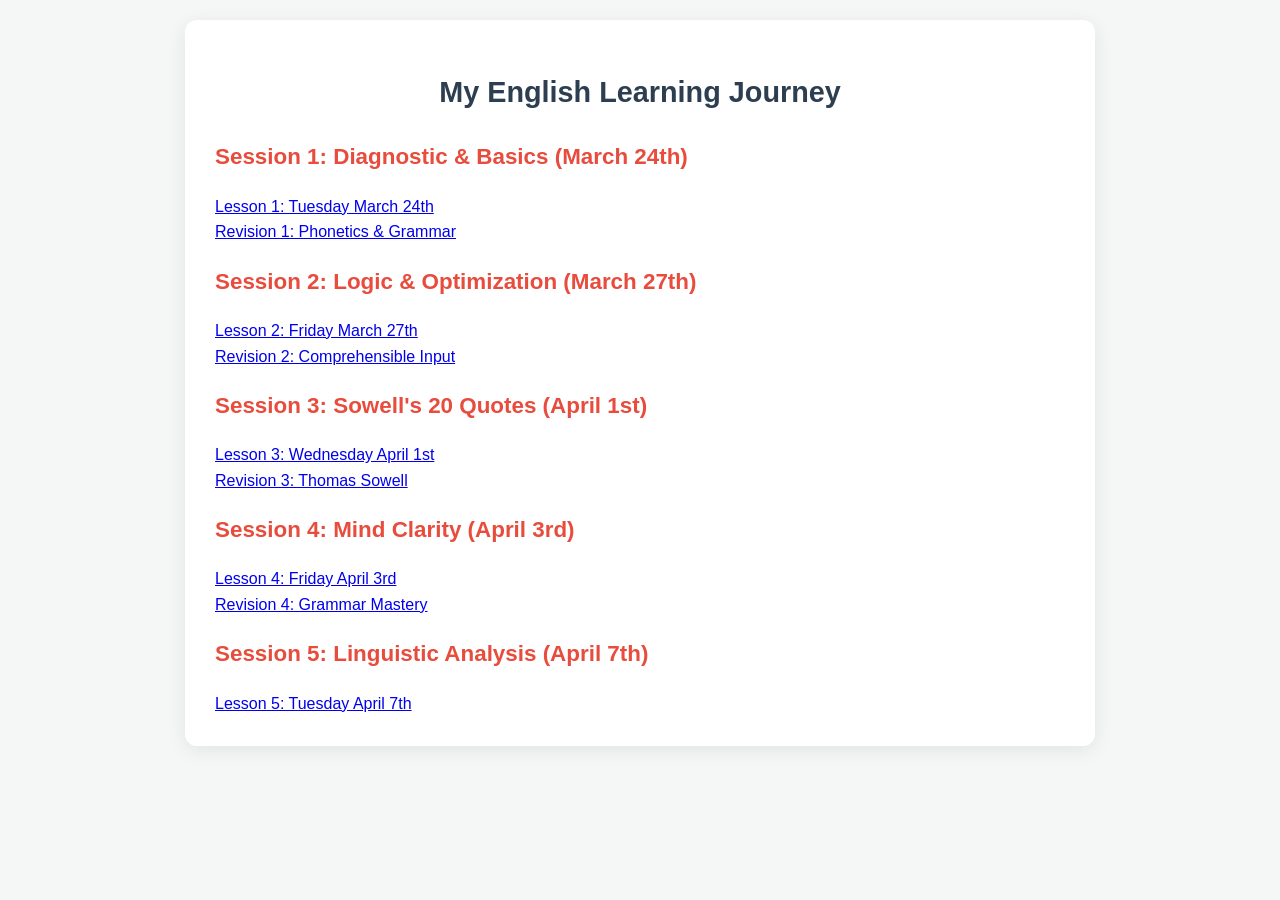
<file: index.html>
<!DOCTYPE html>
<html lang="fr">
<head>
    <meta charset="UTF-8">
    <title>English Learning Path - Mathias</title>
    <link rel="stylesheet" href="style-session.css">
</head>
<body>
    <div class="container">
        <h1 style="text-align: center;">My English Learning Journey</h1>
        
        <div class="session-block">
            <h2>Session 1: Diagnostic & Basics (March 24th)</h2>
            <div class="links">
                <a href="./lessons/lesson-01-tuesday-2026-03-24.html" class="btn">Lesson 1: Tuesday March 24th</a><br>
                <a href="./revisions/revision-01-tuesday-2026-03-24.html" class="btn-rev">Revision 1: Phonetics & Grammar</a>
            </div>
        </div>

        <div class="session-block">
            <h2>Session 2: Logic & Optimization (March 27th)</h2>
            <div class="links">
                <a href="./lessons/lesson-02-friday-2026-03-27.html" class="btn">Lesson 2: Friday March 27th</a><br>
                <a href="./revisions/revision-02-friday-2026-03-27.html" class="btn-rev">Revision 2: Comprehensible Input</a>
            </div>
        </div>

        <div class="session-block">
            <h2>Session 3: Sowell's 20 Quotes (April 1st)</h2>
            <div class="links">
                <a href="./lessons/lesson-03-wednesday-2026-04.html" class="btn">Lesson 3: Wednesday April 1st</a><br>
                <a href="./revisions/revision-03-wednesday-2026-04.html">Revision 3: Thomas Sowell</a>
            </div>
        </div>

        <div class="session-block">
            <h2>Session 4: Mind Clarity (April 3rd)</h2>
            <div class="links">
                <a href="./lessons/lesson-04-friday-2026-04-03.html" class="btn">Lesson 4: Friday April 3rd</a><br>
                <a href="./revisions/revision-04-friday-2026-04-03.html">Revision 4: Grammar Mastery</a>
            </div>
        </div>
        <div class="session-block">
            <h2>Session 5: Linguistic Analysis (April 7th)</h2>
            <div class="links">
                <a href="./lessons/lesson-05-tuesday-2026-04-07.html" class="btn">Lesson 5: Tuesday April 7th</a><br>
                
            </div>
        </div>
    </div>
</body>
</html>
</file>
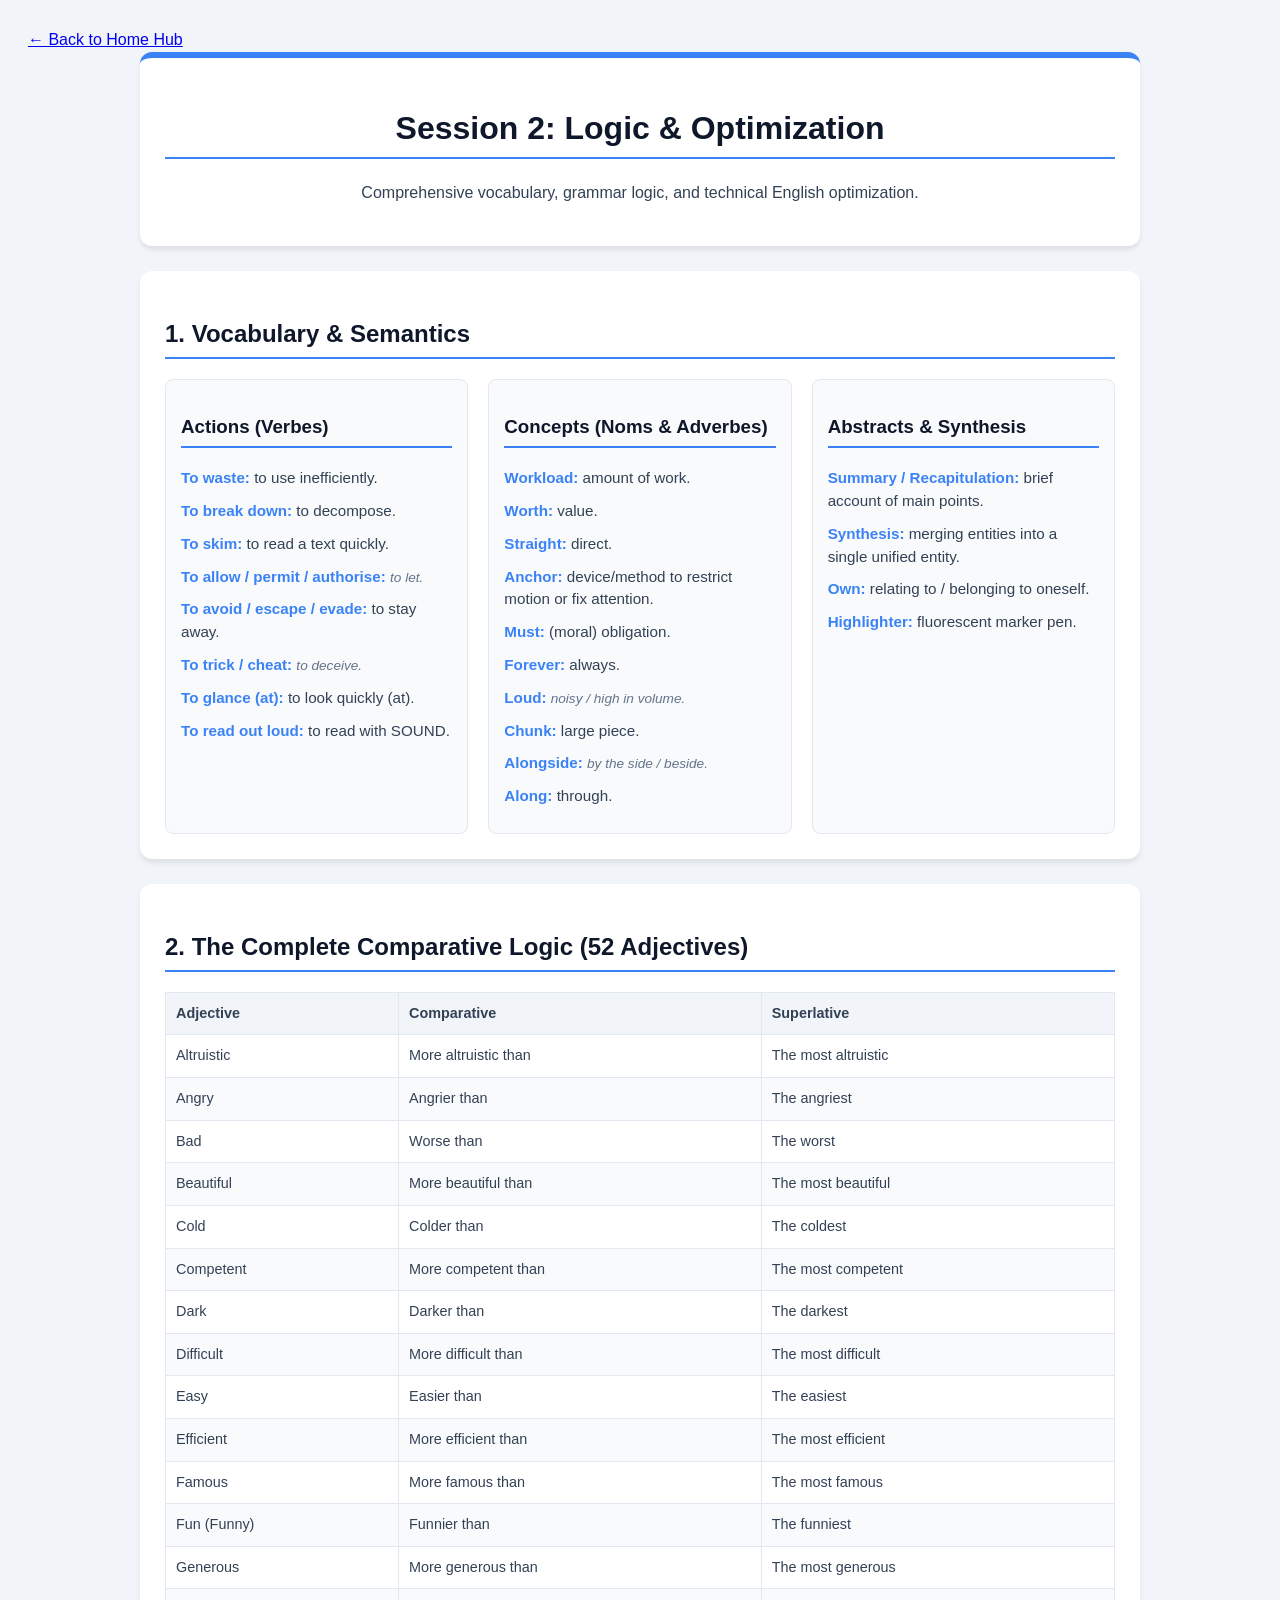
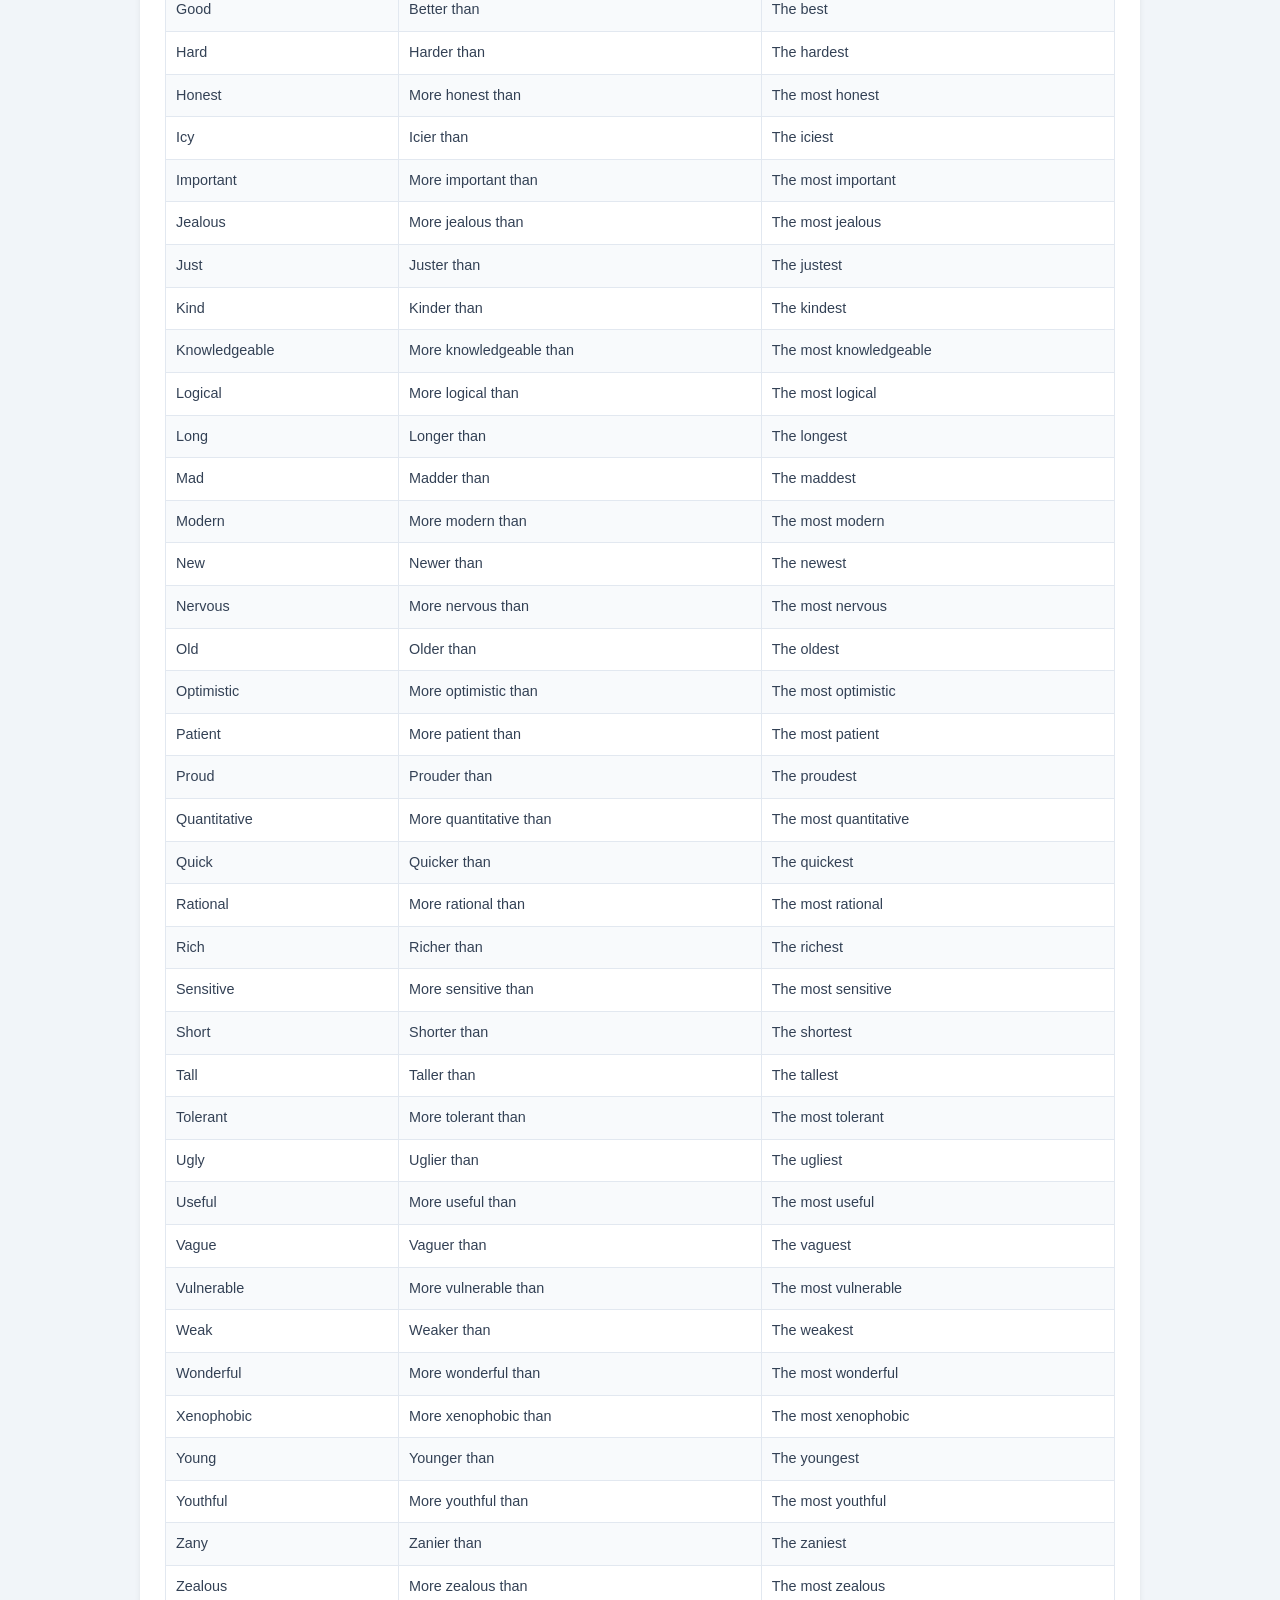
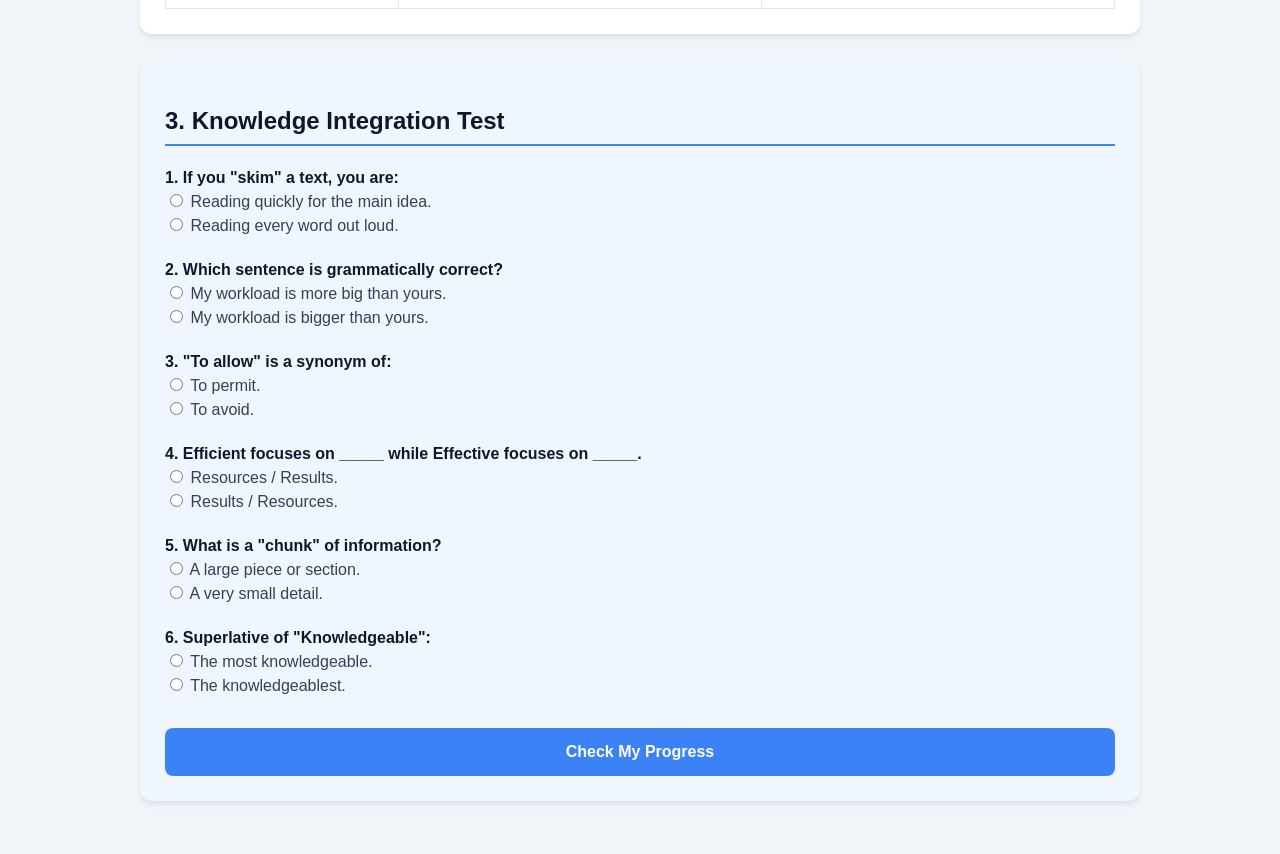
<file: lessons/friday-2026-03-27.html>
<!DOCTYPE html>
<html lang="en">
<head>
    <meta charset="UTF-8">
    <meta name="viewport" content="width=device-width, initial-scale=1.0">
    <title>Friday March 27th</title>
    <style>
        :root { --primary: #0f172a; --accent: #3b82f6; --bg: #f1f5f9; --white: #ffffff; }
        body { font-family: 'Inter', sans-serif; background: var(--bg); color: #334155; line-height: 1.5; padding: 20px; }
        .container { max-width: 1000px; margin: 0 auto; }
        .card { background: var(--white); padding: 25px; border-radius: 12px; box-shadow: 0 4px 6px -1px rgba(0,0,0,0.1); margin-bottom: 25px; }
        h1, h2, h3 { color: var(--primary); border-bottom: 2px solid var(--accent); padding-bottom: 5px; }
        
        /* Vocabulary Grid */
        .vocab-section { display: grid; grid-template-columns: repeat(auto-fit, minmax(300px, 1fr)); gap: 20px; }
        .vocab-group { background: #f8fafc; padding: 15px; border-radius: 8px; border: 1px solid #e2e8f0; }
        .vocab-item { margin-bottom: 10px; font-size: 0.95rem; }
        .word { font-weight: bold; color: var(--accent); }
        .syn { color: #64748b; font-style: italic; font-size: 0.85rem; }

        /* Comparison Table */
        .scroll-table { overflow-x: auto; margin-top: 20px; }
        table { width: 100%; border-collapse: collapse; background: white; }
        th, td { border: 1px solid #e2e8f0; padding: 10px; text-align: left; font-size: 0.9rem; }
        th { background: #f1f5f9; position: sticky; top: 0; }
        tr:nth-child(even) { background: #f8fafc; }

        /* Quiz */
        .quiz-container { background: #eff6ff; padding: 25px; border-radius: 12px; }
        .question { font-weight: 600; margin-top: 20px; display: block; color: var(--primary); }
        .btn { background: var(--accent); color: white; border: none; padding: 15px; border-radius: 8px; cursor: pointer; width: 100%; font-weight: bold; margin-top: 30px; font-size: 1rem; }
        .feedback { margin-top: 20px; padding: 15px; border-radius: 8px; display: none; text-align: center; font-weight: bold; }
    </style>
</head>
<body>
<nav><a href="../index.html">← Back to Home Hub</a></nav>
<div class="container">
    <header class="card" style="text-align: center; border-top: 6px solid var(--accent);">
        <h1>Session 2: Logic & Optimization</h1>
        <p>Comprehensive vocabulary, grammar logic, and technical English optimization.</p>
    </header>

    <section class="card">
        <h2>1. Vocabulary & Semantics</h2>
        <div class="vocab-section">
            <div class="vocab-group">
                <h3>Actions (Verbes)</h3>
                <div class="vocab-item"><span class="word">To waste:</span> to use inefficiently.</div>
                <div class="vocab-item"><span class="word">To break down:</span> to decompose.</div>
                <div class="vocab-item"><span class="word">To skim:</span> to read a text quickly.</div>
                <div class="vocab-item"><span class="word">To allow / permit / authorise:</span> <span class="syn">to let.</span></div>
                <div class="vocab-item"><span class="word">To avoid / escape / evade:</span> to stay away.</div>
                <div class="vocab-item"><span class="word">To trick / cheat:</span> <span class="syn">to deceive.</span></div>
                <div class="vocab-item"><span class="word">To glance (at):</span> to look quickly (at).</div>
                <div class="vocab-item"><span class="word">To read out loud:</span> to read with SOUND.</div>
            </div>
            <div class="vocab-group">
                <h3>Concepts (Noms & Adverbes)</h3>
                <div class="vocab-item"><span class="word">Workload:</span> amount of work.</div>
                <div class="vocab-item"><span class="word">Worth:</span> value.</div>
                <div class="vocab-item"><span class="word">Straight:</span> direct.</div>
                <div class="vocab-item"><span class="word">Anchor:</span> device/method to restrict motion or fix attention.</div>
                <div class="vocab-item"><span class="word">Must:</span> (moral) obligation.</div>
                <div class="vocab-item"><span class="word">Forever:</span> always.</div>
                <div class="vocab-item"><span class="word">Loud:</span> <span class="syn">noisy / high in volume.</span></div>
                <div class="vocab-item"><span class="word">Chunk:</span> large piece.</div>
                <div class="vocab-item"><span class="word">Alongside:</span> <span class="syn">by the side / beside.</span></div>
                <div class="vocab-item"><span class="word">Along:</span> through.</div>
            </div>
            <div class="vocab-group">
                <h3>Abstracts & Synthesis</h3>
                <div class="vocab-item"><span class="word">Summary / Recapitulation:</span> brief account of main points.</div>
                <div class="vocab-item"><span class="word">Synthesis:</span> merging entities into a single unified entity.</div>
                <div class="vocab-item"><span class="word">Own:</span> relating to / belonging to oneself.</div>
                <div class="vocab-item"><span class="word">Highlighter:</span> fluorescent marker pen.</div>
            </div>
        </div>
    </section>

    <section class="card">
        <h2>2. The Complete Comparative Logic (52 Adjectives)</h2>
        <div class="scroll-table">
            <table id="adjTable">
                <thead>
                    <tr><th>Adjective</th><th>Comparative</th><th>Superlative</th></tr>
                </thead>
                <tbody id="adjBody">
                    </tbody>
            </table>
        </div>
    </section>

    <section class="card quiz-container">
        <h2>3. Knowledge Integration Test</h2>
        <div id="quiz">
            <span class="question">1. If you "skim" a text, you are:</span>
            <label><input type="radio" name="q1" value="c"> Reading quickly for the main idea.</label><br>
            <label><input type="radio" name="q1" value="w"> Reading every word out loud.</label>

            <span class="question">2. Which sentence is grammatically correct?</span>
            <label><input type="radio" name="q2" value="w"> My workload is more big than yours.</label><br>
            <label><input type="radio" name="q2" value="c"> My workload is bigger than yours.</label>

            <span class="question">3. "To allow" is a synonym of:</span>
            <label><input type="radio" name="q3" value="c"> To permit.</label><br>
            <label><input type="radio" name="q3" value="w"> To avoid.</label>

            <span class="question">4. Efficient focuses on _____ while Effective focuses on _____.</span>
            <label><input type="radio" name="q4" value="c"> Resources / Results.</label><br>
            <label><input type="radio" name="q4" value="w"> Results / Resources.</label>

            <span class="question">5. What is a "chunk" of information?</span>
            <label><input type="radio" name="q5" value="c"> A large piece or section.</label><br>
            <label><input type="radio" name="q5" value="w"> A very small detail.</label>

            <span class="question">6. Superlative of "Knowledgeable":</span>
            <label><input type="radio" name="q6" value="c"> The most knowledgeable.</label><br>
            <label><input type="radio" name="q6" value="w"> The knowledgeablest.</label>

            <button class="btn" onclick="validateQuiz()">Check My Progress</button>
            <div id="res" class="feedback"></div>
        </div>
    </section>
</div>

<script>
    const adjectives = [
        ["Altruistic", "More altruistic than", "The most altruistic"], ["Angry", "Angrier than", "The angriest"],
        ["Bad", "Worse than", "The worst"], ["Beautiful", "More beautiful than", "The most beautiful"],
        ["Cold", "Colder than", "The coldest"], ["Competent", "More competent than", "The most competent"],
        ["Dark", "Darker than", "The darkest"], ["Difficult", "More difficult than", "The most difficult"],
        ["Easy", "Easier than", "The easiest"], ["Efficient", "More efficient than", "The most efficient"],
        ["Famous", "More famous than", "The most famous"], ["Fun (Funny)", "Funnier than", "The funniest"],
        ["Generous", "More generous than", "The most generous"], ["Good", "Better than", "The best"],
        ["Hard", "Harder than", "The hardest"], ["Honest", "More honest than", "The most honest"],
        ["Icy", "Icier than", "The iciest"], ["Important", "More important than", "The most important"],
        ["Jealous", "More jealous than", "The most jealous"], ["Just", "Juster than", "The justest"],
        ["Kind", "Kinder than", "The kindest"], ["Knowledgeable", "More knowledgeable than", "The most knowledgeable"],
        ["Logical", "More logical than", "The most logical"], ["Long", "Longer than", "The longest"],
        ["Mad", "Madder than", "The maddest"], ["Modern", "More modern than", "The most modern"],
        ["New", "Newer than", "The newest"], ["Nervous", "More nervous than", "The most nervous"],
        ["Old", "Older than", "The oldest"], ["Optimistic", "More optimistic than", "The most optimistic"],
        ["Patient", "More patient than", "The most patient"], ["Proud", "Prouder than", "The proudest"],
        ["Quantitative", "More quantitative than", "The most quantitative"], ["Quick", "Quicker than", "The quickest"],
        ["Rational", "More rational than", "The most rational"], ["Rich", "Richer than", "The richest"],
        ["Sensitive", "More sensitive than", "The most sensitive"], ["Short", "Shorter than", "The shortest"],
        ["Tall", "Taller than", "The tallest"], ["Tolerant", "More tolerant than", "The most tolerant"],
        ["Ugly", "Uglier than", "The ugliest"], ["Useful", "More useful than", "The most useful"],
        ["Vague", "Vaguer than", "The vaguest"], ["Vulnerable", "More vulnerable than", "The most vulnerable"],
        ["Weak", "Weaker than", "The weakest"], ["Wonderful", "More wonderful than", "The most wonderful"],
        ["Xenophobic", "More xenophobic than", "The most xenophobic"], ["Young", "Younger than", "The youngest"],
        ["Youthful", "More youthful than", "The most youthful"], ["Zany", "Zanier than", "The zaniest"],
        ["Zealous", "More zealous than", "The most zealous"]
    ];

    const body = document.getElementById('adjBody');
    adjectives.forEach(a => {
        body.innerHTML += `<tr><td>${a[0]}</td><td>${a[1]}</td><td>${a[2]}</td></tr>`;
    });

    function validateQuiz() {
        const correctAnswers = { q1: 'c', q2: 'c', q3: 'c', q4: 'c', q5: 'c', q6: 'c' };
        let score = 0;
        let total = 6;
        for (let q in correctAnswers) {
            const sel = document.querySelector(`input[name="${q}"]:checked`);
            if (sel && sel.value === correctAnswers[q]) score++;
        }
        const res = document.getElementById('res');
        res.style.display = 'block';
        res.style.background = score === total ? "#dcfce7" : "#fee2e2";
        res.style.color = score === total ? "#166534" : "#991b1b";
        res.innerHTML = `Final Score: ${score}/${total}. ` + (score === total ? "Mastery Achieved!" : "Check the definitions and the table above.");
    }
</script>

</body>
</html>
</file>
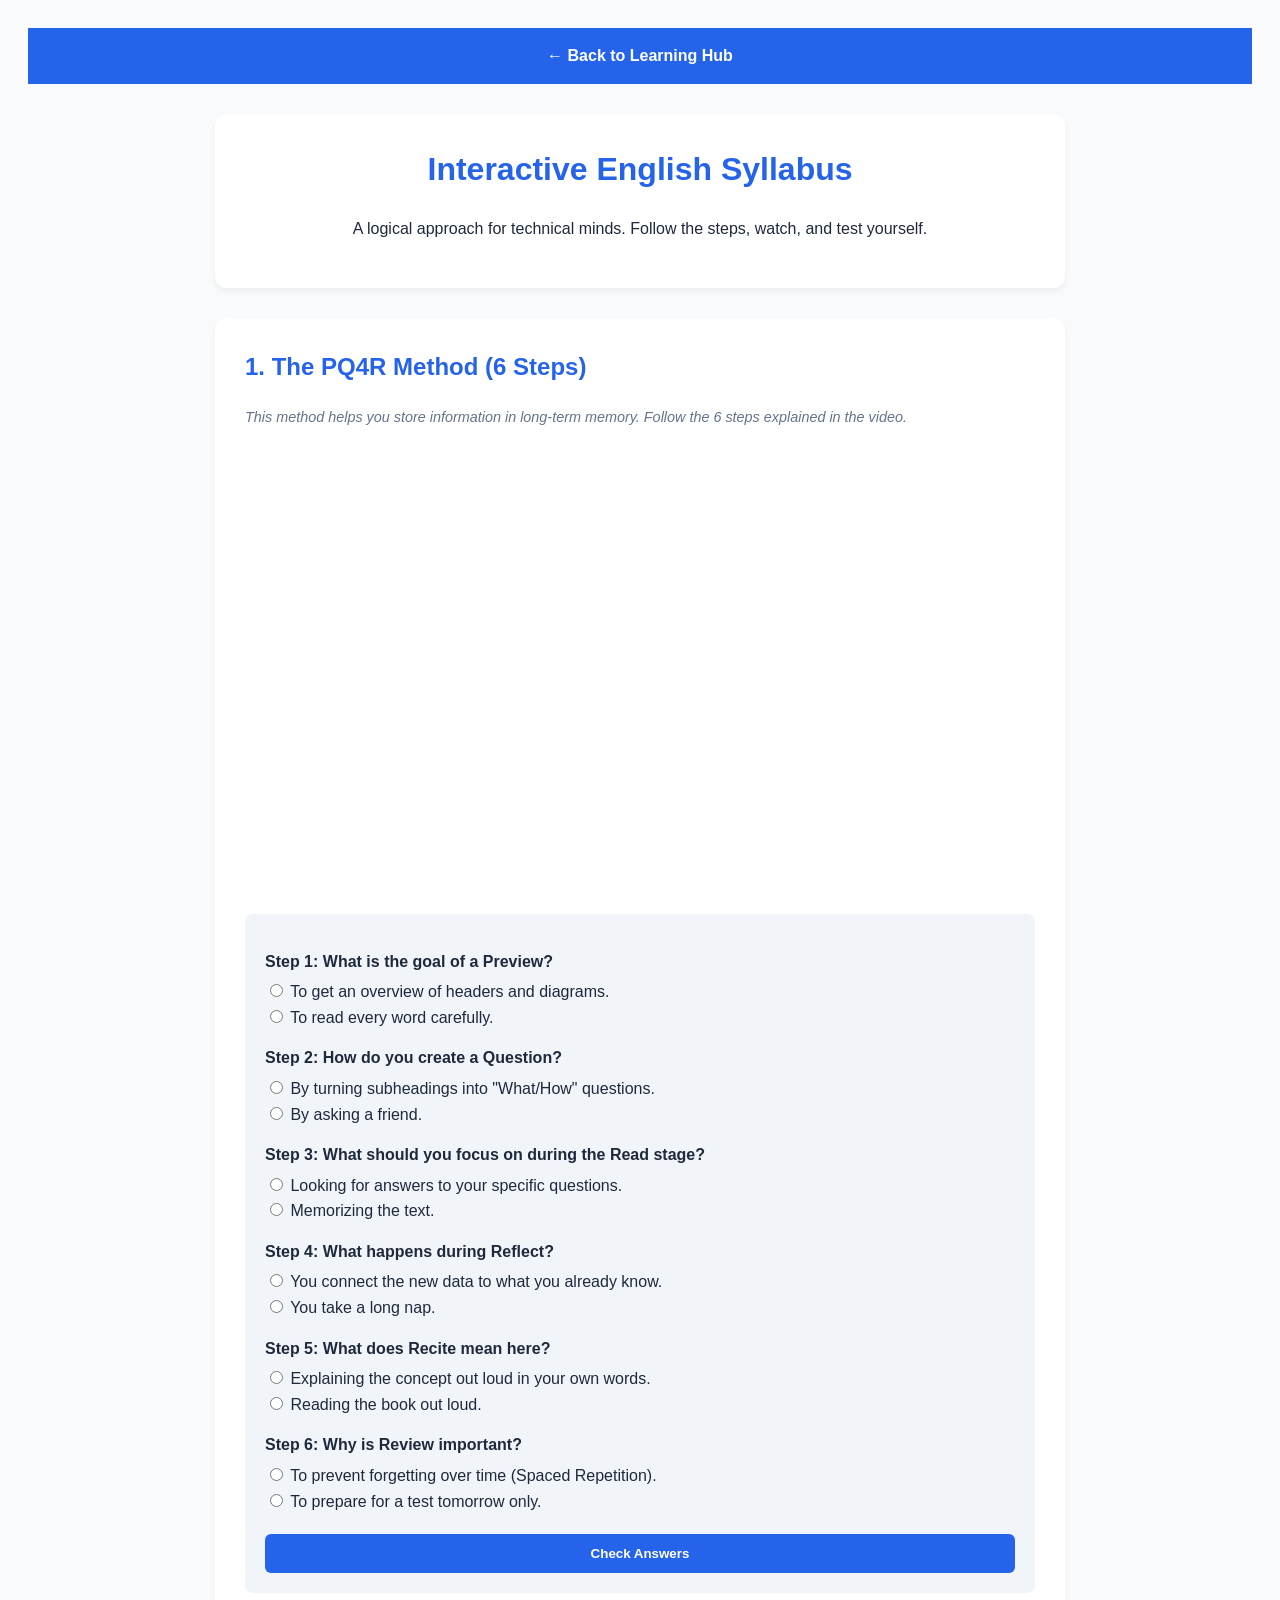
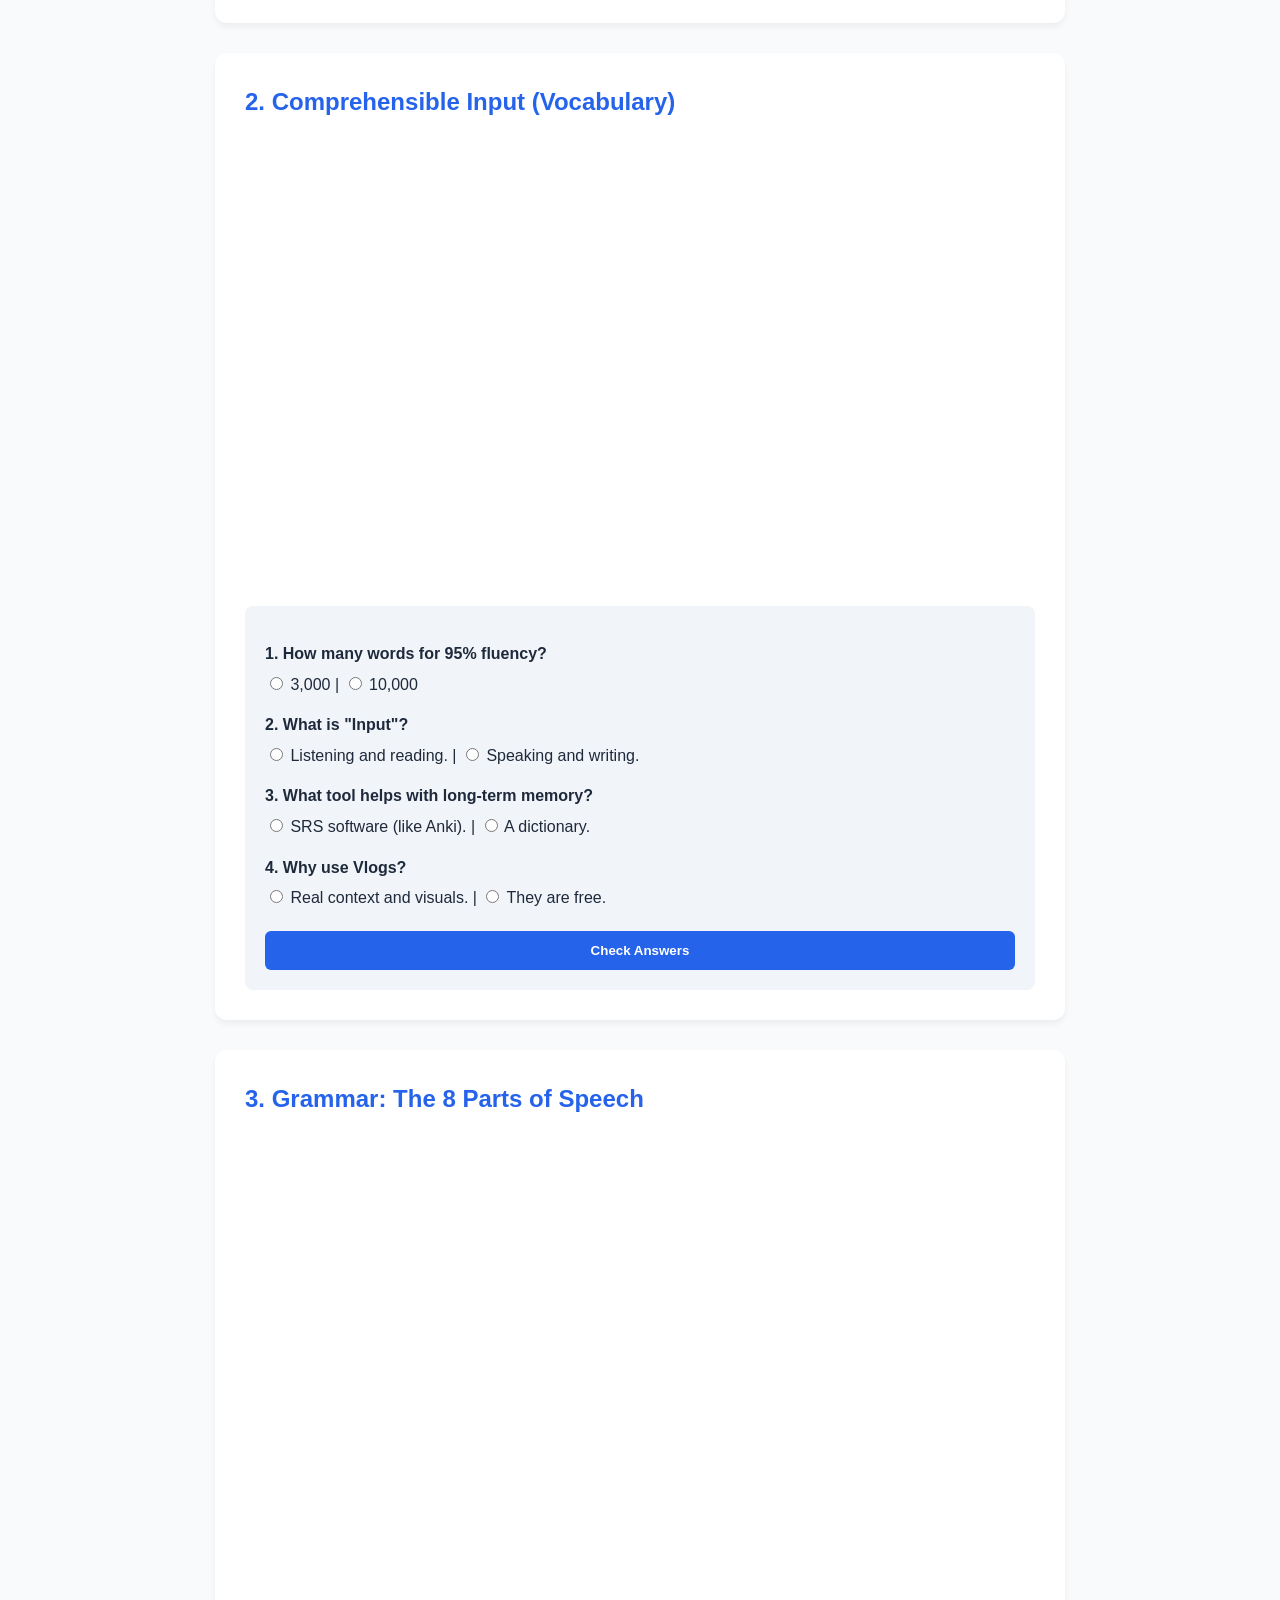
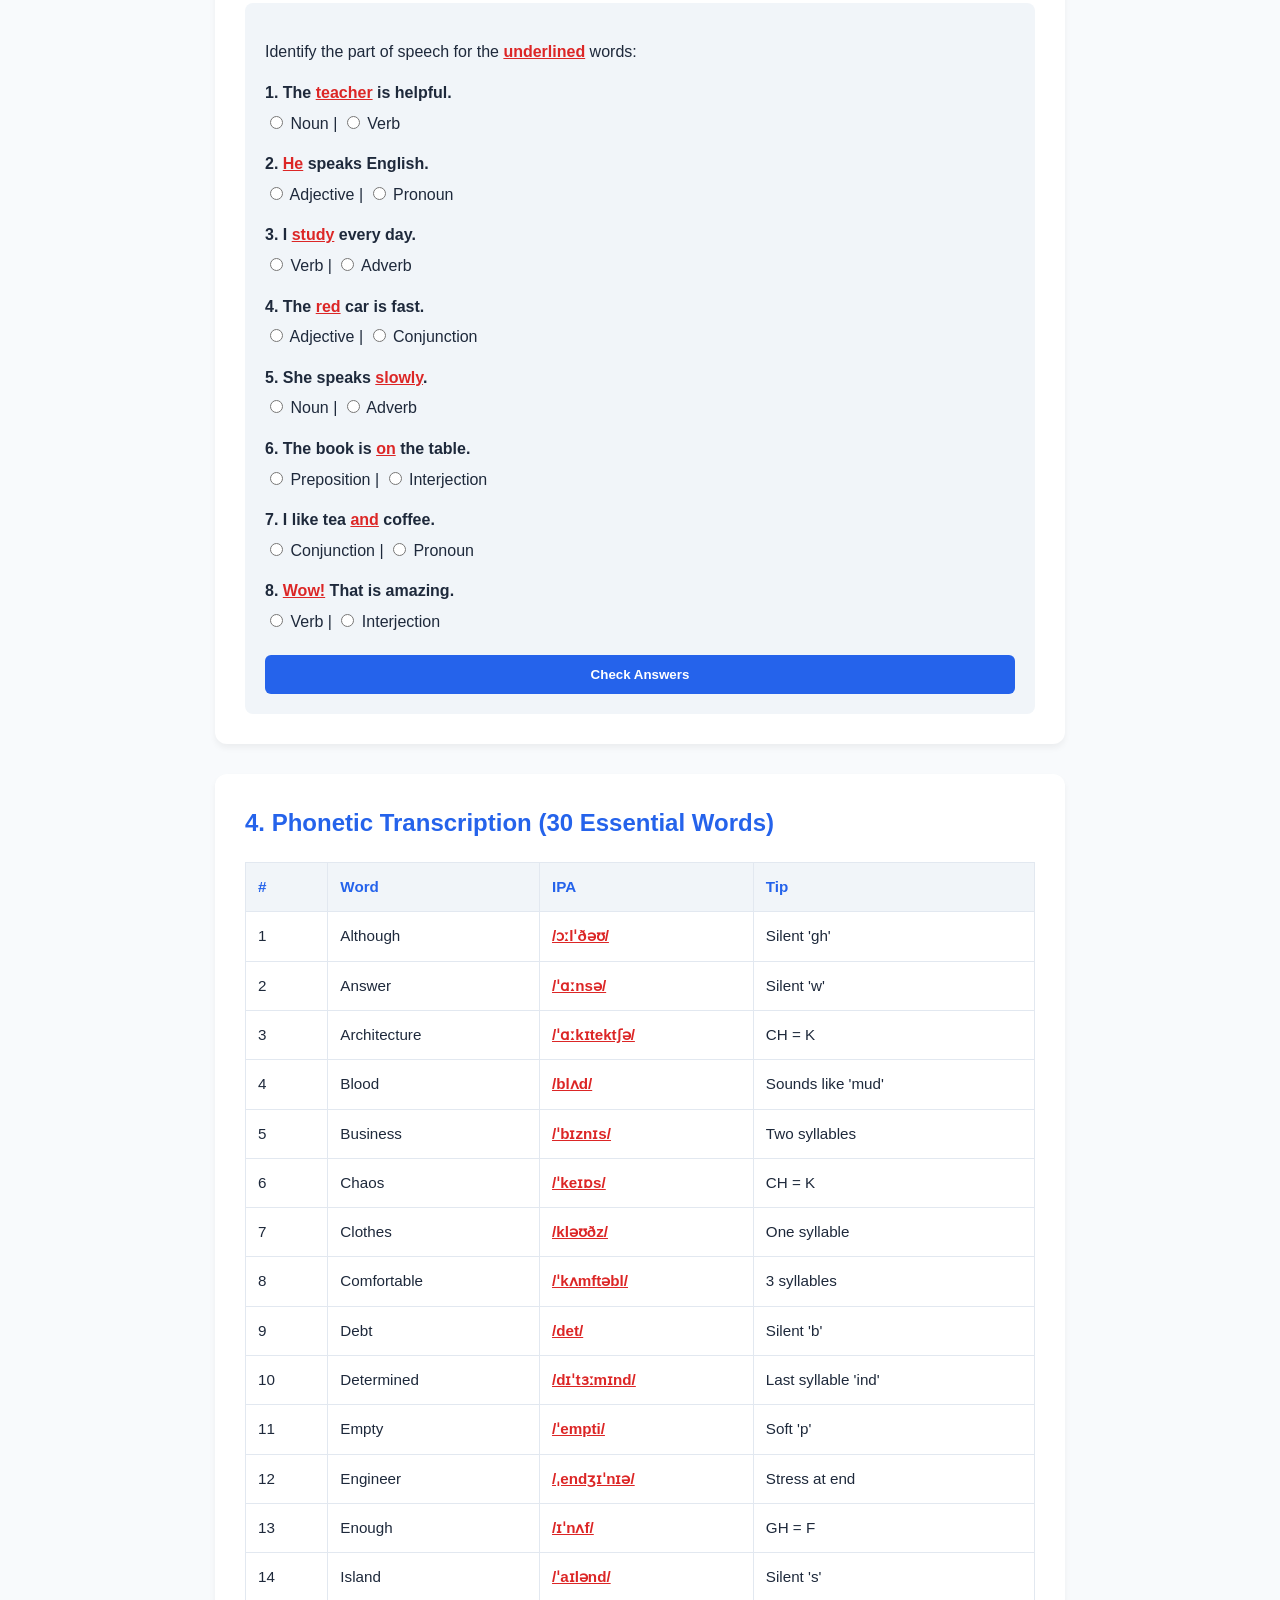
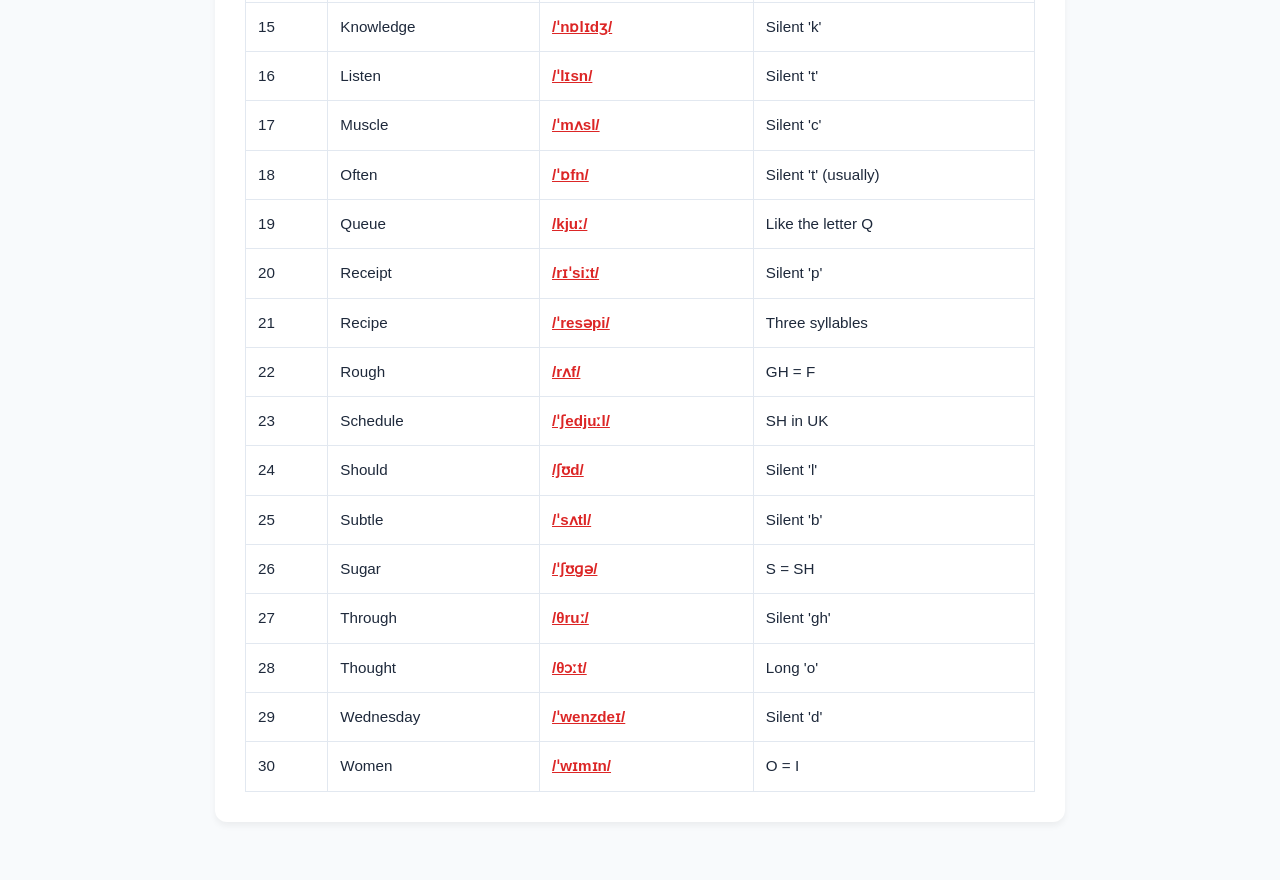
<file: lessons/lesson-01-tuesday-2026-03-24.html>
<!DOCTYPE html>
<html lang="en">
<head>
    <meta charset="UTF-8">
    <meta name="viewport" content="width=device-width, initial-scale=1.0">
    <title>Structured English Path - Laurent</title>
    <link rel="stylesheet" href="./css/style-tuesday-2026-03-24.css">
    <style>
        nav { background: var(--primary); padding: 15px; text-align: center; margin-bottom: 30px; }
        nav a { color: white; text-decoration: none; font-weight: bold; }
        
    </style>
</head>
<body>
<nav><a href="../index.html">← Back to Learning Hub</a></nav>
<div class="container">
    <header class="card" style="text-align:center;">
        <h1>Interactive English Syllabus</h1>
        <p>A logical approach for technical minds. Follow the steps, watch, and test yourself.</p>
    </header>

    <section class="card">
        <h2>1. The PQ4R Method (6 Steps)</h2>
        <p class="explanation">This method helps you store information in long-term memory. Follow the 6 steps explained in the video.</p>
        <div class="video-container">
            <iframe src="https://www.youtube.com/embed/FRfVzF8Tk0c" frameborder="0" allowfullscreen></iframe>
        </div>
        <div class="quiz-box" id="quiz-pq4r">
            <span class="question">Step 1: What is the goal of a Preview?</span>
            <label><input type="radio" name="p1" value="c"> To get an overview of headers and diagrams.</label><br>
            <label><input type="radio" name="p1" value="w"> To read every word carefully.</label>

            <span class="question">Step 2: How do you create a Question?</span>
            <label><input type="radio" name="p2" value="c"> By turning subheadings into "What/How" questions.</label><br>
            <label><input type="radio" name="p2" value="w"> By asking a friend.</label>

            <span class="question">Step 3: What should you focus on during the Read stage?</span>
            <label><input type="radio" name="p3" value="c"> Looking for answers to your specific questions.</label><br>
            <label><input type="radio" name="p3" value="w"> Memorizing the text.</label>

            <span class="question">Step 4: What happens during Reflect?</span>
            <label><input type="radio" name="p4" value="c"> You connect the new data to what you already know.</label><br>
            <label><input type="radio" name="p4" value="w"> You take a long nap.</label>

            <span class="question">Step 5: What does Recite mean here?</span>
            <label><input type="radio" name="p5" value="c"> Explaining the concept out loud in your own words.</label><br>
            <label><input type="radio" name="p5" value="w"> Reading the book out loud.</label>

            <span class="question">Step 6: Why is Review important?</span>
            <label><input type="radio" name="p6" value="c"> To prevent forgetting over time (Spaced Repetition).</label><br>
            <label><input type="radio" name="p6" value="w"> To prepare for a test tomorrow only.</label>

            <button class="btn" onclick="checkQuiz('quiz-pq4r')">Check Answers</button>
            <div class="result" id="res-quiz-pq4r"></div>
        </div>
    </section>

    <section class="card">
        <h2>2. Comprehensible Input (Vocabulary)</h2>
        <div class="video-container">
            <iframe src="https://www.youtube.com/embed/bo47JoSxl1s" frameborder="0" allowfullscreen></iframe>
        </div>
        <div class="quiz-box" id="quiz-vocab">
            <span class="question">1. How many words for 95% fluency?</span>
            <label><input type="radio" name="v1" value="c"> 3,000</label> | <label><input type="radio" name="v1" value="w"> 10,000</label>
            
            <span class="question">2. What is "Input"?</span>
            <label><input type="radio" name="v2" value="c"> Listening and reading.</label> | <label><input type="radio" name="v2" value="w"> Speaking and writing.</label>

            <span class="question">3. What tool helps with long-term memory?</span>
            <label><input type="radio" name="v3" value="c"> SRS software (like Anki).</label> | <label><input type="radio" name="v3" value="w"> A dictionary.</label>

            <span class="question">4. Why use Vlogs?</span>
            <label><input type="radio" name="v4" value="c"> Real context and visuals.</label> | <label><input type="radio" name="v4" value="w"> They are free.</label>

            <button class="btn" onclick="checkQuiz('quiz-vocab')">Check Answers</button>
            <div class="result" id="res-quiz-vocab"></div>
        </div>
    </section>

    <section class="card">
        <h2>3. Grammar: The 8 Parts of Speech</h2>
        <div class="video-container">
            <iframe src="https://www.youtube.com/embed/uEq6FWDCwSM" frameborder="0" allowfullscreen></iframe>
        </div>
        <div class="quiz-box" id="quiz-grammar">
            <p>Identify the part of speech for the <b>underlined</b> words:</p>
            
            <span class="question">1. The <b>teacher</b> is helpful.</span>
            <label><input type="radio" name="g1" value="c"> Noun</label> | <label><input type="radio" name="g1" value="w"> Verb</label>

            <span class="question">2. <b>He</b> speaks English.</span>
            <label><input type="radio" name="g2" value="w"> Adjective</label> | <label><input type="radio" name="g2" value="c"> Pronoun</label>

            <span class="question">3. I <b>study</b> every day.</span>
            <label><input type="radio" name="g3" value="c"> Verb</label> | <label><input type="radio" name="g3" value="w"> Adverb</label>

            <span class="question">4. The <b>red</b> car is fast.</span>
            <label><input type="radio" name="g4" value="c"> Adjective</label> | <label><input type="radio" name="g4" value="w"> Conjunction</label>

            <span class="question">5. She speaks <b>slowly</b>.</span>
            <label><input type="radio" name="g5" value="w"> Noun</label> | <label><input type="radio" name="g5" value="c"> Adverb</label>

            <span class="question">6. The book is <b>on</b> the table.</span>
            <label><input type="radio" name="g6" value="c"> Preposition</label> | <label><input type="radio" name="g6" value="w"> Interjection</label>

            <span class="question">7. I like tea <b>and</b> coffee.</span>
            <label><input type="radio" name="g7" value="c"> Conjunction</label> | <label><input type="radio" name="g7" value="w"> Pronoun</label>

            <span class="question">8. <b>Wow!</b> That is amazing.</span>
            <label><input type="radio" name="g8" value="w"> Verb</label> | <label><input type="radio" name="g8" value="c"> Interjection</label>

            <button class="btn" onclick="checkQuiz('quiz-grammar')">Check Answers</button>
            <div class="result" id="res-quiz-grammar"></div>
        </div>
    </section>

    <section class="card">
        <h2>4. Phonetic Transcription (30 Essential Words)</h2>
        <table>
            <thead><tr><th>#</th><th>Word</th><th>IPA</th><th>Tip</th></tr></thead>
            <tbody id="phonetic-body"></tbody>
        </table>
    </section>
</div>

<script src="./js/script-tuesday-2026-03-24.js"></script>

</body>
</html>
</file>
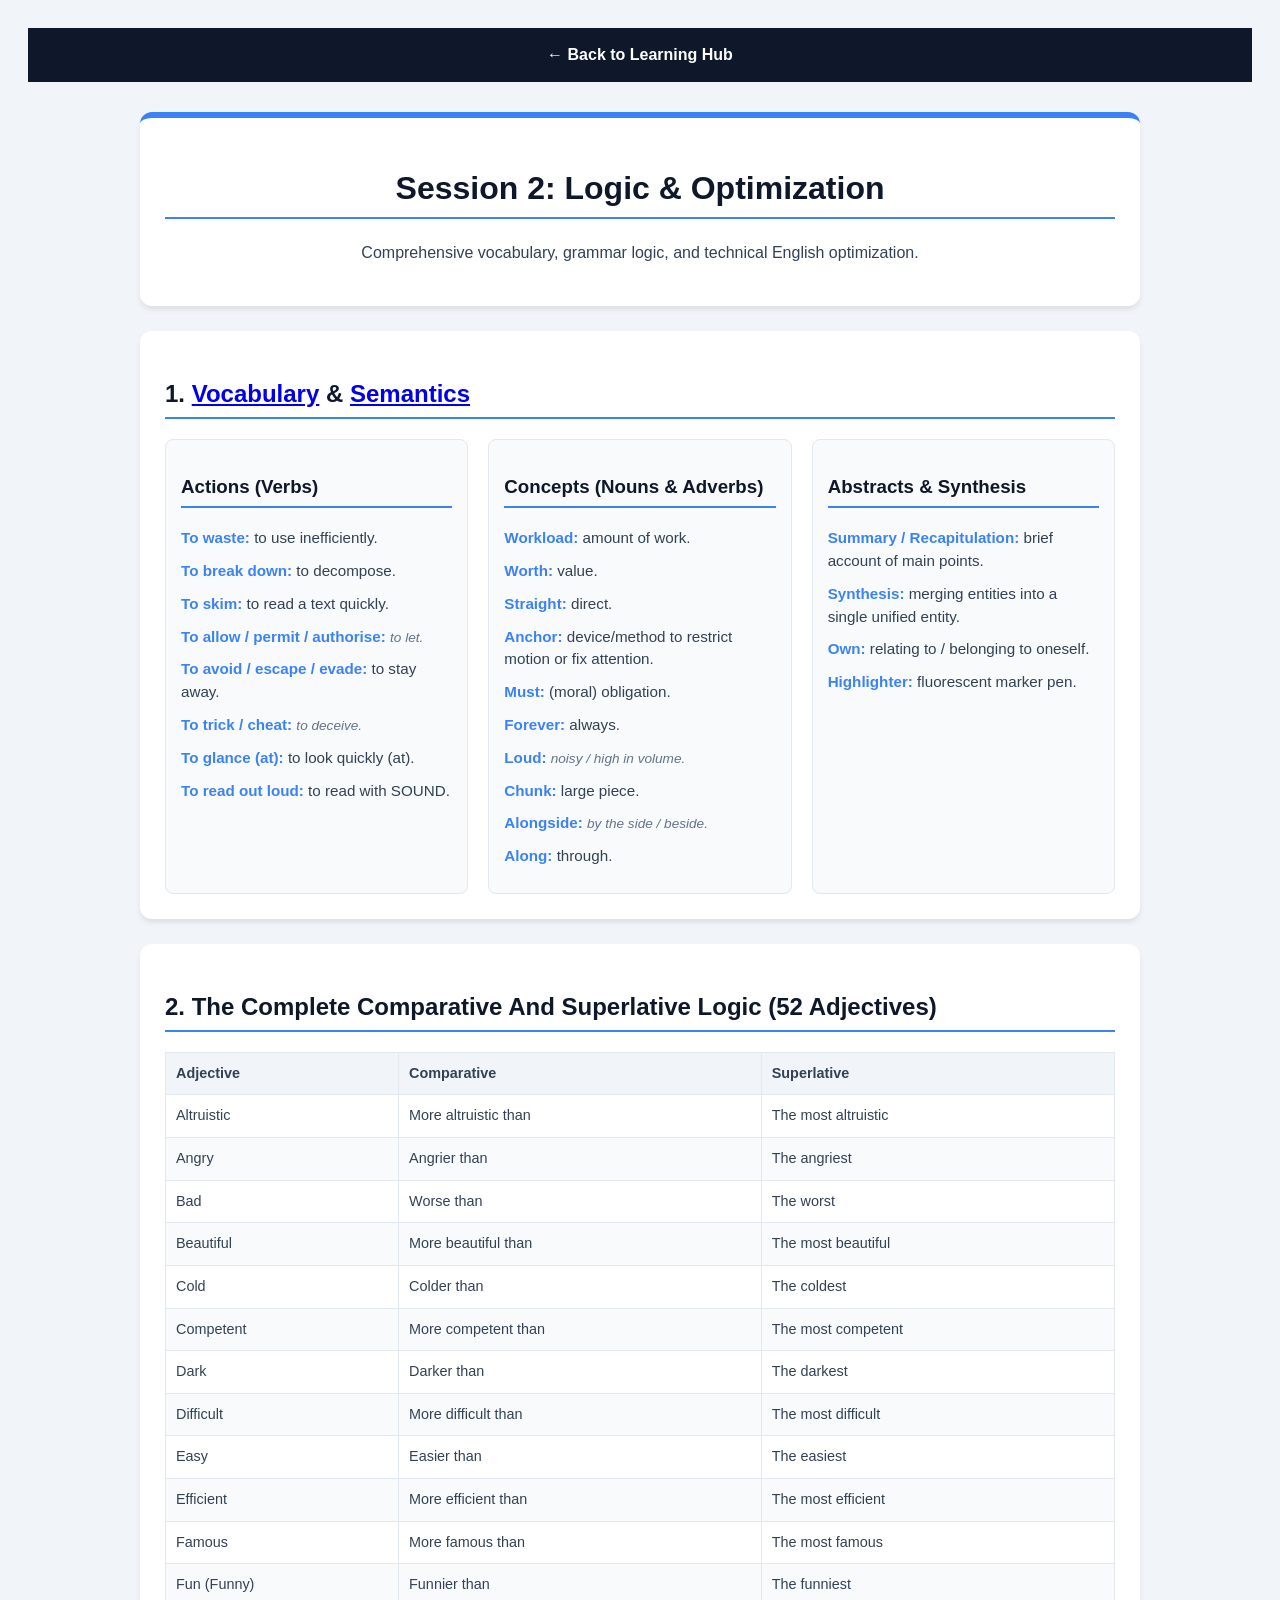
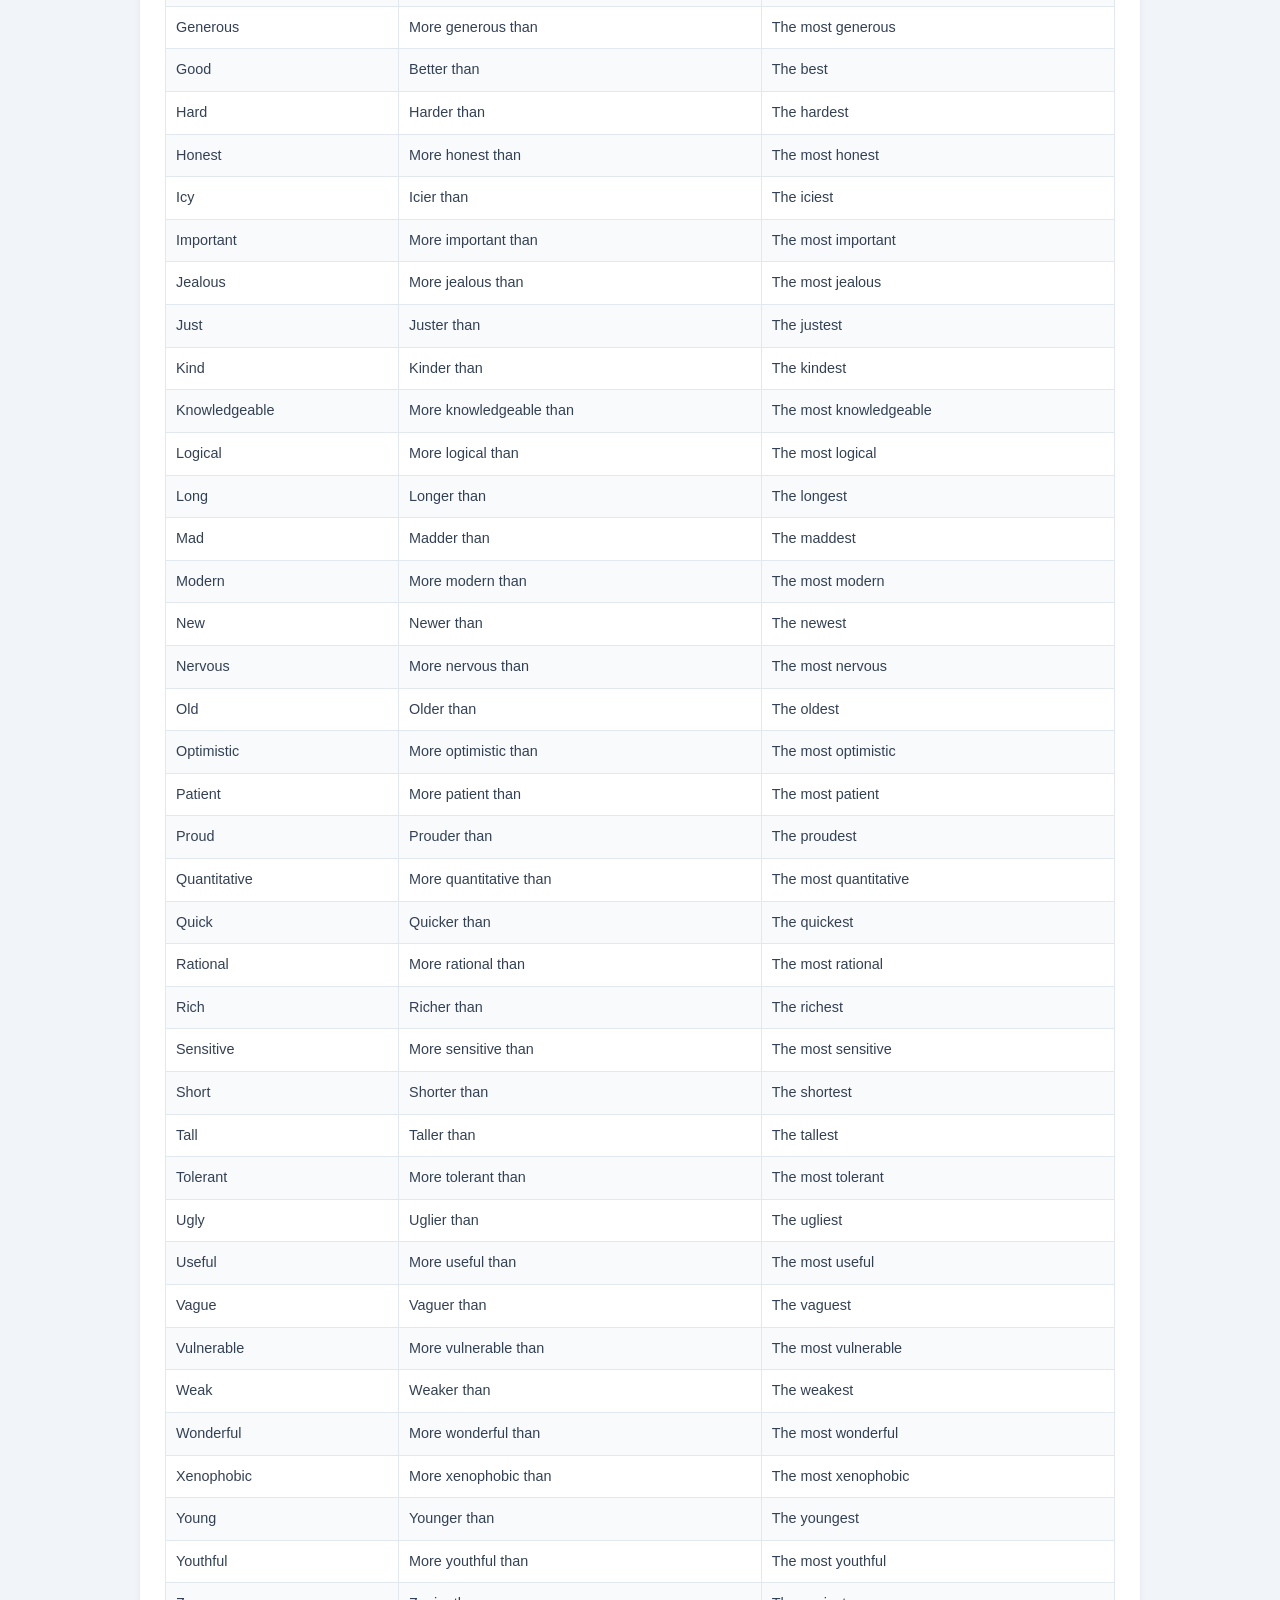
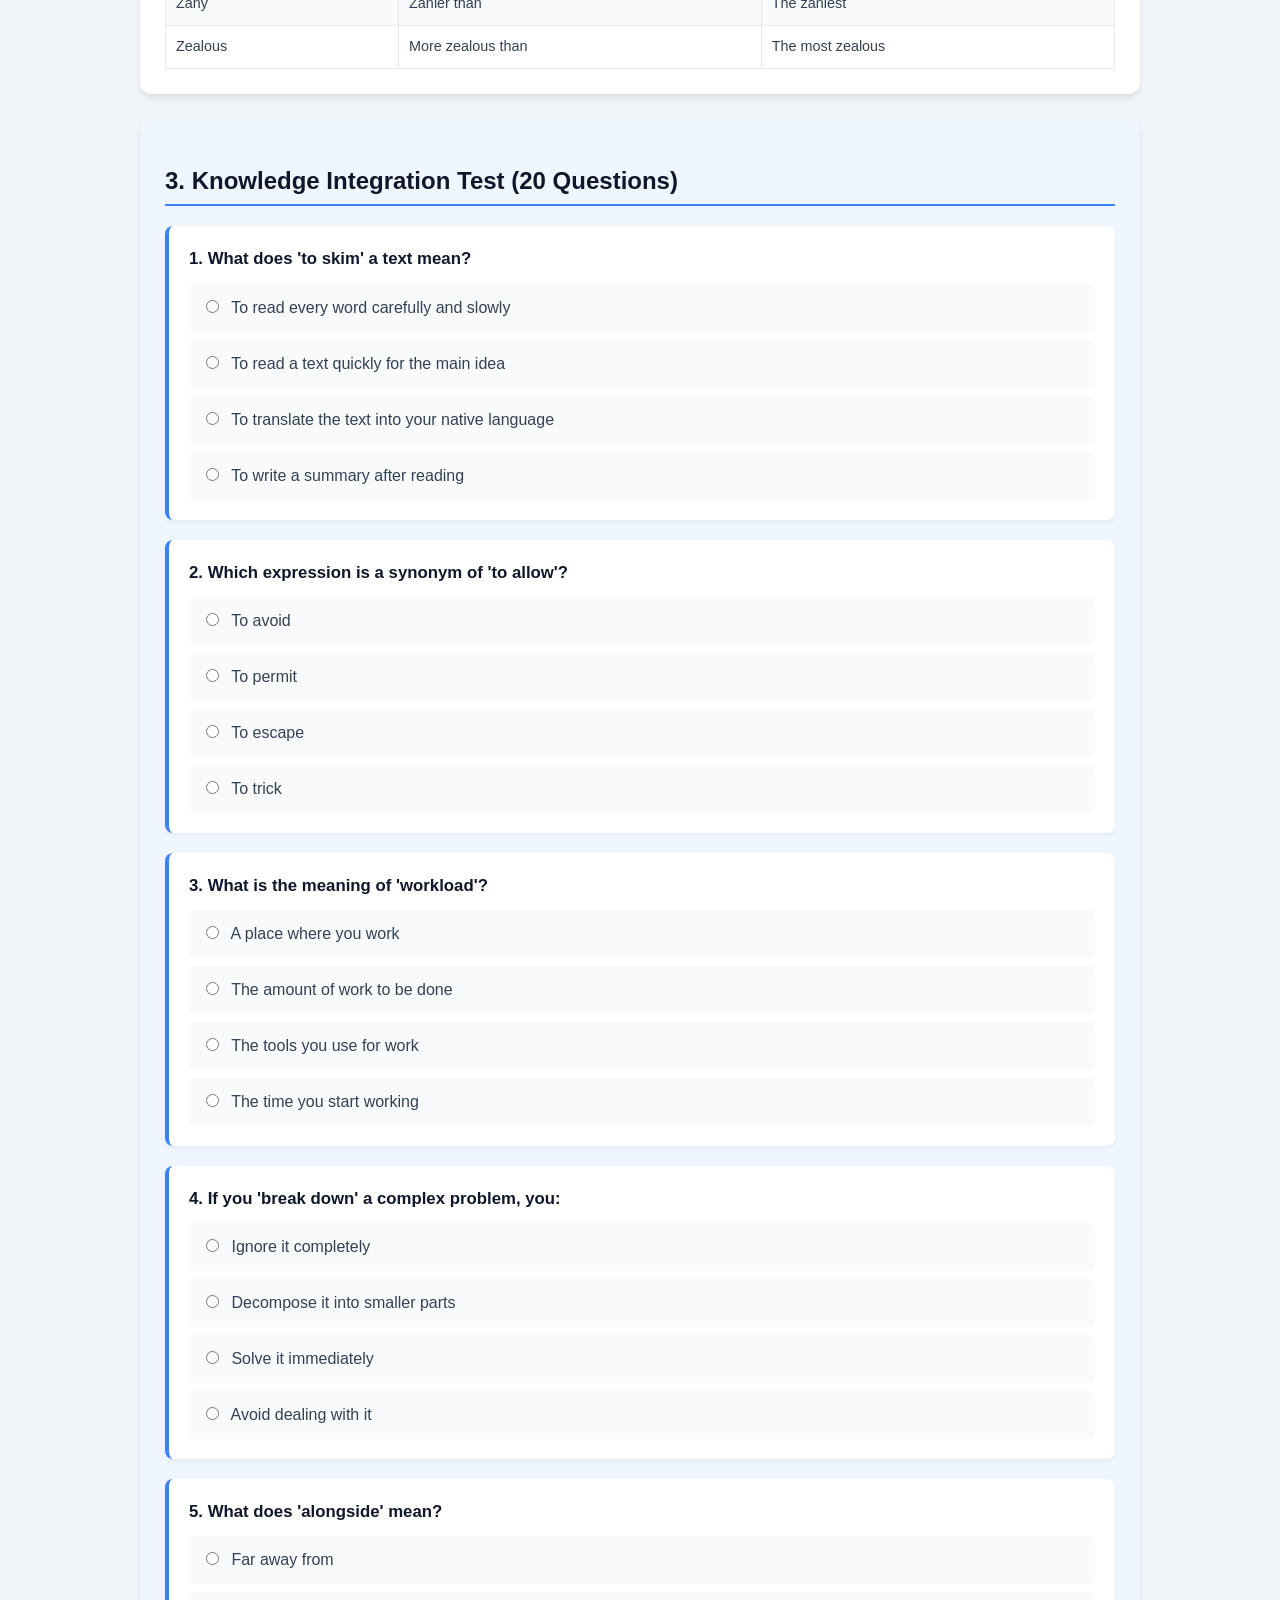
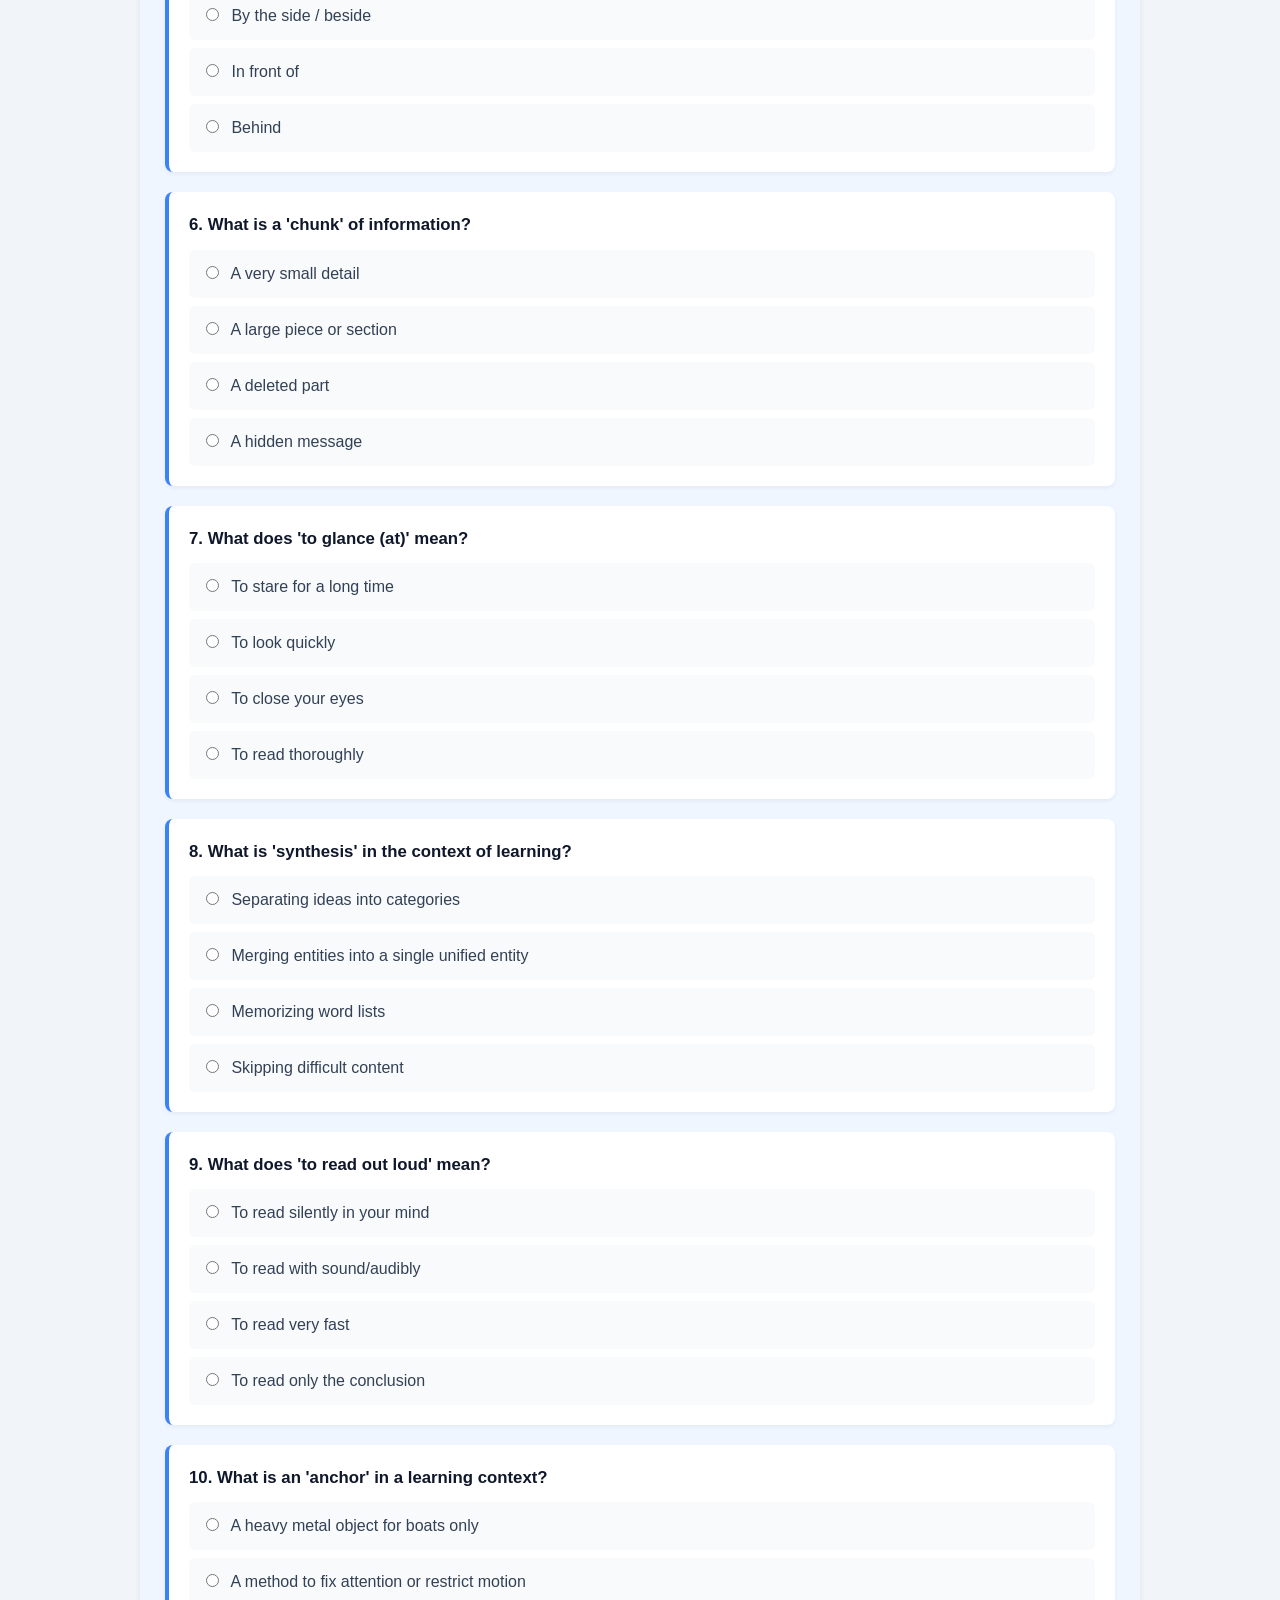
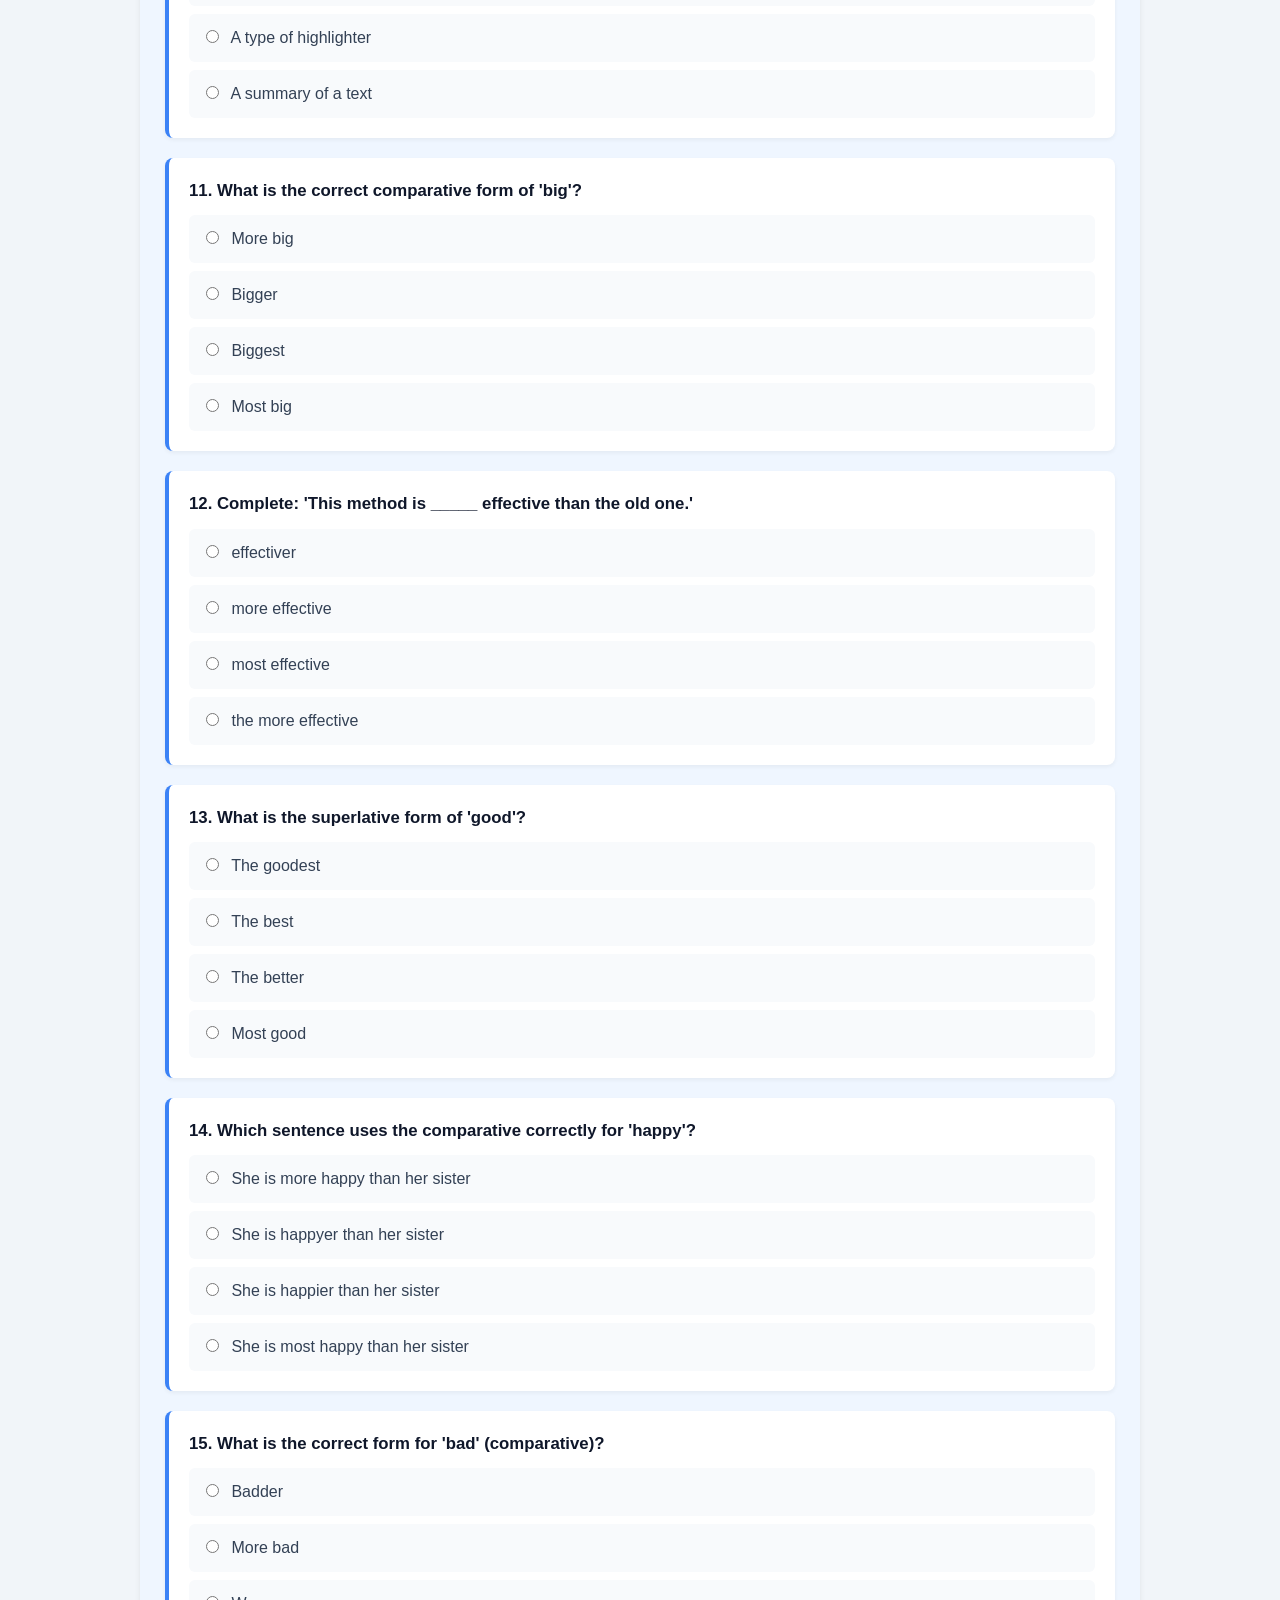
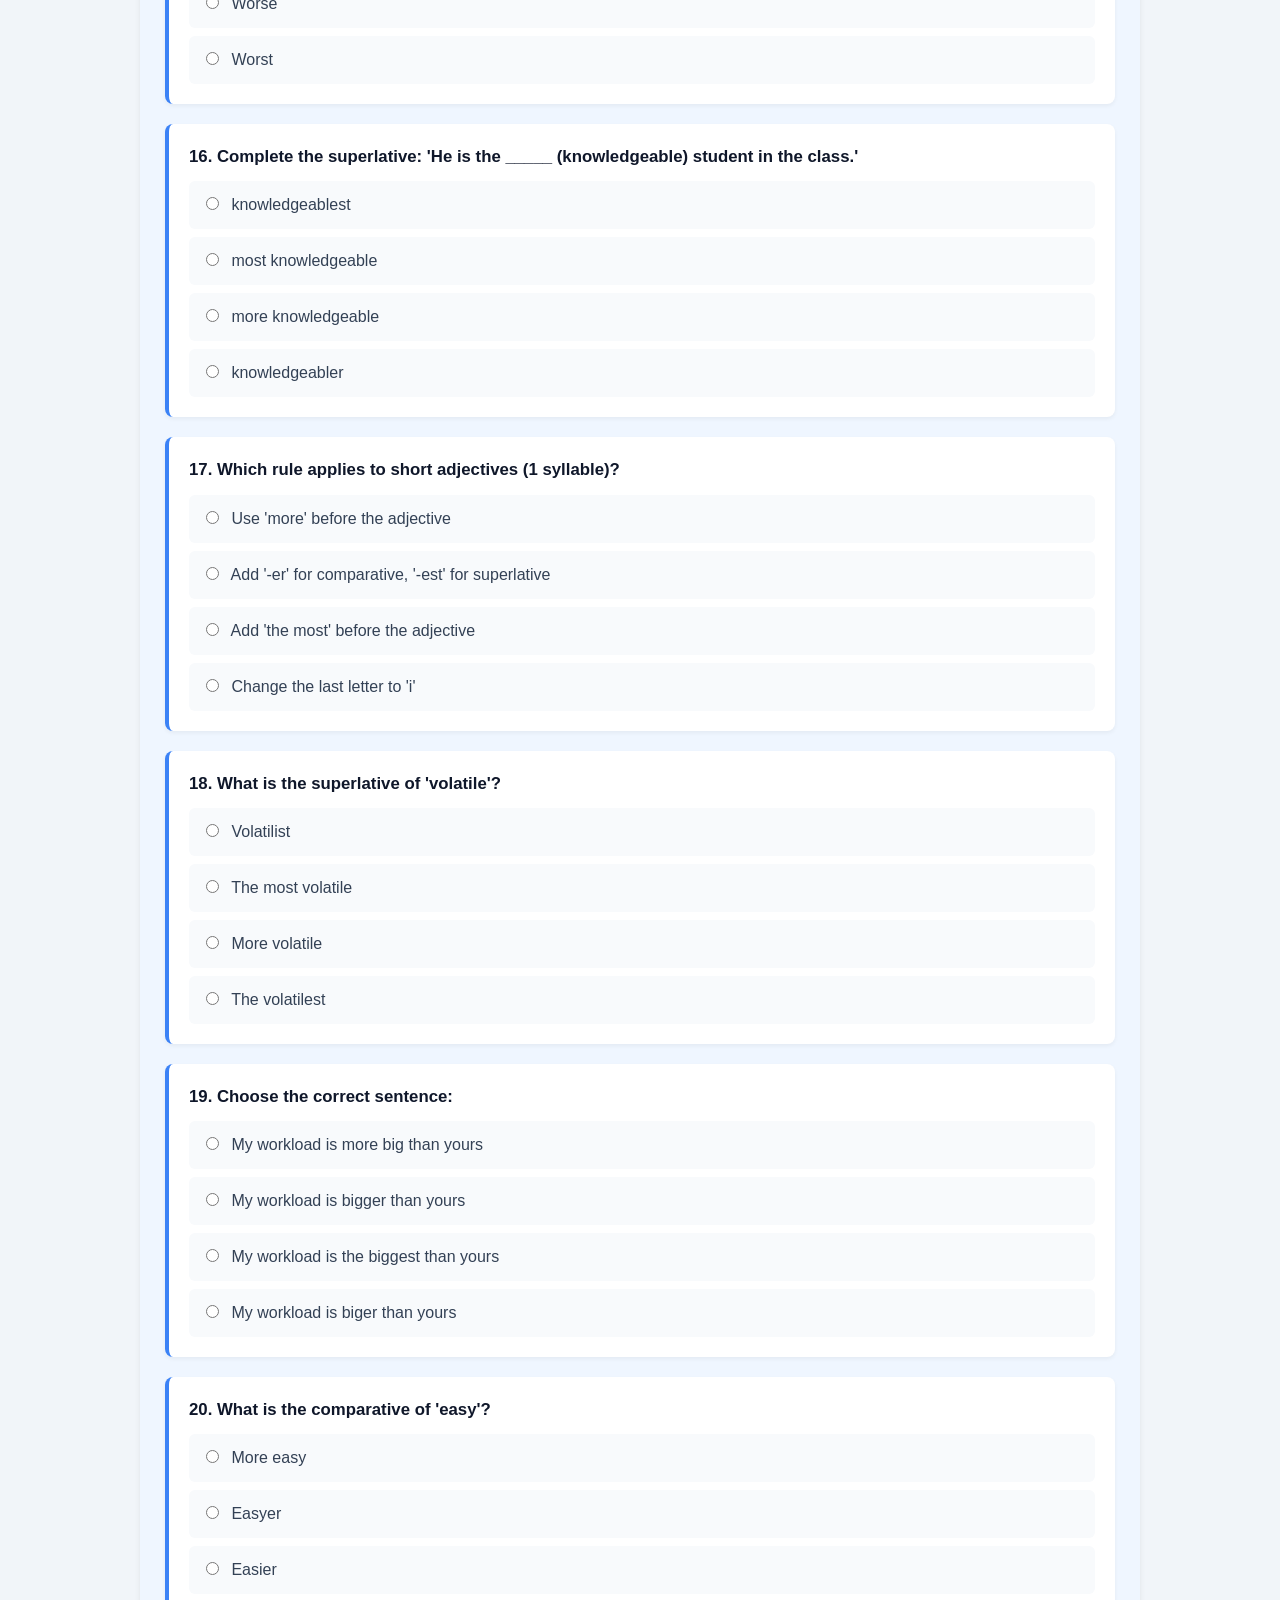
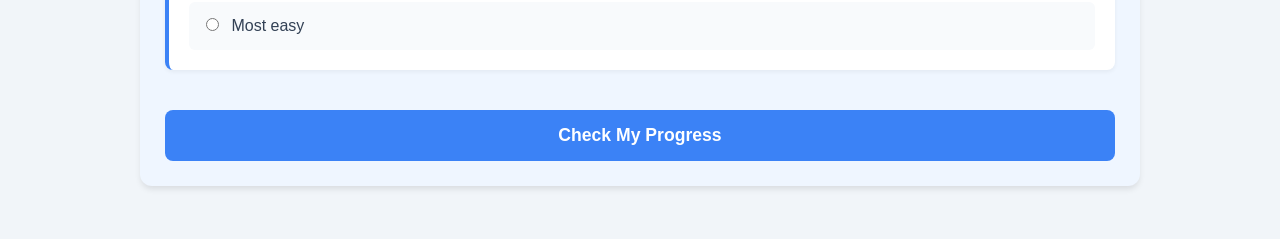
<file: lessons/lesson-02-friday-2026-03-27.html>
<!DOCTYPE html>
<html lang="en">
<head>
    <meta charset="UTF-8">
    <meta name="viewport" content="width=device-width, initial-scale=1.0">
    <title>Friday March 27th - Session 2 Quiz</title>
    <style>
        :root { --primary: #0f172a; --accent: #3b82f6; --success: #10b981; --error: #ef4444; --bg: #f1f5f9; --white: #ffffff; }
        body { font-family: 'Inter', sans-serif; background: var(--bg); color: #334155; line-height: 1.5; padding: 20px; }
        .container { max-width: 1000px; margin: 0 auto; }
        .card { background: var(--white); padding: 25px; border-radius: 12px; box-shadow: 0 4px 6px -1px rgba(0,0,0,0.1); margin-bottom: 25px; }
        h1, h2, h3 { color: var(--primary); border-bottom: 2px solid var(--accent); padding-bottom: 5px; }
        
        nav { background: var(--primary); padding: 15px; text-align: center; margin-bottom: 30px; }
        nav a { color: white; text-decoration: none; font-weight: bold; }
        
        .vocab-section { display: grid; grid-template-columns: repeat(auto-fit, minmax(300px, 1fr)); gap: 20px; }
        .vocab-group { background: #f8fafc; padding: 15px; border-radius: 8px; border: 1px solid #e2e8f0; }
        .vocab-item { margin-bottom: 10px; font-size: 0.95rem; }
        .word { font-weight: bold; color: var(--accent); }
        .syn { color: #64748b; font-style: italic; font-size: 0.85rem; }

        .scroll-table { overflow-x: auto; margin-top: 20px; }
        table { width: 100%; border-collapse: collapse; background: white; }
        th, td { border: 1px solid #e2e8f0; padding: 10px; text-align: left; font-size: 0.9rem; }
        th { background: #f1f5f9; position: sticky; top: 0; }
        tr:nth-child(even) { background: #f8fafc; }

        .quiz-container { background: #eff6ff; padding: 25px; border-radius: 12px; }
        .question-block { background: white; padding: 20px; margin-bottom: 20px; border-radius: 8px; border-left: 4px solid var(--accent); box-shadow: 0 2px 4px rgba(0,0,0,0.05); }
        .question-title { font-weight: 600; color: var(--primary); margin-bottom: 12px; font-size: 1.05rem; }
        .options { display: flex; flex-direction: column; gap: 8px; }
        .option-label { padding: 10px; background: #f8fafc; border-radius: 6px; cursor: pointer; transition: all 0.2s; border: 2px solid transparent; }
        .option-label:hover { background: #e0f2fe; border-color: #bae6fd; }
        .option-label input { margin-right: 8px; }
        .option-label.correct { background: #d1fae5; border-color: var(--success); color: #065f46; }
        .option-label.incorrect { background: #fee2e2; border-color: var(--error); color: #991b1b; }
        .option-label.selected-wrong { background: #fee2e2; border-color: var(--error); }
        
        .explanation { display: none; margin-top: 10px; padding: 10px; background: #f0f9ff; border-left: 3px solid var(--accent); border-radius: 4px; font-size: 0.9rem; color: #1e40af; font-style: italic; }
        .explanation.show { display: block; }
        
        .btn { background: var(--accent); color: white; border: none; padding: 15px; border-radius: 8px; cursor: pointer; width: 100%; font-weight: bold; margin-top: 20px; font-size: 1.1rem; transition: background 0.3s; }
        .btn:hover { background: #2563eb; }
        .btn:disabled { background: #94a3b8; cursor: not-allowed; }
        
        .score-display { text-align: center; font-size: 1.5rem; font-weight: bold; color: var(--primary); margin: 20px 0; padding: 20px; background: white; border-radius: 12px; box-shadow: 0 4px 6px -1px rgba(0,0,0,0.1); display: none; }
        .score-display.show { display: block; }
        .score-number { font-size: 2.5rem; color: var(--accent); }
        
        .results-summary { margin-top: 15px; font-size: 0.95rem; color: #64748b; }
    </style>
</head>
<body>
<nav><a href="../index.html">← Back to Learning Hub</a></nav>
<div class="container">
    <header class="card" style="text-align: center; border-top: 6px solid var(--accent);">
        <h1>Session 2: Logic & Optimization</h1>
        <p>Comprehensive vocabulary, grammar logic, and technical English optimization.</p>
    </header>

    <section class="card">
        <h2>1.  <a href="https://www.dictionary.com" target="_blank" rel="noopener noreferrer">Vocabulary</a> & <a href="https://youglish.com" target="_blank" rel="noopener noreferrer">Semantics</a></h2>
        <div class="vocab-section">
            <div class="vocab-group">
                <h3>Actions (Verbs)</h3>
                <div class="vocab-item"><span class="word">To waste:</span> to use inefficiently.</div>
                <div class="vocab-item"><span class="word">To break down:</span> to decompose.</div>
                <div class="vocab-item"><span class="word">To skim:</span> to read a text quickly.</div>
                <div class="vocab-item"><span class="word">To allow / permit / authorise:</span> <span class="syn">to let.</span></div>
                <div class="vocab-item"><span class="word">To avoid / escape / evade:</span> to stay away.</div>
                <div class="vocab-item"><span class="word">To trick / cheat:</span> <span class="syn">to deceive.</span></div>
                <div class="vocab-item"><span class="word">To glance (at):</span> to look quickly (at).</div>
                <div class="vocab-item"><span class="word">To read out loud:</span> to read with SOUND.</div>
            </div>
            <div class="vocab-group">
                <h3>Concepts (Nouns & Adverbs)</h3>
                <div class="vocab-item"><span class="word">Workload:</span> amount of work.</div>
                <div class="vocab-item"><span class="word">Worth:</span> value.</div>
                <div class="vocab-item"><span class="word">Straight:</span> direct.</div>
                <div class="vocab-item"><span class="word">Anchor:</span> device/method to restrict motion or fix attention.</div>
                <div class="vocab-item"><span class="word">Must:</span> (moral) obligation.</div>
                <div class="vocab-item"><span class="word">Forever:</span> always.</div>
                <div class="vocab-item"><span class="word">Loud:</span> <span class="syn">noisy / high in volume.</span></div>
                <div class="vocab-item"><span class="word">Chunk:</span> large piece.</div>
                <div class="vocab-item"><span class="word">Alongside:</span> <span class="syn">by the side / beside.</span></div>
                <div class="vocab-item"><span class="word">Along:</span> through.</div>
            </div>
            <div class="vocab-group">
                <h3>Abstracts & Synthesis</h3>
                <div class="vocab-item"><span class="word">Summary / Recapitulation:</span> brief account of main points.</div>
                <div class="vocab-item"><span class="word">Synthesis:</span> merging entities into a single unified entity.</div>
                <div class="vocab-item"><span class="word">Own:</span> relating to / belonging to oneself.</div>
                <div class="vocab-item"><span class="word">Highlighter:</span> fluorescent marker pen.</div>
            </div>
        </div>
    </section>

    <section class="card">
        <h2>2. The Complete Comparative And Superlative Logic (52 Adjectives)</h2>
        <div class="scroll-table">
            <table id="adjTable">
                <thead>
                    <tr><th>Adjective</th><th>Comparative</th><th>Superlative</th></tr>
                </thead>
                <tbody id="adjBody">
                    </tbody>
            </table>
        </div>
    </section>

    <section class="card quiz-container">
        <h2>3. Knowledge Integration Test (20 Questions)</h2>
        <div id="scoreDisplay" class="score-display">
            <div>Your Score</div>
            <div class="score-number"><span id="scoreValue">0</span>/20</div>
            <div id="scoreMessage" style="margin-top: 10px; font-size: 1.1rem;"></div>
            <div class="results-summary">Correct answers are marked in green, incorrect in red.</div>
        </div>
        
        <div id="quizContent">
            <!-- Questions will be inserted here by JavaScript -->
        </div>
        
        <button class="btn" id="validateBtn" onclick="validateQuiz()">Check My Progress</button>
    </section>
</div>

<script>
    const adjectives = [
        ["Altruistic", "More altruistic than", "The most altruistic"], ["Angry", "Angrier than", "The angriest"],
        ["Bad", "Worse than", "The worst"], ["Beautiful", "More beautiful than", "The most beautiful"],
        ["Cold", "Colder than", "The coldest"], ["Competent", "More competent than", "The most competent"],
        ["Dark", "Darker than", "The darkest"], ["Difficult", "More difficult than", "The most difficult"],
        ["Easy", "Easier than", "The easiest"], ["Efficient", "More efficient than", "The most efficient"],
        ["Famous", "More famous than", "The most famous"], ["Fun (Funny)", "Funnier than", "The funniest"],
        ["Generous", "More generous than", "The most generous"], ["Good", "Better than", "The best"],
        ["Hard", "Harder than", "The hardest"], ["Honest", "More honest than", "The most honest"],
        ["Icy", "Icier than", "The iciest"], ["Important", "More important than", "The most important"],
        ["Jealous", "More jealous than", "The most jealous"], ["Just", "Juster than", "The justest"],
        ["Kind", "Kinder than", "The kindest"], ["Knowledgeable", "More knowledgeable than", "The most knowledgeable"],
        ["Logical", "More logical than", "The most logical"], ["Long", "Longer than", "The longest"],
        ["Mad", "Madder than", "The maddest"], ["Modern", "More modern than", "The most modern"],
        ["New", "Newer than", "The newest"], ["Nervous", "More nervous than", "The most nervous"],
        ["Old", "Older than", "The oldest"], ["Optimistic", "More optimistic than", "The most optimistic"],
        ["Patient", "More patient than", "The most patient"], ["Proud", "Prouder than", "The proudest"],
        ["Quantitative", "More quantitative than", "The most quantitative"], ["Quick", "Quicker than", "The quickest"],
        ["Rational", "More rational than", "The most rational"], ["Rich", "Richer than", "The richest"],
        ["Sensitive", "More sensitive than", "The most sensitive"], ["Short", "Shorter than", "The shortest"],
        ["Tall", "Taller than", "The tallest"], ["Tolerant", "More tolerant than", "The most tolerant"],
        ["Ugly", "Uglier than", "The ugliest"], ["Useful", "More useful than", "The most useful"],
        ["Vague", "Vaguer than", "The vaguest"], ["Vulnerable", "More vulnerable than", "The most vulnerable"],
        ["Weak", "Weaker than", "The weakest"], ["Wonderful", "More wonderful than", "The most wonderful"],
        ["Xenophobic", "More xenophobic than", "The most xenophobic"], ["Young", "Younger than", "The youngest"],
        ["Youthful", "More youthful than", "The most youthful"], ["Zany", "Zanier than", "The zaniest"],
        ["Zealous", "More zealous than", "The most zealous"]
    ];

    const body = document.getElementById('adjBody');
    adjectives.forEach(a => {
        body.innerHTML += `<tr><td>${a[0]}</td><td>${a[1]}</td><td>${a[2]}</td></tr>`;
    });
const quizData = [
    // PART 1: VOCABULARY (10 Questions)
    {
        q: "What does 'to skim' a text mean?",
        options: [
            "To read every word carefully and slowly",
            "To read a text quickly for the main idea",
            "To translate the text into your native language",
            "To write a summary after reading"
        ],
        correct: 1,
        exp: "To skim means to read quickly to get the general idea (aperçu rapide)."
    },
    {
        q: "Which expression is a synonym of 'to allow'?",
        options: [
            "To avoid",
            "To permit",
            "To escape",
            "To trick"
        ],
        correct: 1,
        exp: "'To allow', 'to permit', and 'to authorise' all mean 'to let'."
    },
    {
        q: "What is the meaning of 'workload'?",
        options: [
            "A place where you work",
            "The amount of work to be done",
            "The tools you use for work",
            "The time you start working"
        ],
        correct: 1,
        exp: "Workload refers to the quantity or amount of work assigned."
    },
    {
        q: "If you 'break down' a complex problem, you:",
        options: [
            "Ignore it completely",
            "Decompose it into smaller parts",
            "Solve it immediately",
            "Avoid dealing with it"
        ],
        correct: 1,
        exp: "To break down means to decompose or divide into smaller components."
    },
    {
        q: "What does 'alongside' mean?",
        options: [
            "Far away from",
            "By the side / beside",
            "In front of",
            "Behind"
        ],
        correct: 1,
        exp: "'Alongside' means by the side of something or beside it."
    },
    {
        q: "What is a 'chunk' of information?",
        options: [
            "A very small detail",
            "A large piece or section",
            "A deleted part",
            "A hidden message"
        ],
        correct: 1,
        exp: "A chunk is a large piece or substantial portion of something."
    },
    {
        q: "What does 'to glance (at)' mean?",
        options: [
            "To stare for a long time",
            "To look quickly",
            "To close your eyes",
            "To read thoroughly"
        ],
        correct: 1,
        exp: "To glance means to look at something quickly or briefly."
    },
    {
        q: "What is 'synthesis' in the context of learning?",
        options: [
            "Separating ideas into categories",
            "Merging entities into a single unified entity",
            "Memorizing word lists",
            "Skipping difficult content"
        ],
        correct: 1,
        exp: "Synthesis means combining multiple elements into one coherent whole."
    },
    {
        q: "What does 'to read out loud' mean?",
        options: [
            "To read silently in your mind",
            "To read with sound/audibly",
            "To read very fast",
            "To read only the conclusion"
        ],
        correct: 1,
        exp: "'Out loud' means audibly with voice, not silently."
    },
    {
        q: "What is an 'anchor' in a learning context?",
        options: [
            "A heavy metal object for boats only",
            "A method to fix attention or restrict motion",
            "A type of highlighter",
            "A summary of a text"
        ],
        correct: 1,
        exp: "An anchor fixes attention or restricts motion (keeps something stable)."
    },

    // PART 2: COMPARATIVE & SUPERLATIVE LOGIC (10 Questions)
    {
        q: "What is the correct comparative form of 'big'?",
        options: [
            "More big",
            "Bigger",
            "Biggest",
            "Most big"
        ],
        correct: 1,
        exp: "Short adjectives (CVC pattern) double the final consonant: big → bigger."
    },
    {
        q: "Complete: 'This method is _____ effective than the old one.'",
        options: [
            "effectiver",
            "more effective",
            "most effective",
            "the more effective"
        ],
        correct: 1,
        exp: "Long adjectives (3+ syllables) use 'more' for the comparative form."
    },
    {
        q: "What is the superlative form of 'good'?",
        options: [
            "The goodest",
            "The best",
            "The better",
            "Most good"
        ],
        correct: 1,
        exp: "'Good' is irregular: good → better → the best."
    },
    {
        q: "Which sentence uses the comparative correctly for 'happy'?",
        options: [
            "She is more happy than her sister",
            "She is happyer than her sister",
            "She is happier than her sister",
            "She is most happy than her sister"
        ],
        correct: 2,
        exp: "Adjectives ending in 'y' change to 'i' + er: happy → happier."
    },
    {
        q: "What is the correct form for 'bad' (comparative)?",
        options: [
            "Badder",
            "More bad",
            "Worse",
            "Worst"
        ],
        correct: 2,
        exp: "'Bad' is irregular: bad → worse → the worst."
    },
    {
        q: "Complete the superlative: 'He is the _____ (knowledgeable) student in the class.'",
        options: [
            "knowledgeablest",
            "most knowledgeable",
            "more knowledgeable",
            "knowledgeabler"
        ],
        correct: 1,
        exp: "Long adjectives use 'the most' for superlatives (not -est)."
    },
    {
        q: "Which rule applies to short adjectives (1 syllable)?",
        options: [
            "Use 'more' before the adjective",
            "Add '-er' for comparative, '-est' for superlative",
            "Add 'the most' before the adjective",
            "Change the last letter to 'i'"
        ],
        correct: 1,
        exp: "Short adjectives (1 syllable) take -er (comparative) and -est (superlative)."
    },
    {
        q: "What is the superlative of 'volatile'?",
        options: [
            "Volatilist",
            "The most volatile",
            "More volatile",
            "The volatilest"
        ],
        correct: 1,
        exp: "Long adjectives (3+ syllables) use 'the most' for superlatives."
    },
    {
        q: "Choose the correct sentence:",
        options: [
            "My workload is more big than yours",
            "My workload is bigger than yours",
            "My workload is the biggest than yours",
            "My workload is biger than yours"
        ],
        correct: 1,
        exp: "'Big' is a short adjective (CVC), so we add -er (doubling the 'g'): bigger."
    },
    {
        q: "What is the comparative of 'easy'?",
        options: [
            "More easy",
            "Easyer",
            "Easier",
            "Most easy"
        ],
        correct: 2,
        exp: "'Easy' ends in 'y', so we change 'y' to 'i' and add -er: easier."
    }
];

function initQuiz() {
    const container = document.getElementById('quizContent');
    quizData.forEach((item, index) => {
        const questionDiv = document.createElement('div');
        questionDiv.className = 'question-block';
        questionDiv.id = `question-${index}`;
        
        let optionsHtml = '<div class="options">';
        item.options.forEach((opt, i) => {
            optionsHtml += `
                <label class="option-label" id="label-${index}-${i}">
                    <input type="radio" name="q${index}" value="${i}" onchange="clearSelection(${index})">
                    ${opt}
                </label>
            `;
        });
        optionsHtml += '</div>';
        
        questionDiv.innerHTML = `
            <div class="question-title">${index + 1}. ${item.q}</div>
            ${optionsHtml}
            <div class="explanation" id="exp-${index}">${item.exp}</div>
        `;
        
        container.appendChild(questionDiv);
    });
}

function clearSelection(qIndex) {
    // Remove previous visual feedback when changing answer
    const labels = document.querySelectorAll(`[id^="label-${qIndex}-"]`);
    labels.forEach(label => {
        label.classList.remove('correct', 'incorrect', 'selected-wrong');
    });
}

function validateQuiz() {
    let score = 0;
    let answered = 0;
    
    quizData.forEach((item, index) => {
        const selected = document.querySelector(`input[name="q${index}"]:checked`);
        const explanation = document.getElementById(`exp-${index}`);
        
        // Reset all labels for this question
        item.options.forEach((_, i) => {
            const label = document.getElementById(`label-${index}-${i}`);
            label.classList.remove('correct', 'incorrect', 'selected-wrong');
            
            if (i === item.correct) {
                label.classList.add('correct'); // Always show correct answer in green
            }
        });
        
        if (selected) {
            answered++;
            const selectedValue = parseInt(selected.value);
            const selectedLabel = document.getElementById(`label-${index}-${selectedValue}`);
            
            if (selectedValue === item.correct) {
                score++;
            } else {
                selectedLabel.classList.add('selected-wrong'); // Show wrong selection in red
            }
        }
        
        explanation.classList.add('show');
    });
    
    // Display score
    const scoreDisplay = document.getElementById('scoreDisplay');
    const scoreValue = document.getElementById('scoreValue');
    const scoreMessage = document.getElementById('scoreMessage');
    
    scoreValue.textContent = score;
    scoreDisplay.classList.add('show');
    
    if (score === 20) {
        scoreMessage.textContent = "🎉 Perfect! Mastery achieved!";
        scoreMessage.style.color = "var(--success)";
    } else if (score >= 15) {
        scoreMessage.textContent = "👍 Great job! Keep practicing the few mistakes.";
        scoreMessage.style.color = "var(--accent)";
    } else if (score >= 10) {
        scoreMessage.textContent = "📚 Good effort! Review the explanations above.";
        scoreMessage.style.color = "#d97706";
    } else {
        scoreMessage.textContent = "💪 Keep studying! Check the vocabulary and grammar sections.";
        scoreMessage.style.color = "var(--error)";
    }
    
    // Disable button after validation
    const btn = document.getElementById('validateBtn');
    btn.disabled = true;
    btn.textContent = "Quiz Completed";
    
    // Scroll to score
    scoreDisplay.scrollIntoView({ behavior: 'smooth', block: 'center' });
}

// Initialize quiz on load
window.onload = initQuiz;
</script>

</body>
</html>
</file>
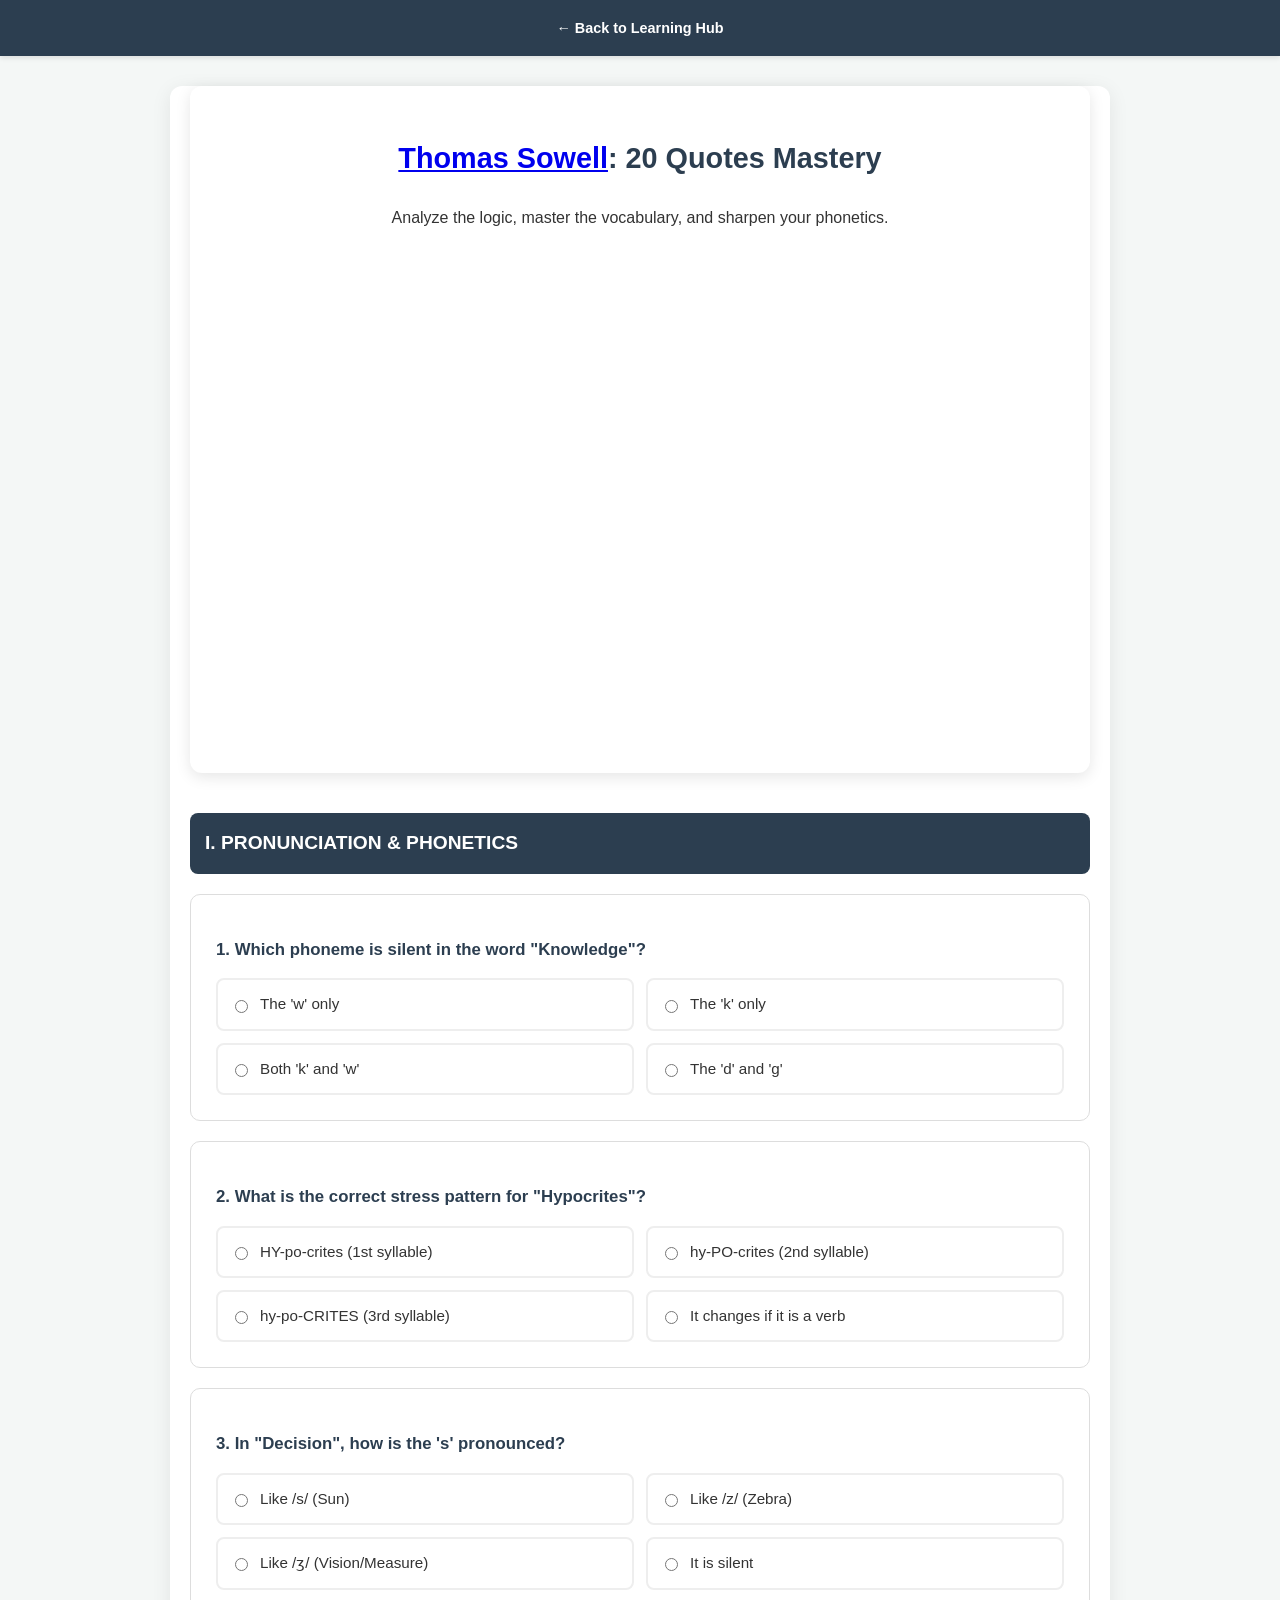
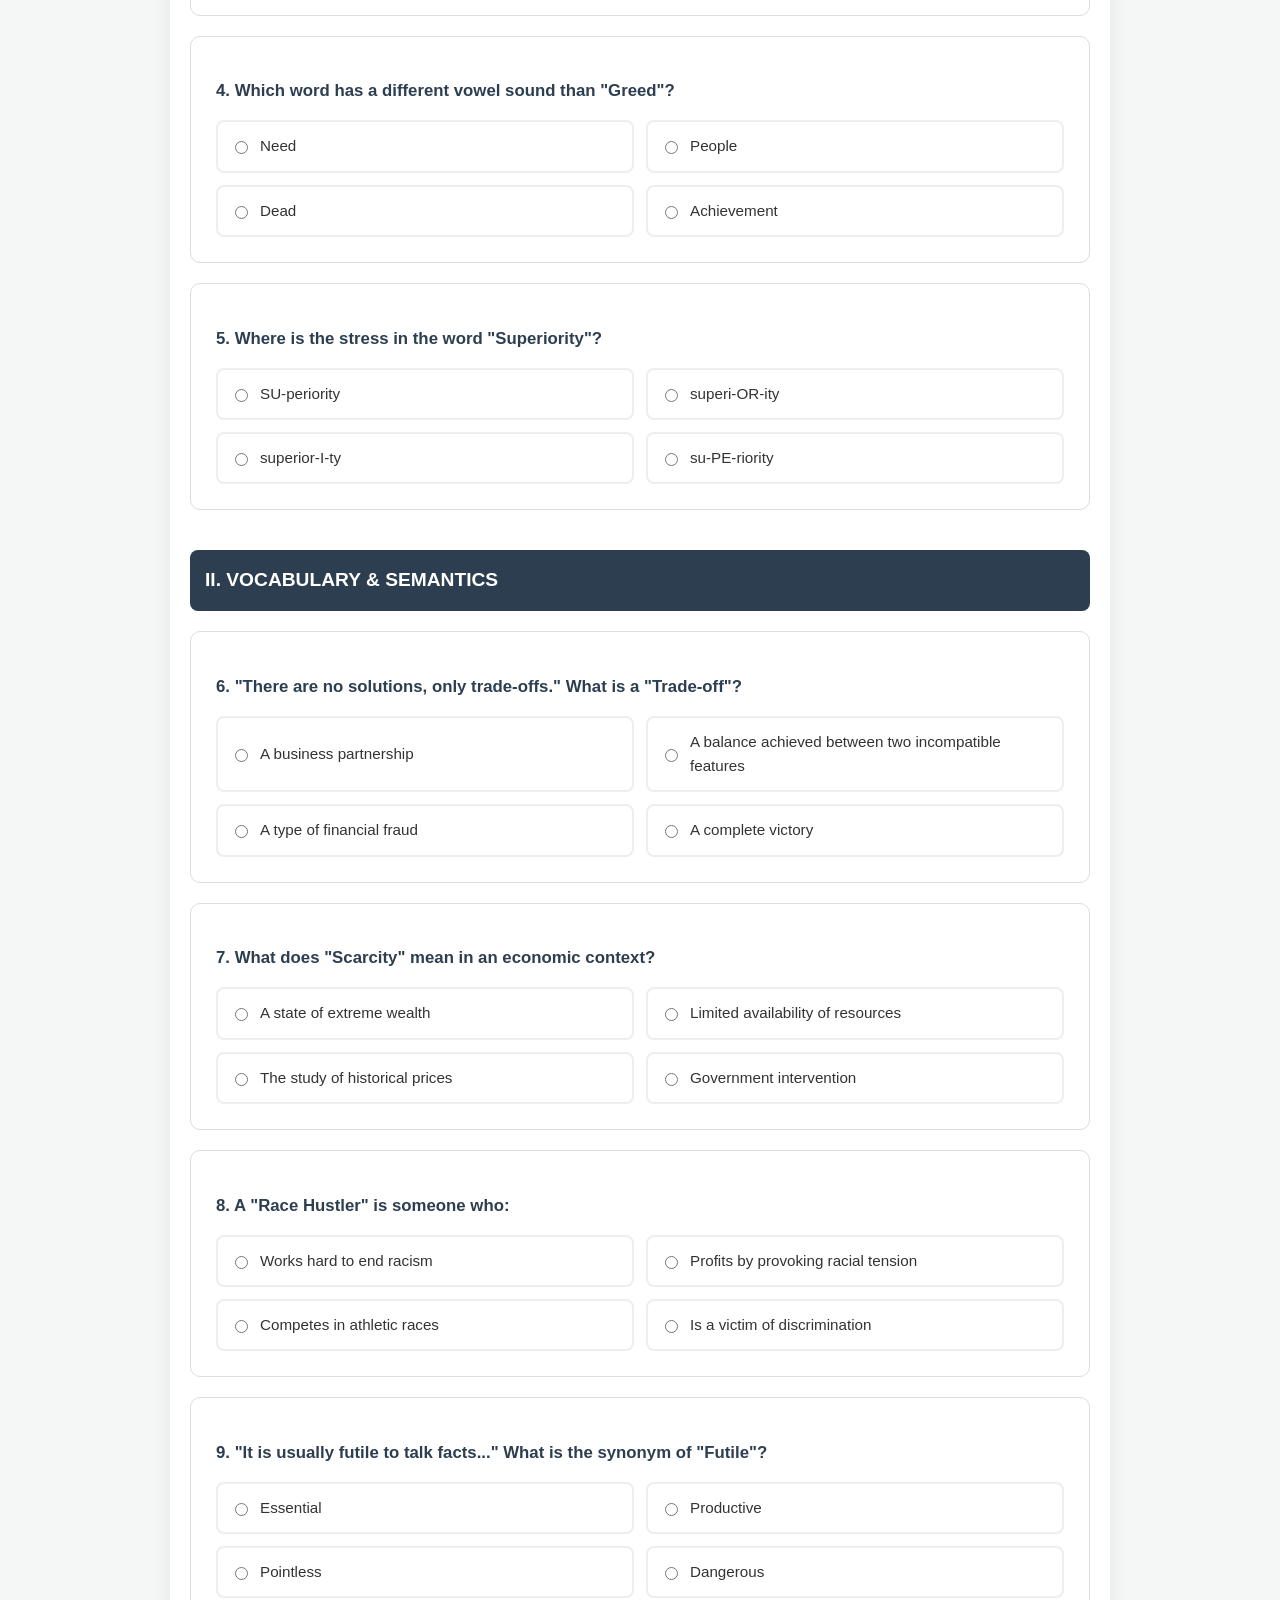
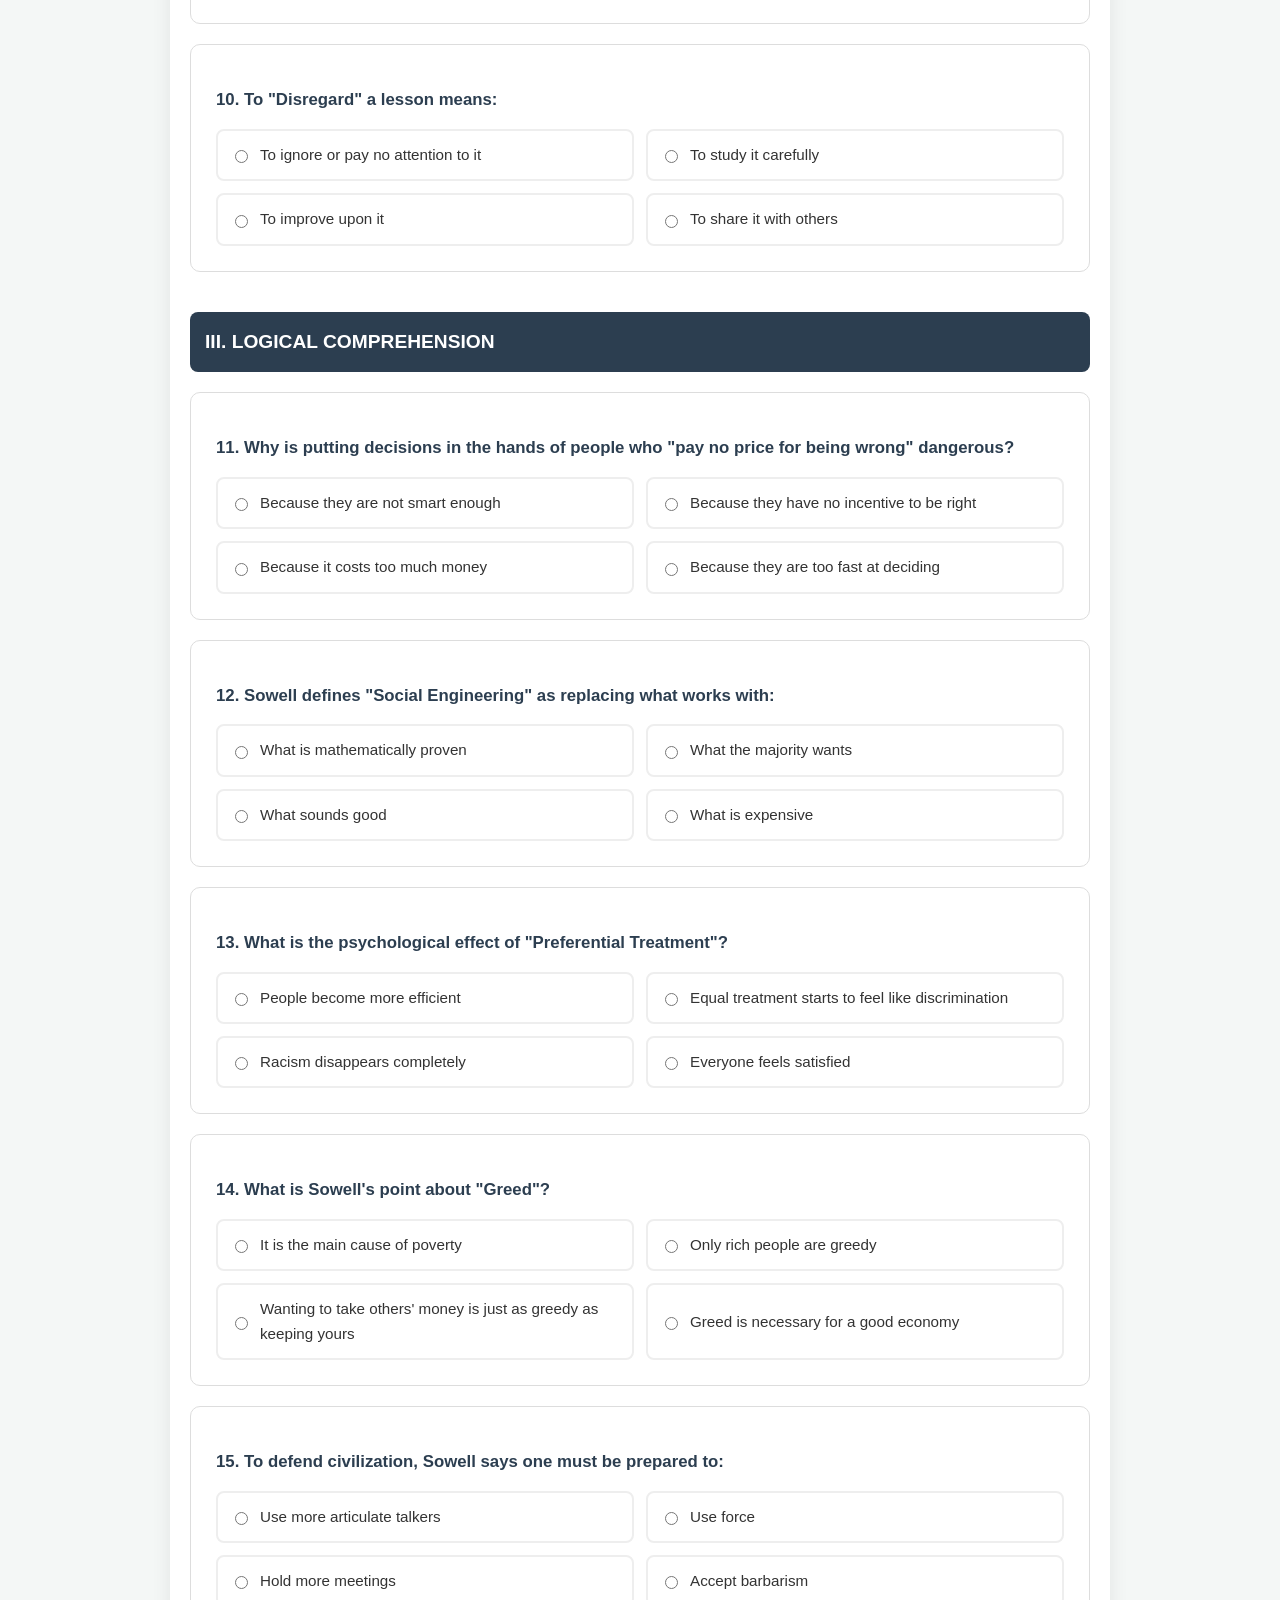
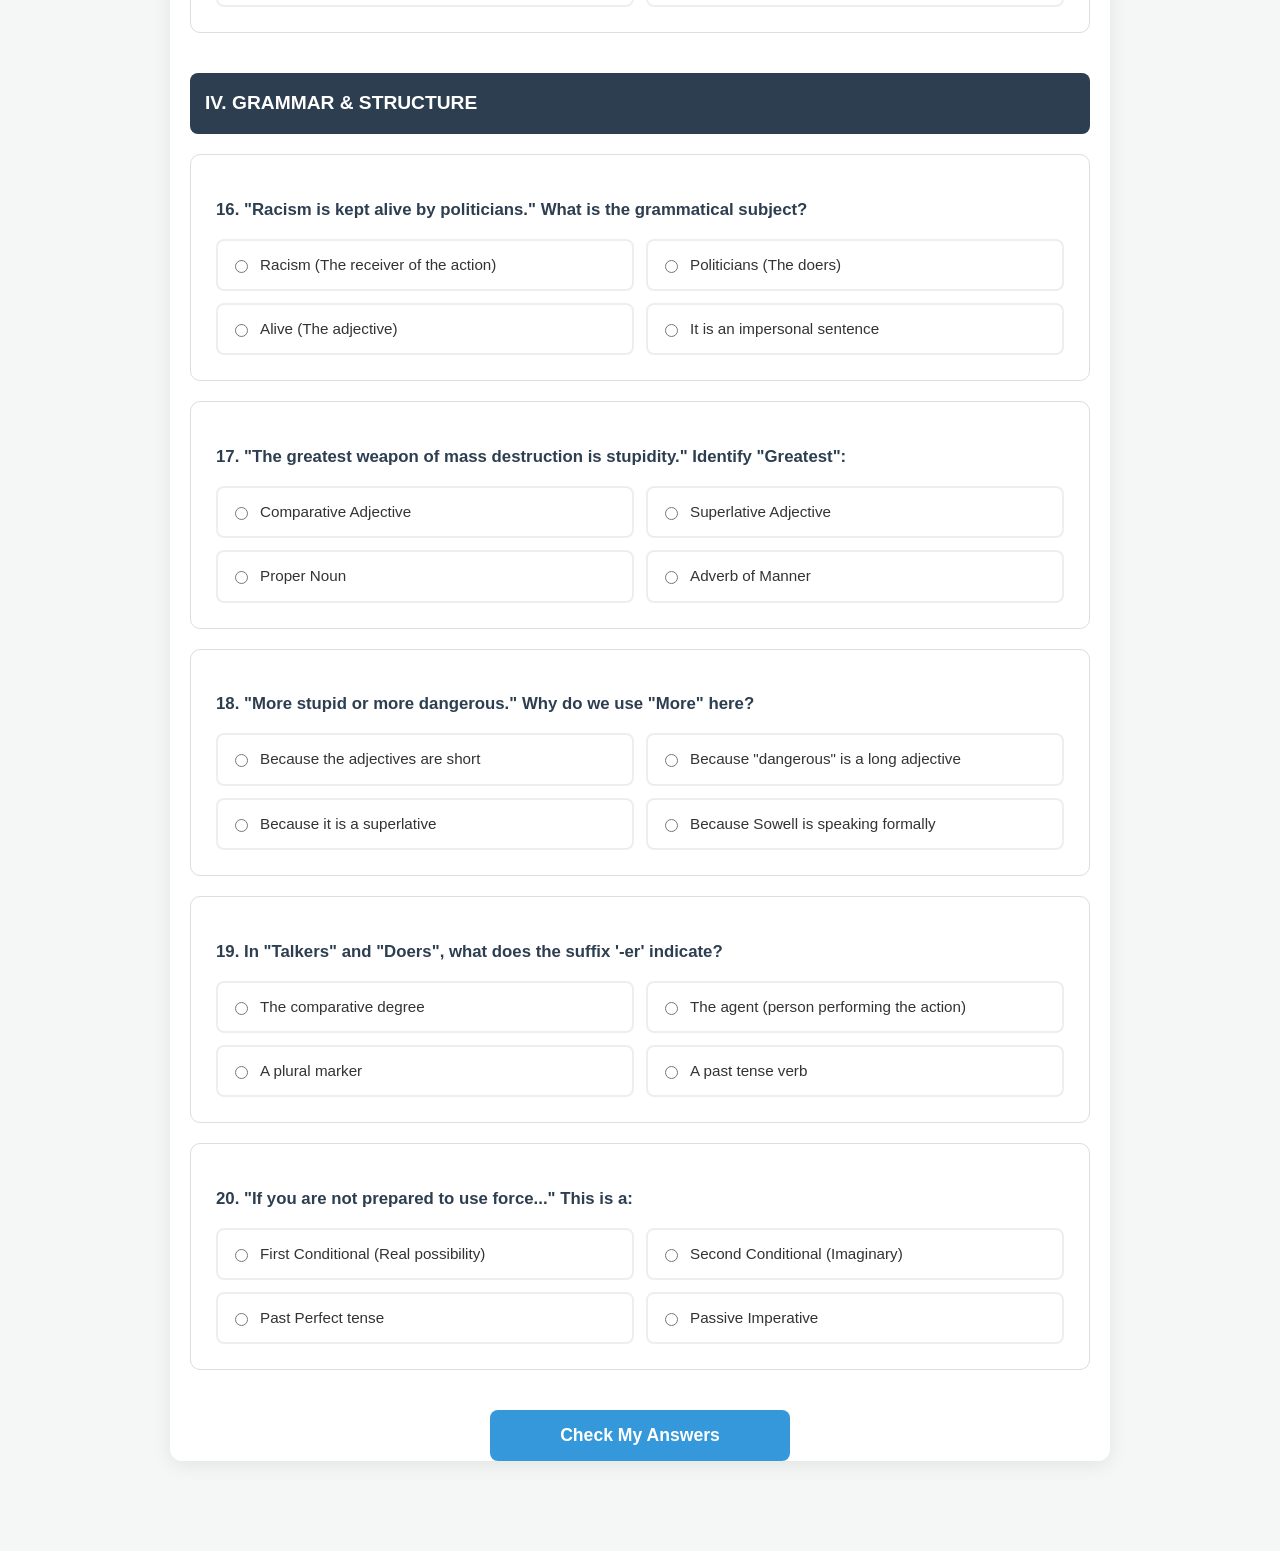
<file: lessons/lesson-03-wednesday-2026-04-01.html>
<!DOCTYPE html>
<html lang="en">
<head>
    <meta charset="UTF-8">
    <meta name="viewport" content="width=device-width, initial-scale=1.0">
    <title>Thomas Sowell: The 20 Quotes Logic Challenge</title>
    <link rel="stylesheet" href="../style-session.css">
    <style>
        :root {
            --primary: #2c3e50;
            --accent: #3498db;
            --success: #27ae60;
            --error: #e74c3c;
            --bg: #f4f7f6;
            --card-bg: #ffffff;
        }

        body { font-family: 'Segoe UI', Tahoma, Geneva, Verdana, sans-serif; background: var(--bg); color: #333; line-height: 1.6; padding-bottom: 50px; }
        nav { background: var(--primary); padding: 15px; text-align: center; margin-bottom: 30px; }
        nav a { color: white; text-decoration: none; font-weight: bold; }
        .container { max-width: 900px; margin: 0 auto; padding: 0 20px; }
        
        .header-card { background: white; padding: 30px; border-radius: 12px; box-shadow: 0 4px 15px rgba(0,0,0,0.1); text-align: center; margin-bottom: 30px; }
        .video-container { position: relative; padding-bottom: 56.25%; height: 0; overflow: hidden; border-radius: 8px; margin: 20px 0; }
        .video-container iframe { position: absolute; top: 0; left: 0; width: 100%; height: 100%; }

        .category-title { 
            background: var(--primary); color: white; padding: 15px; 
            border-radius: 8px; margin: 40px 0 20px 0; font-size: 1.2rem; font-weight: bold;
        }

        .question-card { background: var(--card-bg); padding: 25px; border-radius: 10px; margin-bottom: 20px; border: 1px solid #ddd; transition: 0.3s; }
        .question-text { font-weight: bold; font-size: 1.05rem; margin-bottom: 15px; color: #2c3e50; }
        
        .options-grid { display: grid; grid-template-columns: 1fr 1fr; gap: 12px; }
        @media (max-width: 600px) { .options-grid { grid-template-columns: 1fr; } }
        
        .option { 
            padding: 12px; border: 2px solid #eee; border-radius: 8px; 
            cursor: pointer; display: flex; align-items: center; font-size: 0.95rem; transition: 0.2s;
        }
        .option:hover { background: #f8f9fa; border-color: var(--accent); }
        .option input { margin-right: 12px; cursor: pointer; }

        /* Classes de correction */
        .explanation { 
            display: none; margin-top: 20px; padding: 15px; 
            background: #f0f7ff; border-left: 5px solid var(--accent); font-size: 0.9rem; border-radius: 4px;
        }
        .correct { background: #d4edda !important; border-color: var(--success) !important; color: #155724; font-weight: bold; }
        .wrong { background: #f8d7da !important; border-color: var(--error) !important; color: #721c24; }

        #floating-results { 
            display: none; position: sticky; top: 20px; z-index: 1000; 
            background: var(--primary); color: white; padding: 15px; 
            border-radius: 8px; text-align: center; box-shadow: 0 4px 15px rgba(0,0,0,0.2);
            margin-bottom: 20px;
        }
        .submit-btn { 
            display: block; width: 100%; max-width: 300px; margin: 40px auto; 
            padding: 15px; background: var(--accent); color: white; 
            border: none; border-radius: 8px; font-size: 1.1rem; font-weight: bold; cursor: pointer;
        }
        .submit-btn:hover { filter: brightness(1.1); }
    </style>
</head>
<body>

<nav><a href="../index.html">← Back to Learning Hub</a></nav>

<div class="container">
    <div class="header-card">
        <h1><a href="https://en.wikipedia.org/wiki/Thomas_Sowell" target="_blank" rel="noopener noreferrer">Thomas Sowell</a>: 20 Quotes Mastery</h1>
        <p>Analyze the logic, master the vocabulary, and sharpen your phonetics.</p>
        <div class="video-container">
            <iframe src="https://www.youtube.com/embed/pWu3WGc9Kb8" frameborder="0" allowfullscreen></iframe>
        </div>
    </div>

    <div id="floating-results">
        <h2 id="score-display">Your Score: 0 / 20</h2>
        <p>Check the detailed explanations below.</p>
    </div>

    <form id="quiz-form">
        <div class="category-title">I. PRONUNCIATION & PHONETICS</div>

        <div class="question-card">
            <p class="question-text">1. Which phoneme is silent in the word "Knowledge"?</p>
            <div class="options-grid">
                <label class="option"><input type="radio" name="q1" value="w"> The 'w' only</label>
                <label class="option"><input type="radio" name="q1" value="w"> The 'k' only</label>
                <label class="option" data-correct="true"><input type="radio" name="q1" value="c"> Both 'k' and 'w'</label>
                <label class="option"><input type="radio" name="q1" value="w"> The 'd' and 'g'</label>
            </div>
            <div class="explanation"><b>Correction:</b> In English, 'k' is always silent before 'n' (like <i>knee, knife</i>). The 'w' is also silent as part of the vowel sound /ɒ/. IPA: /ˈnɒlɪdʒ/.</div>
        </div>

        <div class="question-card">
            <p class="question-text">2. What is the correct stress pattern for "Hypocrites"?</p>
            <div class="options-grid">
                <label class="option" data-correct="true"><input type="radio" name="q2" value="c"> HY-po-crites (1st syllable)</label>
                <label class="option"><input type="radio" name="q2" value="w"> hy-PO-crites (2nd syllable)</label>
                <label class="option"><input type="radio" name="q2" value="w"> hy-po-CRITES (3rd syllable)</label>
                <label class="option"><input type="radio" name="q2" value="w"> It changes if it is a verb</label>
            </div>
            <div class="explanation"><b>Correction:</b> For this noun, the stress is on the first syllable. IPA: /ˈhɪpəkrɪts/.</div>
        </div>

        <div class="question-card">
            <p class="question-text">3. In "Decision", how is the 's' pronounced?</p>
            <div class="options-grid">
                <label class="option"><input type="radio" name="q3" value="w"> Like /s/ (Sun)</label>
                <label class="option"><input type="radio" name="q3" value="w"> Like /z/ (Zebra)</label>
                <label class="option" data-correct="true"><input type="radio" name="q3" value="c"> Like /ʒ/ (Vision/Measure)</label>
                <label class="option"><input type="radio" name="q3" value="w"> It is silent</label>
            </div>
            <div class="explanation"><b>Correction:</b> The '-sion' suffix after a vowel usually produces the voiced palato-alveolar fricative /ʒ/.</div>
        </div>

        <div class="question-card">
            <p class="question-text">4. Which word has a different vowel sound than "Greed"?</p>
            <div class="options-grid">
                <label class="option"><input type="radio" name="q4" value="w"> Need</label>
                <label class="option"><input type="radio" name="q4" value="w"> People</label>
                <label class="option" data-correct="true"><input type="radio" name="q4" value="c"> Dead</label>
                <label class="option"><input type="radio" name="q4" value="w"> Achievement</label>
            </div>
            <div class="explanation"><b>Correction:</b> "Greed", "Need", "People", and "Achievement" all use the long /iː/. "Dead" uses the short /e/.</div>
        </div>

        <div class="question-card">
            <p class="question-text">5. Where is the stress in the word "Superiority"?</p>
            <div class="options-grid">
                <label class="option"><input type="radio" name="q5" value="w"> SU-periority</label>
                <label class="option" data-correct="true"><input type="radio" name="q5" value="c"> superi-OR-ity</label>
                <label class="option"><input type="radio" name="q5" value="w"> superior-I-ty</label>
                <label class="option"><input type="radio" name="q5" value="w"> su-PE-riority</label>
            </div>
            <div class="explanation"><b>Correction:</b> Words ending in '-ity' almost always have the primary stress on the syllable immediately preceding the suffix.</div>
        </div>

        <div class="category-title">II. VOCABULARY & SEMANTICS</div>

        <div class="question-card">
            <p class="question-text">6. "There are no solutions, only trade-offs." What is a "Trade-off"?</p>
            <div class="options-grid">
                <label class="option"><input type="radio" name="q6" value="w"> A business partnership</label>
                <label class="option" data-correct="true"><input type="radio" name="q6" value="c"> A balance achieved between two incompatible features</label>
                <label class="option"><input type="radio" name="q6" value="w"> A type of financial fraud</label>
                <label class="option"><input type="radio" name="q6" value="w"> A complete victory</label>
            </div>
            <div class="explanation"><b>Correction:</b> A trade-off (un compromis) means you must give up something to get something else; there is no "perfect" cost-free solution.</div>
        </div>

        <div class="question-card">
            <p class="question-text">7. What does "Scarcity" mean in an economic context?</p>
            <div class="options-grid">
                <label class="option"><input type="radio" name="q7" value="w"> A state of extreme wealth</label>
                <label class="option" data-correct="true"><input type="radio" name="q7" value="c"> Limited availability of resources</label>
                <label class="option"><input type="radio" name="q7" value="w"> The study of historical prices</label>
                <label class="option"><input type="radio" name="q7" value="w"> Government intervention</label>
            </div>
            <div class="explanation"><b>Correction:</b> Scarcity (la rareté) is the fundamental economic problem of having seemingly unlimited human wants in a world of limited resources.</div>
        </div>

        <div class="question-card">
            <p class="question-text">8. A "Race Hustler" is someone who:</p>
            <div class="options-grid">
                <label class="option"><input type="radio" name="q8" value="w"> Works hard to end racism</label>
                <label class="option" data-correct="true"><input type="radio" name="q8" value="c"> Profits by provoking racial tension</label>
                <label class="option"><input type="radio" name="q8" value="w"> Competes in athletic races</label>
                <label class="option"><input type="radio" name="q8" value="w"> Is a victim of discrimination</label>
            </div>
            <div class="explanation"><b>Correction:</b> "Hustler" implies a manipulator or someone running a scam. A race hustler uses racial issues for personal or political gain.</div>
        </div>

        <div class="question-card">
            <p class="question-text">9. "It is usually futile to talk facts..." What is the synonym of "Futile"?</p>
            <div class="options-grid">
                <label class="option"><input type="radio" name="q9" value="w"> Essential</label>
                <label class="option"><input type="radio" name="q9" value="w"> Productive</label>
                <label class="option" data-correct="true"><input type="radio" name="q9" value="c"> Pointless</label>
                <label class="option"><input type="radio" name="q9" value="w"> Dangerous</label>
            </div>
            <div class="explanation"><b>Correction:</b> "Futile" means incapable of producing any useful result; vain or useless.</div>
        </div>

        <div class="question-card">
            <p class="question-text">10. To "Disregard" a lesson means:</p>
            <div class="options-grid">
                <label class="option" data-correct="true"><input type="radio" name="q10" value="c"> To ignore or pay no attention to it</label>
                <label class="option"><input type="radio" name="q10" value="w"> To study it carefully</label>
                <label class="option"><input type="radio" name="q10" value="w"> To improve upon it</label>
                <label class="option"><input type="radio" name="q10" value="w"> To share it with others</label>
            </div>
            <div class="explanation"><b>Correction:</b> Disregard (ignorer/mépriser) means to treat something as unworthy of consideration.</div>
        </div>

        <div class="category-title">III. LOGICAL COMPREHENSION</div>

        <div class="question-card">
            <p class="question-text">11. Why is putting decisions in the hands of people who "pay no price for being wrong" dangerous?</p>
            <div class="options-grid">
                <label class="option"><input type="radio" name="q11" value="w"> Because they are not smart enough</label>
                <label class="option" data-correct="true"><input type="radio" name="q11" value="c"> Because they have no incentive to be right</label>
                <label class="option"><input type="radio" name="q11" value="w"> Because it costs too much money</label>
                <label class="option"><input type="radio" name="q11" value="w"> Because they are too fast at deciding</label>
            </div>
            <div class="explanation"><b>Correction:</b> Without consequences (accountability), decision-makers ignore the reality of their failures, leading to repeated "stupid" policies.</div>
        </div>

        <div class="question-card">
            <p class="question-text">12. Sowell defines "Social Engineering" as replacing what works with:</p>
            <div class="options-grid">
                <label class="option"><input type="radio" name="q12" value="w"> What is mathematically proven</label>
                <label class="option"><input type="radio" name="q12" value="w"> What the majority wants</label>
                <label class="option" data-correct="true"><input type="radio" name="q12" value="c"> What sounds good</label>
                <label class="option"><input type="radio" name="q12" value="w"> What is expensive</label>
            </div>
            <div class="explanation"><b>Correction:</b> Sowell criticizes theorists who abandon functional systems for utopian ideas that "sound good" but fail in practice.</div>
        </div>

        <div class="question-card">
            <p class="question-text">13. What is the psychological effect of "Preferential Treatment"?</p>
            <div class="options-grid">
                <label class="option"><input type="radio" name="q13" value="w"> People become more efficient</label>
                <label class="option" data-correct="true"><input type="radio" name="q13" value="c"> Equal treatment starts to feel like discrimination</label>
                <label class="option"><input type="radio" name="q13" value="w"> Racism disappears completely</label>
                <label class="option"><input type="radio" name="q13" value="w"> Everyone feels satisfied</label>
            </div>
            <div class="explanation"><b>Correction:</b> When a group is used to privileges, losing them for equality feels like a personal attack.</div>
        </div>

        <div class="question-card">
            <p class="question-text">14. What is Sowell's point about "Greed"?</p>
            <div class="options-grid">
                <label class="option"><input type="radio" name="q14" value="w"> It is the main cause of poverty</label>
                <label class="option"><input type="radio" name="q14" value="w"> Only rich people are greedy</label>
                <label class="option" data-correct="true"><input type="radio" name="q14" value="c"> Wanting to take others' money is just as greedy as keeping yours</label>
                <label class="option"><input type="radio" name="q14" value="w"> Greed is necessary for a good economy</label>
            </div>
            <div class="explanation"><b>Correction:</b> He points out the logical hypocrisy of labeling those who earn money as "greedy" while exempting those who wish to seize it.</div>
        </div>

        <div class="question-card">
            <p class="question-text">15. To defend civilization, Sowell says one must be prepared to:</p>
            <div class="options-grid">
                <label class="option"><input type="radio" name="q15" value="w"> Use more articulate talkers</label>
                <label class="option" data-correct="true"><input type="radio" name="q15" value="c"> Use force</label>
                <label class="option"><input type="radio" name="q15" value="w"> Hold more meetings</label>
                <label class="option"><input type="radio" name="q15" value="w"> Accept barbarism</label>
            </div>
            <div class="explanation"><b>Correction:</b> If you aren't willing to fight for civilization, you implicitly accept its destruction by those who use force.</div>
        </div>

        <div class="category-title">IV. GRAMMAR & STRUCTURE</div>

        <div class="question-card">
            <p class="question-text">16. "Racism is kept alive by politicians." What is the grammatical subject?</p>
            <div class="options-grid">
                <label class="option" data-correct="true"><input type="radio" name="q16" value="c"> Racism (The receiver of the action)</label>
                <label class="option"><input type="radio" name="q16" value="w"> Politicians (The doers)</label>
                <label class="option"><input type="radio" name="q16" value="w"> Alive (The adjective)</label>
                <label class="option"><input type="radio" name="q16" value="w"> It is an impersonal sentence</label>
            </div>
            <div class="explanation"><b>Correction:</b> In a passive sentence, the subject is the person or thing that is acted upon.</div>
        </div>

        <div class="question-card">
            <p class="question-text">17. "The greatest weapon of mass destruction is stupidity." Identify "Greatest":</p>
            <div class="options-grid">
                <label class="option"><input type="radio" name="q17" value="w"> Comparative Adjective</label>
                <label class="option" data-correct="true"><input type="radio" name="q17" value="c"> Superlative Adjective</label>
                <label class="option"><input type="radio" name="q17" value="w"> Proper Noun</label>
                <label class="option"><input type="radio" name="q17" value="w"> Adverb of Manner</label>
            </div>
            <div class="explanation"><b>Correction:</b> '-est' signifies the superlative degree (the most of something).</div>
        </div>

        <div class="question-card">
            <p class="question-text">18. "More stupid or more dangerous." Why do we use "More" here?</p>
            <div class="options-grid">
                <label class="option"><input type="radio" name="q18" value="w"> Because the adjectives are short</label>
                <label class="option" data-correct="true"><input type="radio" name="q18" value="c"> Because "dangerous" is a long adjective</label>
                <label class="option"><input type="radio" name="q18" value="w"> Because it is a superlative</label>
                <label class="option"><input type="radio" name="q18" value="w"> Because Sowell is speaking formally</label>
            </div>
            <div class="explanation"><b>Correction:</b> Adjectives with 3 or more syllables (dan-ger-ous) must use "more" for comparatives. Sowell applies it to "stupid" for stylistic parallelism.</div>
        </div>

        <div class="question-card">
            <p class="question-text">19. In "Talkers" and "Doers", what does the suffix '-er' indicate?</p>
            <div class="options-grid">
                <label class="option"><input type="radio" name="q19" value="w"> The comparative degree</label>
                <label class="option" data-correct="true"><input type="radio" name="q19" value="c"> The agent (person performing the action)</label>
                <label class="option"><input type="radio" name="q19" value="w"> A plural marker</label>
                <label class="option"><input type="radio" name="q19" value="w"> A past tense verb</label>
            </div>
            <div class="explanation"><b>Correction:</b> Adding '-er' to a verb creates a noun meaning "someone who does [verb]".</div>
        </div>

        <div class="question-card">
            <p class="question-text">20. "If you are not prepared to use force..." This is a:</p>
            <div class="options-grid">
                <label class="option" data-correct="true"><input type="radio" name="q20" value="c"> First Conditional (Real possibility)</label>
                <label class="option"><input type="radio" name="q20" value="w"> Second Conditional (Imaginary)</label>
                <label class="option"><input type="radio" name="q20" value="w"> Past Perfect tense</label>
                <label class="option"><input type="radio" name="q20" value="w"> Passive Imperative</label>
            </div>
            <div class="explanation"><b>Correction:</b> "If + Present Simple, then Imperative/Future" is the structure of a real condition and its consequence.</div>
        </div>

        <button type="button" class="submit-btn" onclick="evaluateQuiz()">Check My Answers</button>
    </form>
</div>

<script>
    function evaluateQuiz() {
        const form = document.getElementById('quiz-form');
        const cards = document.querySelectorAll('.question-card');
        let score = 0;

        cards.forEach((card, index) => {
            const correctLabel = card.querySelector('label[data-correct="true"]');
            const selectedInput = card.querySelector('input[type="radio"]:checked');
            const explanation = card.querySelector('.explanation');

            // Afficher l'explication
            explanation.style.display = 'block';

            // Marquer la bonne réponse en vert
            correctLabel.classList.add('correct');

            // Vérifier le choix de l'utilisateur
            if (selectedInput) {
                const selectedLabel = selectedInput.parentElement;
                if (selectedLabel.dataset.correct === "true") {
                    score++;
                } else {
                    selectedLabel.classList.add('wrong');
                }
            }
        });

        // Afficher le score flottant
        const resultsBanner = document.getElementById('floating-results');
        const scoreDisplay = document.getElementById('score-display');
        resultsBanner.style.display = 'block';
        scoreDisplay.innerText = "Final Score: " + score + " / 20";

        // Remonter en haut de page pour voir le score
        window.scrollTo({ top: 0, behavior: 'smooth' });
    }
</script>

</body>
</html>
</file>
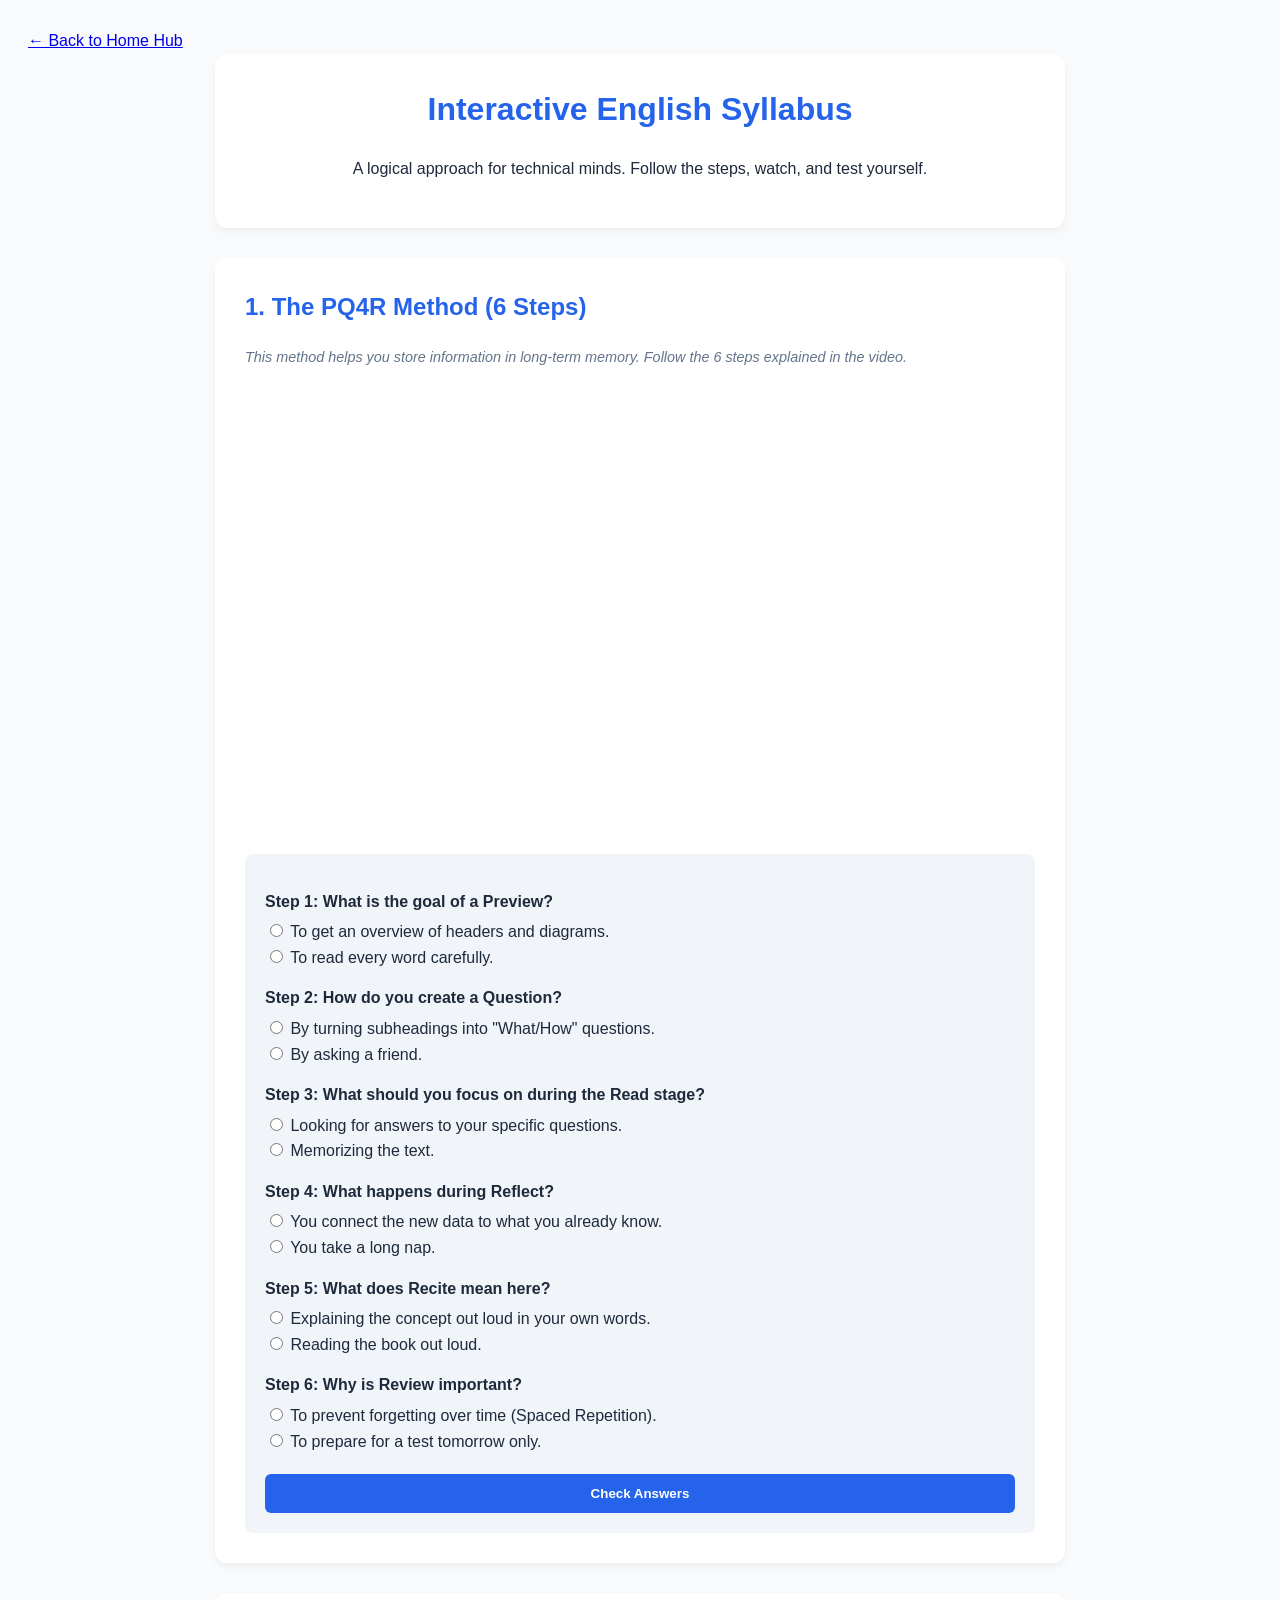
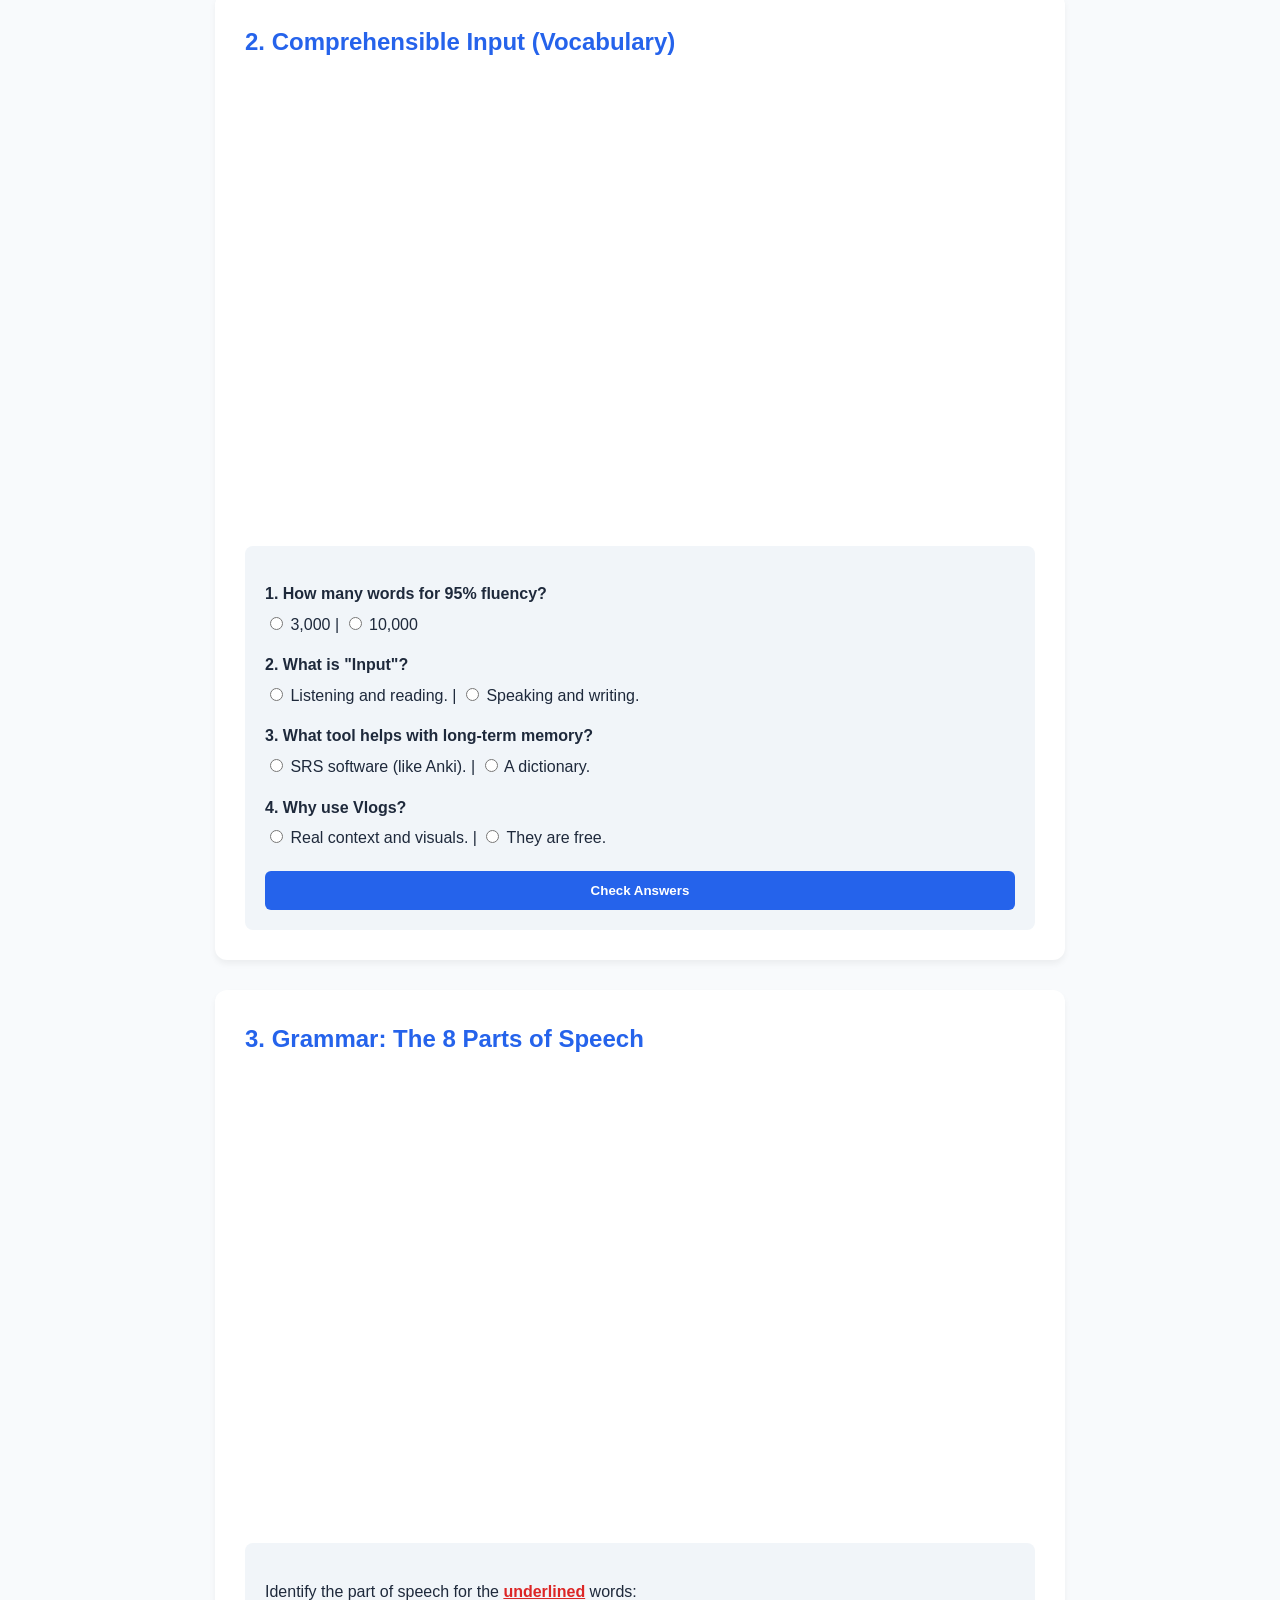
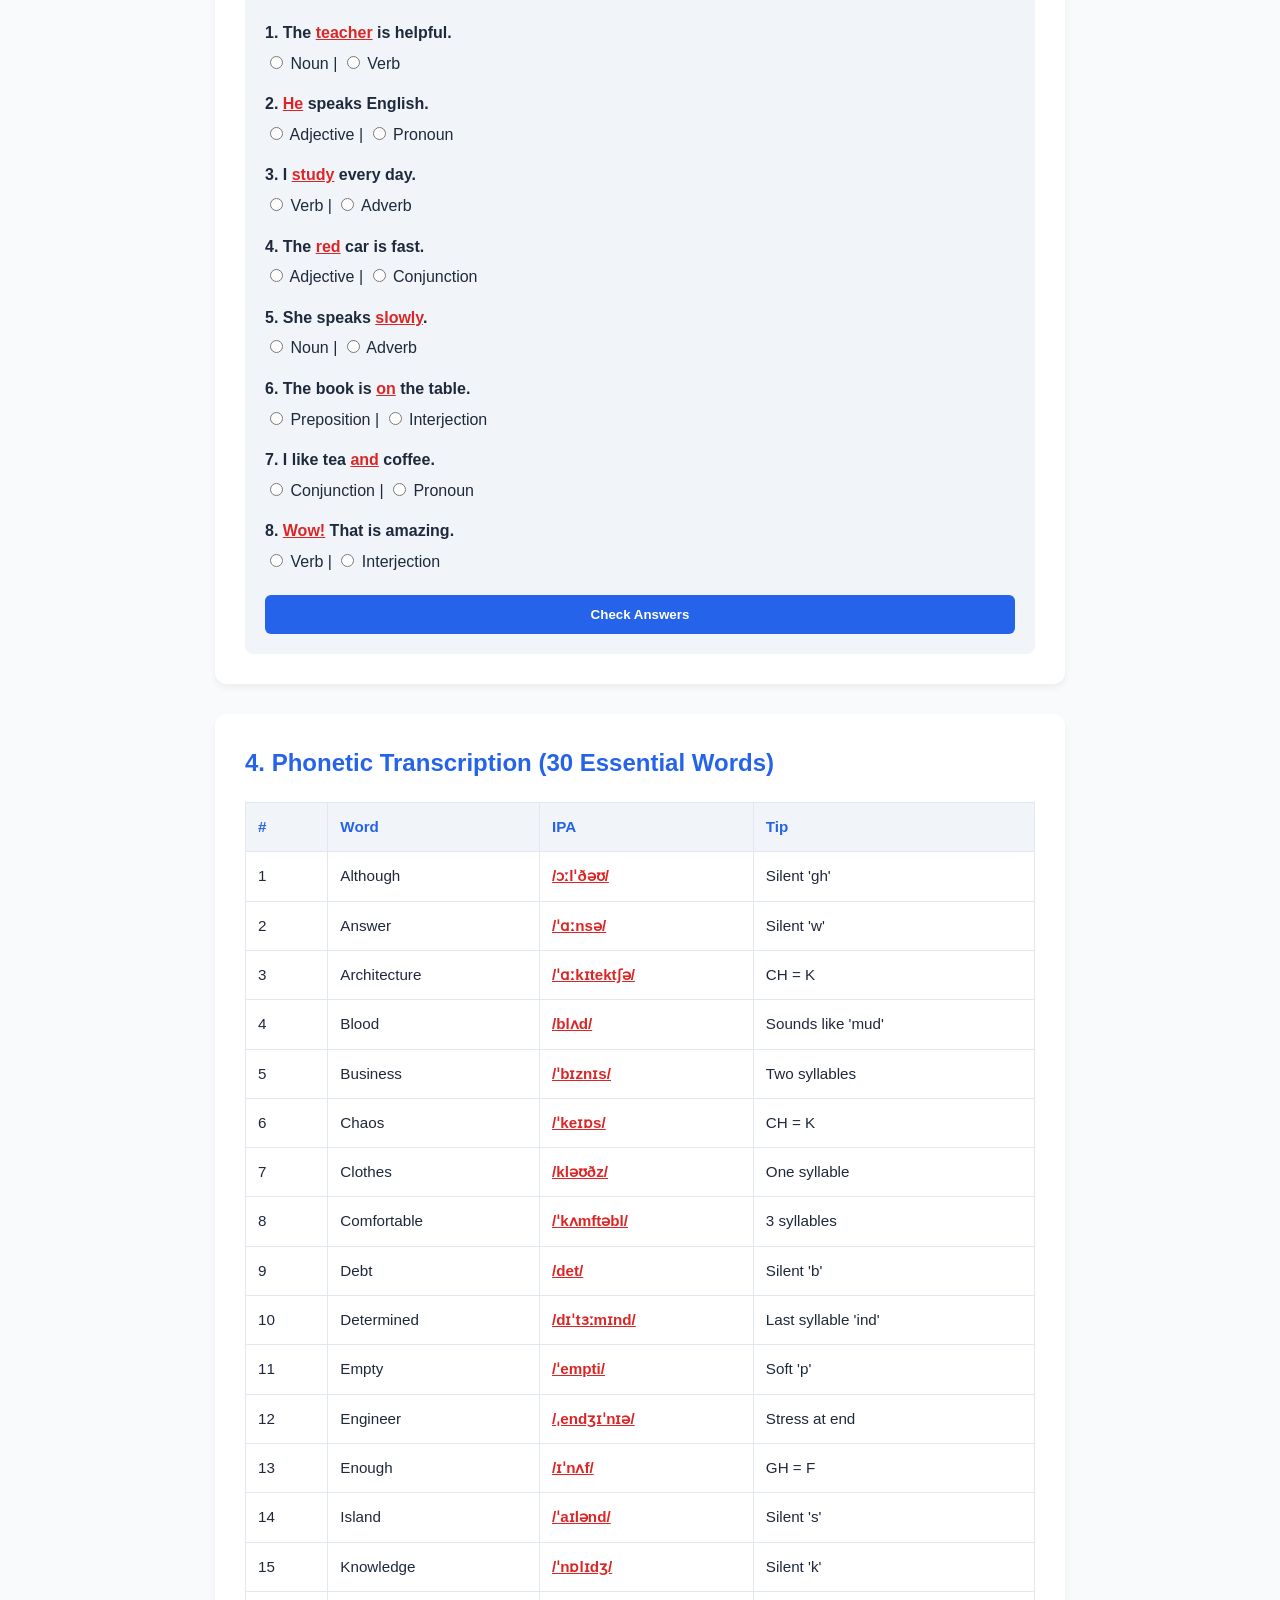
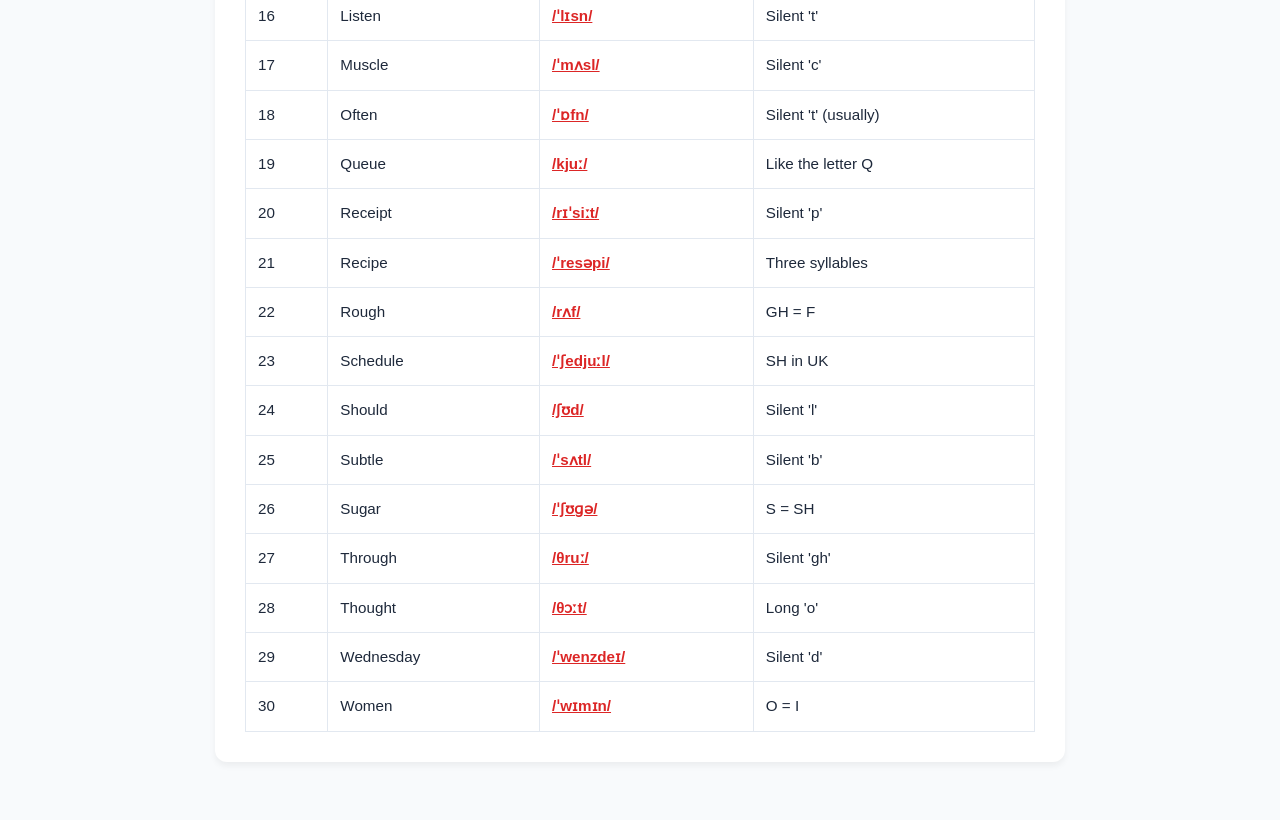
<file: lessons/tuesday-2026-03-24.html>
<!DOCTYPE html>
<html lang="en">
<head>
    <meta charset="UTF-8">
    <meta name="viewport" content="width=device-width, initial-scale=1.0">
    <title>Structured English Path - Laurent</title>
    <link rel="stylesheet" href="./css/style-tuesday-2026-03-24.css">
</head>
<body>
<nav><a href="../index.html">← Back to Home Hub</a></nav>
<div class="container">
    <header class="card" style="text-align:center;">
        <h1>Interactive English Syllabus</h1>
        <p>A logical approach for technical minds. Follow the steps, watch, and test yourself.</p>
    </header>

    <section class="card">
        <h2>1. The PQ4R Method (6 Steps)</h2>
        <p class="explanation">This method helps you store information in long-term memory. Follow the 6 steps explained in the video.</p>
        <div class="video-container">
            <iframe src="https://www.youtube.com/embed/FRfVzF8Tk0c" frameborder="0" allowfullscreen></iframe>
        </div>
        <div class="quiz-box" id="quiz-pq4r">
            <span class="question">Step 1: What is the goal of a Preview?</span>
            <label><input type="radio" name="p1" value="c"> To get an overview of headers and diagrams.</label><br>
            <label><input type="radio" name="p1" value="w"> To read every word carefully.</label>

            <span class="question">Step 2: How do you create a Question?</span>
            <label><input type="radio" name="p2" value="c"> By turning subheadings into "What/How" questions.</label><br>
            <label><input type="radio" name="p2" value="w"> By asking a friend.</label>

            <span class="question">Step 3: What should you focus on during the Read stage?</span>
            <label><input type="radio" name="p3" value="c"> Looking for answers to your specific questions.</label><br>
            <label><input type="radio" name="p3" value="w"> Memorizing the text.</label>

            <span class="question">Step 4: What happens during Reflect?</span>
            <label><input type="radio" name="p4" value="c"> You connect the new data to what you already know.</label><br>
            <label><input type="radio" name="p4" value="w"> You take a long nap.</label>

            <span class="question">Step 5: What does Recite mean here?</span>
            <label><input type="radio" name="p5" value="c"> Explaining the concept out loud in your own words.</label><br>
            <label><input type="radio" name="p5" value="w"> Reading the book out loud.</label>

            <span class="question">Step 6: Why is Review important?</span>
            <label><input type="radio" name="p6" value="c"> To prevent forgetting over time (Spaced Repetition).</label><br>
            <label><input type="radio" name="p6" value="w"> To prepare for a test tomorrow only.</label>

            <button class="btn" onclick="checkQuiz('quiz-pq4r')">Check Answers</button>
            <div class="result" id="res-quiz-pq4r"></div>
        </div>
    </section>

    <section class="card">
        <h2>2. Comprehensible Input (Vocabulary)</h2>
        <div class="video-container">
            <iframe src="https://www.youtube.com/embed/bo47JoSxl1s" frameborder="0" allowfullscreen></iframe>
        </div>
        <div class="quiz-box" id="quiz-vocab">
            <span class="question">1. How many words for 95% fluency?</span>
            <label><input type="radio" name="v1" value="c"> 3,000</label> | <label><input type="radio" name="v1" value="w"> 10,000</label>
            
            <span class="question">2. What is "Input"?</span>
            <label><input type="radio" name="v2" value="c"> Listening and reading.</label> | <label><input type="radio" name="v2" value="w"> Speaking and writing.</label>

            <span class="question">3. What tool helps with long-term memory?</span>
            <label><input type="radio" name="v3" value="c"> SRS software (like Anki).</label> | <label><input type="radio" name="v3" value="w"> A dictionary.</label>

            <span class="question">4. Why use Vlogs?</span>
            <label><input type="radio" name="v4" value="c"> Real context and visuals.</label> | <label><input type="radio" name="v4" value="w"> They are free.</label>

            <button class="btn" onclick="checkQuiz('quiz-vocab')">Check Answers</button>
            <div class="result" id="res-quiz-vocab"></div>
        </div>
    </section>

    <section class="card">
        <h2>3. Grammar: The 8 Parts of Speech</h2>
        <div class="video-container">
            <iframe src="https://www.youtube.com/embed/uEq6FWDCwSM" frameborder="0" allowfullscreen></iframe>
        </div>
        <div class="quiz-box" id="quiz-grammar">
            <p>Identify the part of speech for the <b>underlined</b> words:</p>
            
            <span class="question">1. The <b>teacher</b> is helpful.</span>
            <label><input type="radio" name="g1" value="c"> Noun</label> | <label><input type="radio" name="g1" value="w"> Verb</label>

            <span class="question">2. <b>He</b> speaks English.</span>
            <label><input type="radio" name="g2" value="w"> Adjective</label> | <label><input type="radio" name="g2" value="c"> Pronoun</label>

            <span class="question">3. I <b>study</b> every day.</span>
            <label><input type="radio" name="g3" value="c"> Verb</label> | <label><input type="radio" name="g3" value="w"> Adverb</label>

            <span class="question">4. The <b>red</b> car is fast.</span>
            <label><input type="radio" name="g4" value="c"> Adjective</label> | <label><input type="radio" name="g4" value="w"> Conjunction</label>

            <span class="question">5. She speaks <b>slowly</b>.</span>
            <label><input type="radio" name="g5" value="w"> Noun</label> | <label><input type="radio" name="g5" value="c"> Adverb</label>

            <span class="question">6. The book is <b>on</b> the table.</span>
            <label><input type="radio" name="g6" value="c"> Preposition</label> | <label><input type="radio" name="g6" value="w"> Interjection</label>

            <span class="question">7. I like tea <b>and</b> coffee.</span>
            <label><input type="radio" name="g7" value="c"> Conjunction</label> | <label><input type="radio" name="g7" value="w"> Pronoun</label>

            <span class="question">8. <b>Wow!</b> That is amazing.</span>
            <label><input type="radio" name="g8" value="w"> Verb</label> | <label><input type="radio" name="g8" value="c"> Interjection</label>

            <button class="btn" onclick="checkQuiz('quiz-grammar')">Check Answers</button>
            <div class="result" id="res-quiz-grammar"></div>
        </div>
    </section>

    <section class="card">
        <h2>4. Phonetic Transcription (30 Essential Words)</h2>
        <table>
            <thead><tr><th>#</th><th>Word</th><th>IPA</th><th>Tip</th></tr></thead>
            <tbody id="phonetic-body"></tbody>
        </table>
    </section>
</div>

<script src="./js/script-tuesday-2026-03-24.js"></script>

</body>
</html>
</file>
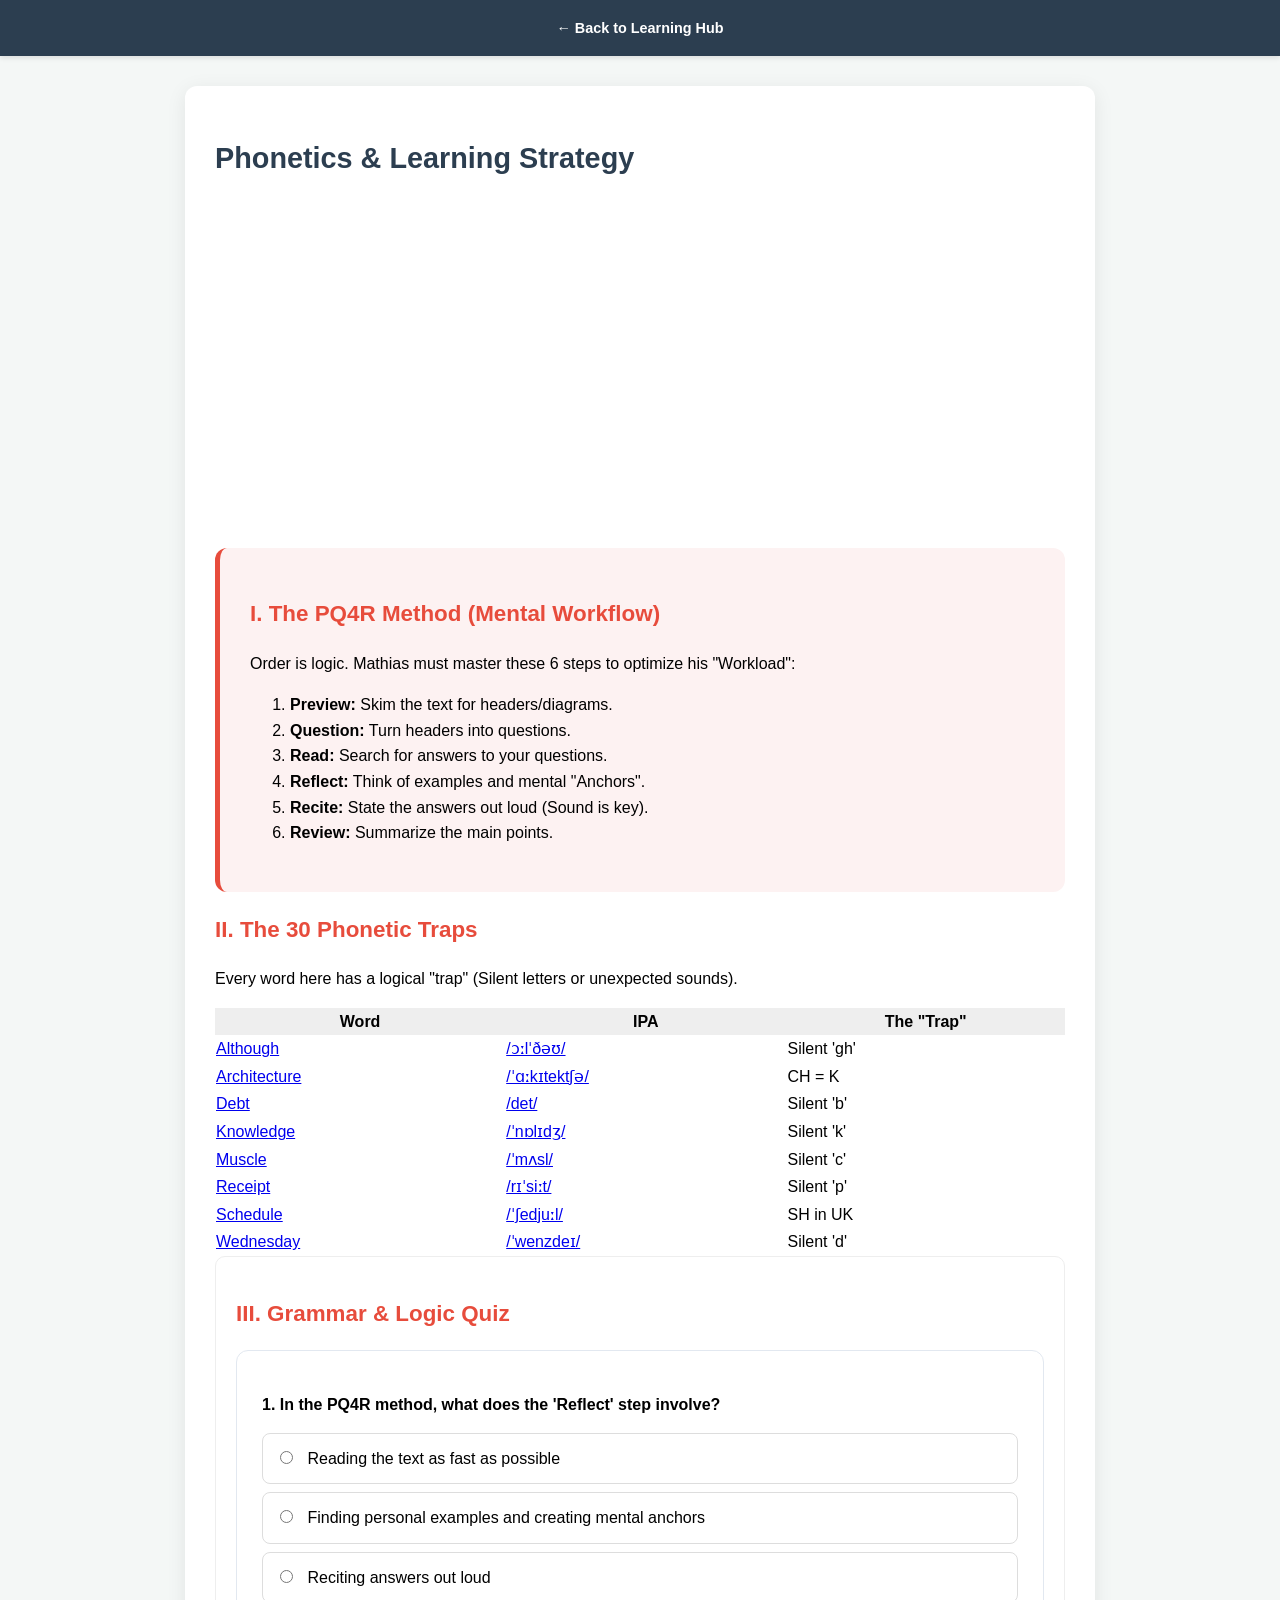
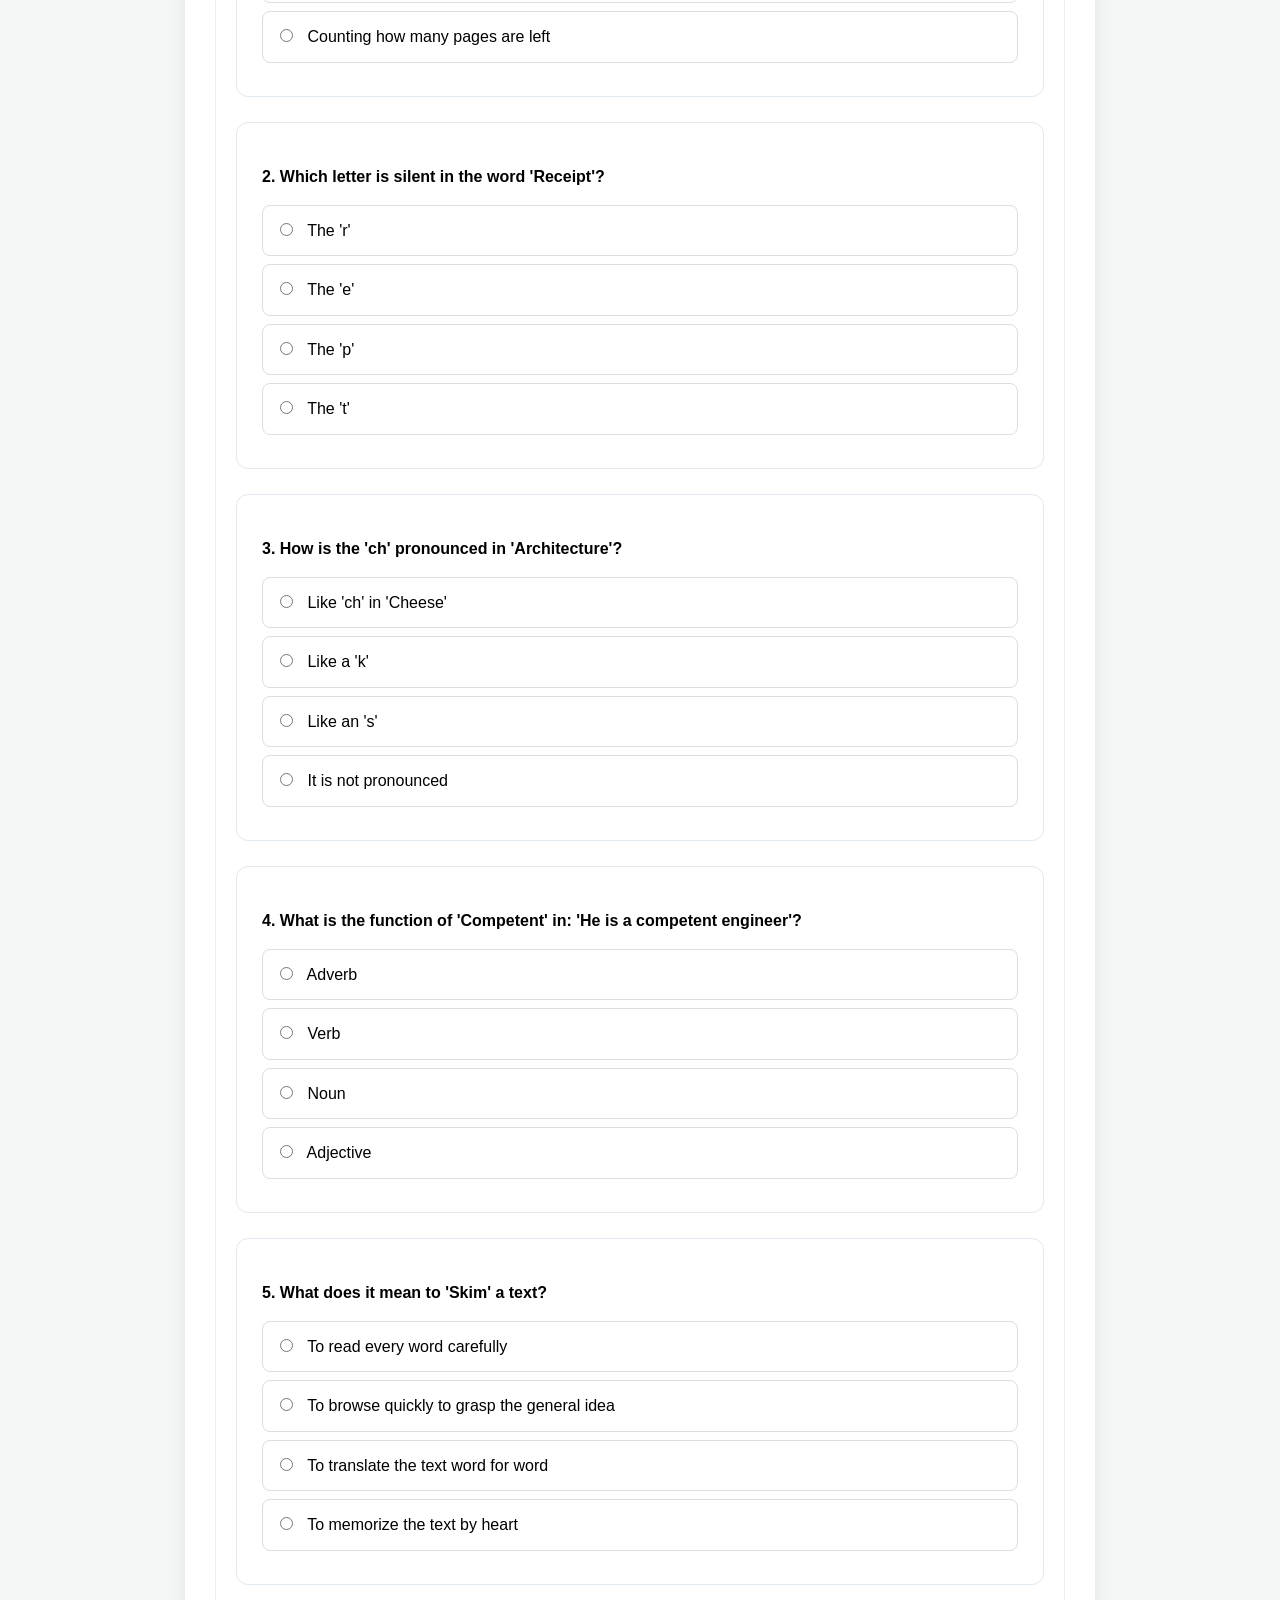
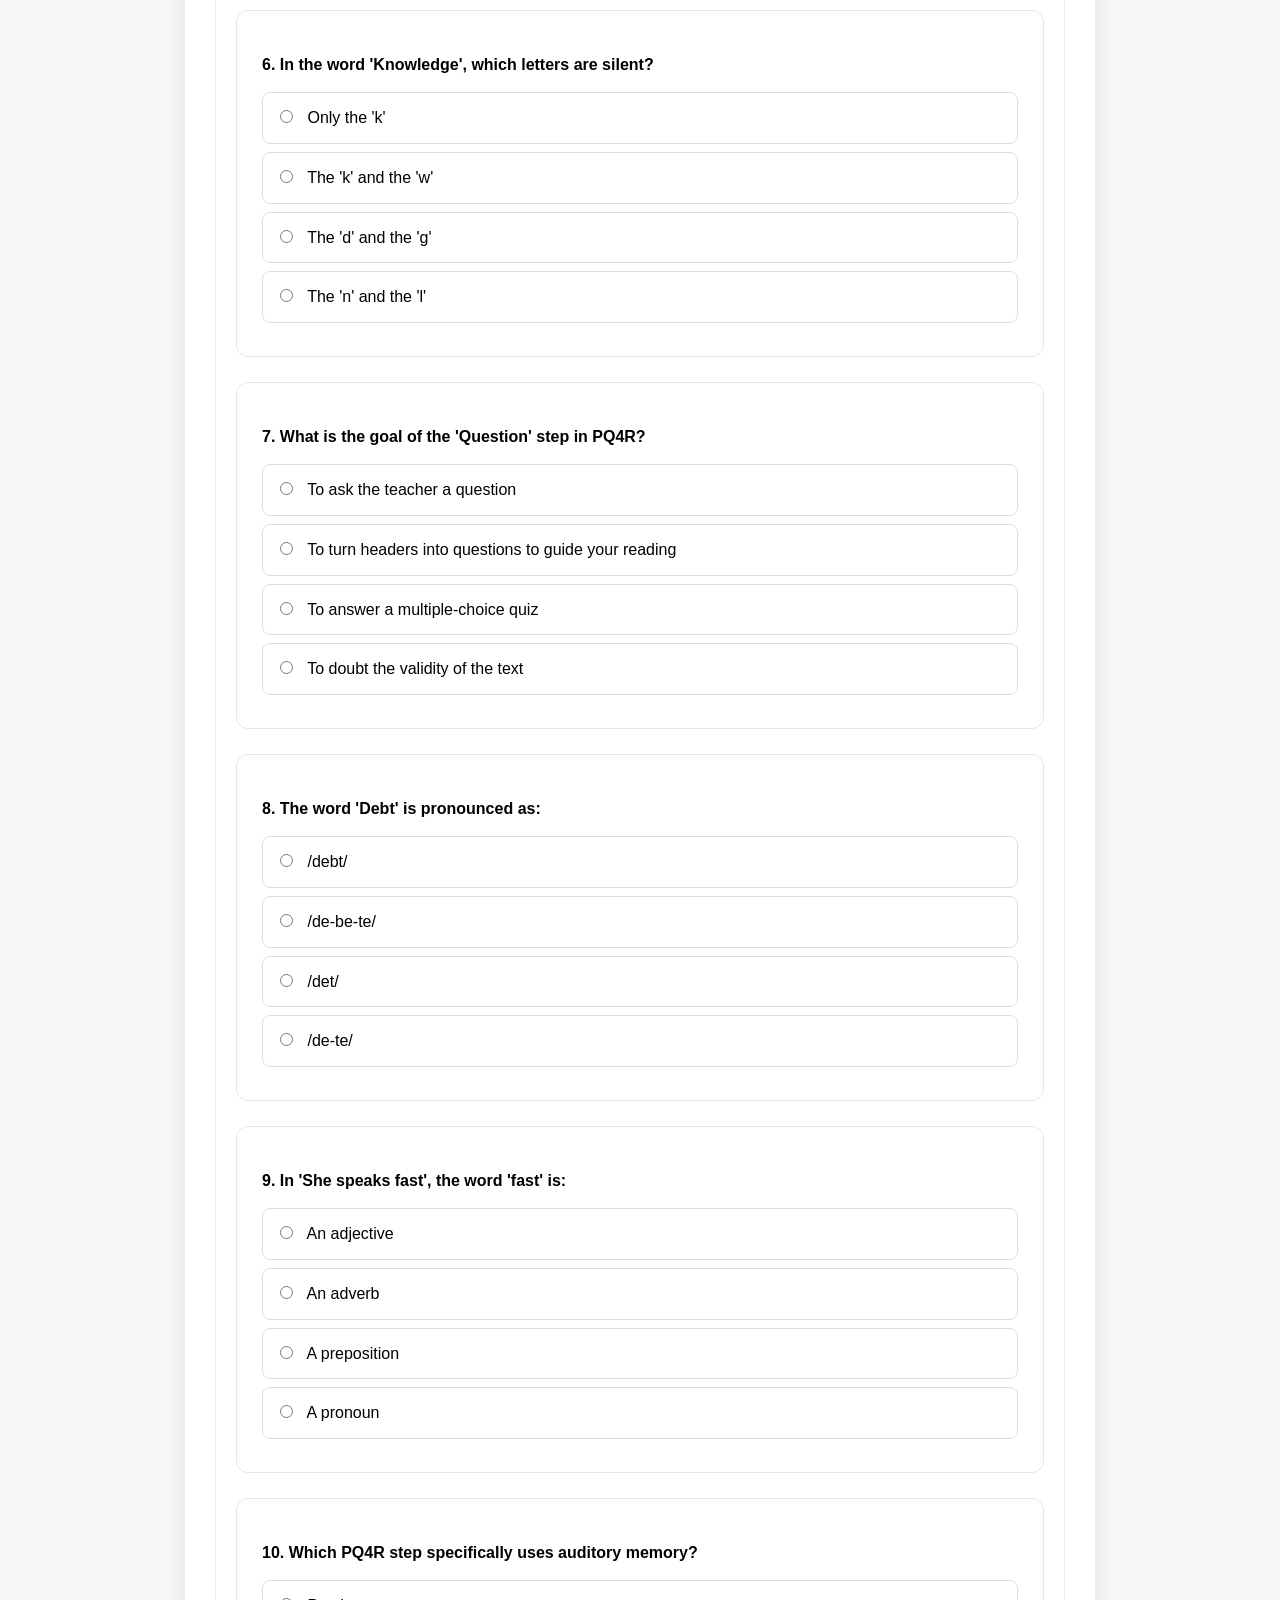
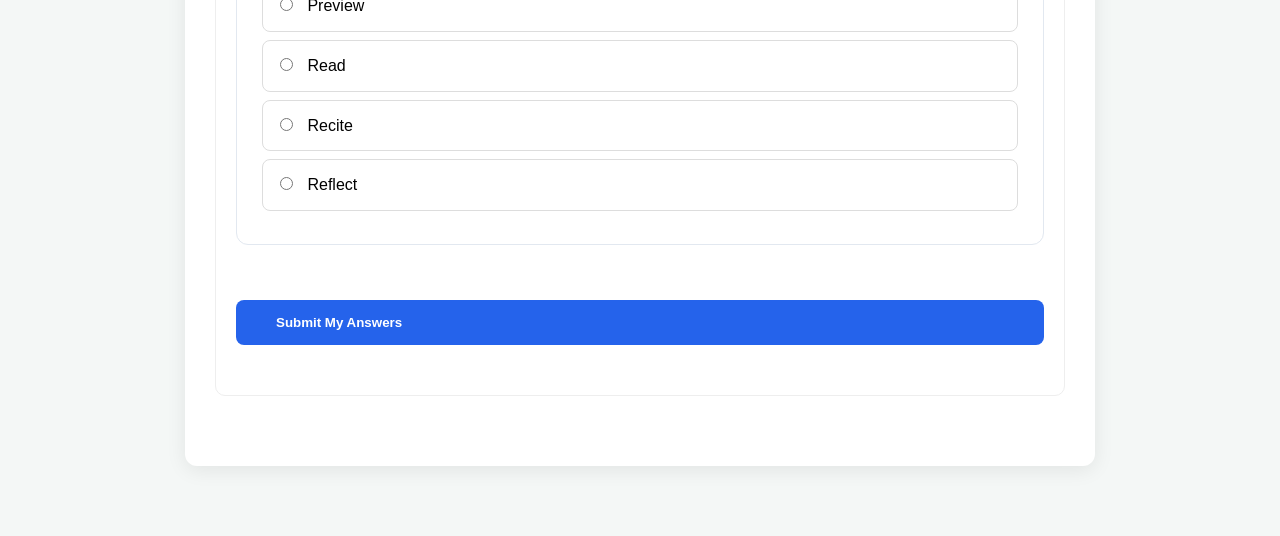
<file: revisions/revision-01-tuesday-2026-03-24.html>
<!DOCTYPE html>
<html lang="en">
<head>
    <meta charset="UTF-8">
    <title>Revision Session 1: PQ4R & Phonetics</title>
    <link rel="stylesheet" href="../style-session.css">
    <style>
        :root { --success-bg: #dcfce7; --error-bg: #fee2e2; --indigo-dark: #1e293b; --accent-blue: #2563eb; }
        :root {
            --primary: #2c3e50;
            --accent: #3498db;
            --success: #27ae60;
            --error: #e74c3c;
            --bg: #f4f7f6;
            --card-bg: #ffffff;
        }
        nav { background: var(--primary); padding: 15px; text-align: center; margin-bottom: 30px; }
        nav a { color: white; text-decoration: none; font-weight: bold; }
        
        .question-card { background: white; padding: 25px; border-radius: 12px; margin-bottom: 25px; border: 1px solid #e2e8f0; transition: 0.3s; }
        .explanation { display: none; margin-top: 15px; padding: 12px; border-radius: 8px; font-size: 0.95rem; background: #f8fafc; border-left: 4px solid var(--accent-blue); color: #475569; }
        .correct-ans { border: 2px solid #22c55e; background-color: var(--success-bg); }
        .incorrect-ans { border: 2px solid #ef4444; background-color: var(--error-bg); }
        .option-label { display: block; padding: 12px; border: 1px solid #ddd; border-radius: 8px; margin-bottom: 8px; cursor: pointer; transition: 0.2s; }
        .option-label:hover { background-color: #f1f5f9; }
        input[type="radio"] { margin-right: 10px; }
        .summary-box { border-radius: 12px; padding: 30px; margin-top: 20px; }
    </style>
</head>
<body>
    <nav><a href="../index.html">← Back to Learning Hub</a></nav>
    <div class="container">
        <h1>Phonetics & Learning Strategy</h1>
        <iframe width="560" height="315" src="https://www.youtube.com/embed/FRfVzF8Tk0c?si=EJuy1hQLAuOCYDC7" title="YouTube video player" frameborder="0" allow="accelerometer; autoplay; clipboard-write; encrypted-media; gyroscope; picture-in-picture; web-share" referrerpolicy="strict-origin-when-cross-origin" allowfullscreen></iframe>
        <div class="summary-box">
            <h2>I. The PQ4R Method (Mental Workflow)</h2>
            <p>Order is logic. Mathias must master these 6 steps to optimize his "Workload":</p>
            <ol>
                <li><b>Preview:</b> Skim the text for headers/diagrams.</li>
                <li><b>Question:</b> Turn headers into questions.</li>
                <li><b>Read:</b> Search for answers to your questions.</li>
                <li><b>Reflect:</b> Think of examples and mental "Anchors".</li>
                <li><b>Recite:</b> State the answers out loud (Sound is key).</li>
                <li><b>Review:</b> Summarize the main points.</li>
            </ol>
        </div>

        <div class="card">
            <h2>II. The 30 Phonetic Traps</h2>
            <p>Every word here has a logical "trap" (Silent letters or unexpected sounds).</p>
            <table style="width:100%; border-collapse: collapse;">
                <tr style="background:#eee"><th>Word</th><th>IPA</th><th>The "Trap"</th></tr>
                <tr>
                    <td><a href="https://www.wordreference.com/enfr/although" target="_blank" rel="noopener noreferrer">Although</a></td>
                    <td><a href="https://youglish.com/pronounce/although/english" target="_blank" rel="noopener noreferrer">/ɔːlˈðəʊ/</a></td>
                    <td>Silent 'gh'</td>
                </tr>
                <tr>
                    <td><a href="https://www.wordreference.com/enfr/architecture" target="_blank" rel="noopener noreferrer">Architecture</a></td>
                    <td><a href="https://youglish.com/pronounce/architecture/english" target="_blank" rel="noopener noreferrer">/ˈɑːkɪtektʃə/</a></td>
                    <td>CH = K</td>
                </tr>
                <tr>
                    <td><a href="https://www.wordreference.com/enfr/debt" target="_blank" rel="noopener noreferrer">Debt</a></td>
                    <td><a href="https://youglish.com/pronounce/debt/english" target="_blank" rel="noopener noreferrer">/det/</a></td>
                    <td>Silent 'b'</td>
                </tr>
                <tr>
                    <td><a href="https://www.wordreference.com/enfr/knowledge" target="_blank" rel="noopener noreferrer">Knowledge</a></td>
                    <td><a href="https://youglish.com/pronounce/knowledge/english" target="_blank" rel="noopener noreferrer">/ˈnɒlɪdʒ/</a></td>
                    <td>Silent 'k'</td>
                </tr>
                <tr>
                    <td><a href="https://www.wordreference.com/enfr/muscle" target="_blank" rel="noopener noreferrer">Muscle</a></td>
                    <td><a href="https://youglish.com/pronounce/muscle/english" target="_blank" rel="noopener noreferrer">/ˈmʌsl/</a></td>
                    <td>Silent 'c'</td>
                </tr>
                <tr>
                    <td><a href="https://www.wordreference.com/enfr/receipt" target="_blank" rel="noopener noreferrer">Receipt</a></td>
                    <td><a href="https://youglish.com/pronounce/receipt/english" target="_blank" rel="noopener noreferrer">/rɪˈsiːt/</a></td>
                    <td>Silent 'p'</td>
                </tr>
                <tr>
                    <td><a href="https://www.wordreference.com/enfr/schedule" target="_blank" rel="noopener noreferrer">Schedule</a></td>
                    <td><a href="https://youglish.com/pronounce/schedule/english" target="_blank" rel="noopener noreferrer">/ˈʃedjuːl/</a></td>
                    <td>SH in UK</td>
                </tr>
                <tr>
                    <td><a href="https://www.wordreference.com/enfr/Wednesday" target="_blank" rel="noopener noreferrer">Wednesday</a></td>
                    <td><a href="https://youglish.com/pronounce/wednesday/english" target="_blank" rel="noopener noreferrer">/ˈwenzdeɪ/</a></td>
                    <td>Silent 'd'</td>
                </tr>
                </table>
        </div>

        <div class="quiz-section">
            <h2>III. Grammar & Logic Quiz</h2>
            <form id="masteryQuiz">
                <div id="quizContainer"></div>

                <div style="text-align: center; padding: 30px 0;">
                    <button type="button" onclick="validateQuiz()" id="submitBtn" class="option-btn" style="background: var(--accent-blue); color: white; font-weight: bold; padding: 15px 40px; border: none; cursor: pointer;">
                        Submit My Answers
                    </button>
                </div>
            </form>
        </div>
        <div id="finalResult" class="summary-box" style="text-align: center; display:none; background: white; border: 2px solid var(--accent-blue);">
            <h2 id="scoreTitle" style="font-size: 2rem; color: var(--accent-blue);">Score: 0 / 10</h2>
            <p id="scoreMessage" style="font-style: italic; margin-top: 10px;"></p>
        </div>
    </div>
    <script>
        const quizData = [
            {
                q: "In the PQ4R method, what does the 'Reflect' step involve?",
                options: ["Reading the text as fast as possible", "Finding personal examples and creating mental anchors", "Reciting answers out loud", "Counting how many pages are left"],
                correct: 1,
                exp: "Reflection involves linking new information to what you already know to facilitate long-term memory storage."
            },
            {
                q: "Which letter is silent in the word 'Receipt'?",
                options: ["The 'r'", "The 'e'", "The 'p'", "The 't'"],
                correct: 2,
                exp: "The 'p' is completely silent in 'Receipt'. It is pronounced /rɪˈsiːt/."
            },
            {
                q: "How is the 'ch' pronounced in 'Architecture'?",
                options: ["Like 'ch' in 'Cheese'", "Like a 'k'", "Like an 's'", "It is not pronounced"],
                correct: 1,
                exp: "In words of Greek origin like 'architecture' or 'chaos', the 'ch' is pronounced as /k/."
            },
            {
                q: "What is the function of 'Competent' in: 'He is a competent engineer'?",
                options: ["Adverb", "Verb", "Noun", "Adjective"],
                correct: 3,
                exp: "It describes the noun 'engineer', therefore it is an adjective."
            },
            {
                q: "What does it mean to 'Skim' a text?",
                options: ["To read every word carefully", "To browse quickly to grasp the general idea", "To translate the text word for word", "To memorize the text by heart"],
                correct: 1,
                exp: "Skimming is a fast reading technique used to identify headers, diagrams, and the global core of the text."
            },
            {
                q: "In the word 'Knowledge', which letters are silent?",
                options: ["Only the 'k'", "The 'k' and the 'w'", "The 'd' and the 'g'", "The 'n' and the 'l'"],
                correct: 1,
                exp: "The initial 'k' before 'n' is silent, and the 'w' in the '-edge' ending is not heard."
            },
            {
                q: "What is the goal of the 'Question' step in PQ4R?",
                options: ["To ask the teacher a question", "To turn headers into questions to guide your reading", "To answer a multiple-choice quiz", "To doubt the validity of the text"],
                correct: 1,
                exp: "Turning a header into a question activates the brain and gives a specific purpose to the reading that follows."
            },
            {
                q: "The word 'Debt' is pronounced as:",
                options: ["/debt/", "/de-be-te/", "/det/", "/de-te/"],
                correct: 2,
                exp: "The 'b' is silent. It is pronounced /det/, rhyming with 'bet'."
            },
            {
                q: "In 'She speaks fast', the word 'fast' is:",
                options: ["An adjective", "An adverb", "A preposition", "A pronoun"],
                correct: 1,
                exp: "Here, 'fast' modifies the verb 'speaks' (explaining how she speaks), so it is an adverb."
            },
            {
                q: "Which PQ4R step specifically uses auditory memory?",
                options: ["Preview", "Read", "Recite", "Reflect"],
                correct: 2,
                exp: "The 'Recite' step involves stating answers out loud to anchor information through the auditory channel."
            }
        ];

        function initQuiz() {
            const container = document.getElementById('quizContainer');
            quizData.forEach((data, index) => {
                let optionsHtml = data.options.map((opt, i) => `
                    <label class="option-label">
                        <input type="radio" name="q${index}" value="${i}"> ${opt}
                    </label>
                `).join('');

                container.innerHTML += `
                    <div class="question-card" id="card-${index}">
                        <p style="font-weight:bold; margin-bottom:15px;">${index + 1}. ${data.q}</p>
                        ${optionsHtml}
                        <div class="explanation" id="exp-${index}"><b>Logic:</b> ${data.exp}</div>
                    </div>
                `;
            });
        }

        function validateQuiz() {
            let score = 0;
            quizData.forEach((data, index) => {
                const selected = document.querySelector(`input[name="q${index}"]:checked`);
                const card = document.getElementById(`card-${index}`);
                const exp = document.getElementById(`exp-${index}`);
                
                exp.style.display = 'block';
                
                if (selected && parseInt(selected.value) === data.correct) {
                    score++;
                    card.classList.add('correct-ans');
                    card.classList.remove('incorrect-ans');
                } else {
                    card.classList.add('incorrect-ans');
                    card.classList.remove('correct-ans');
                }
            });

            const final = document.getElementById('finalResult');
            const scoreTitle = document.getElementById('scoreTitle');
            const scoreMessage = document.getElementById('scoreMessage');
            final.style.display = 'block';
            scoreTitle.innerText = `Final Score: ${score} / ${quizData.length}`;
            
            scoreMessage.innerText = score >= 8 ? "Excellent! You are mastering the logic." : "Keep practicing. Consistency is key.";
            
            window.scrollTo({ top: document.body.scrollHeight, behavior: 'smooth' });
        }

        window.onload = initQuiz;
    </script>
</body>
</html>
</file>
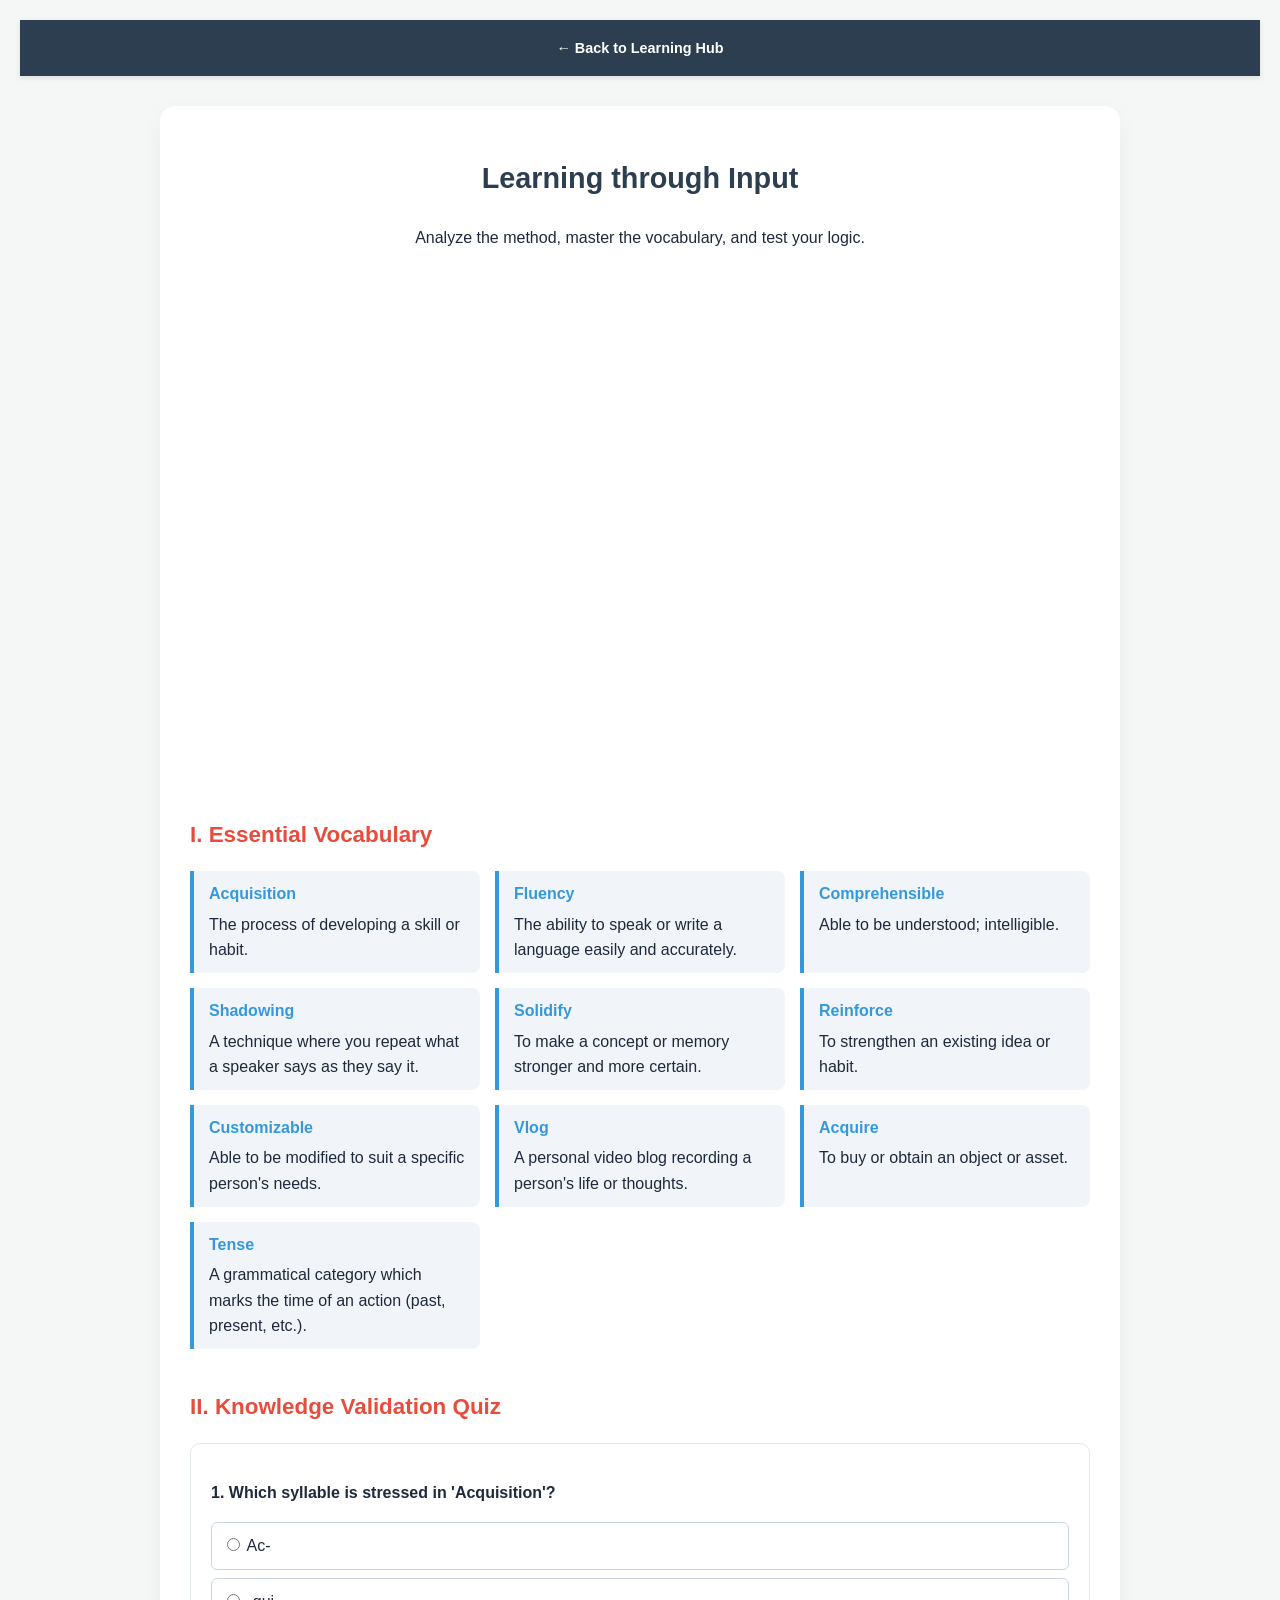
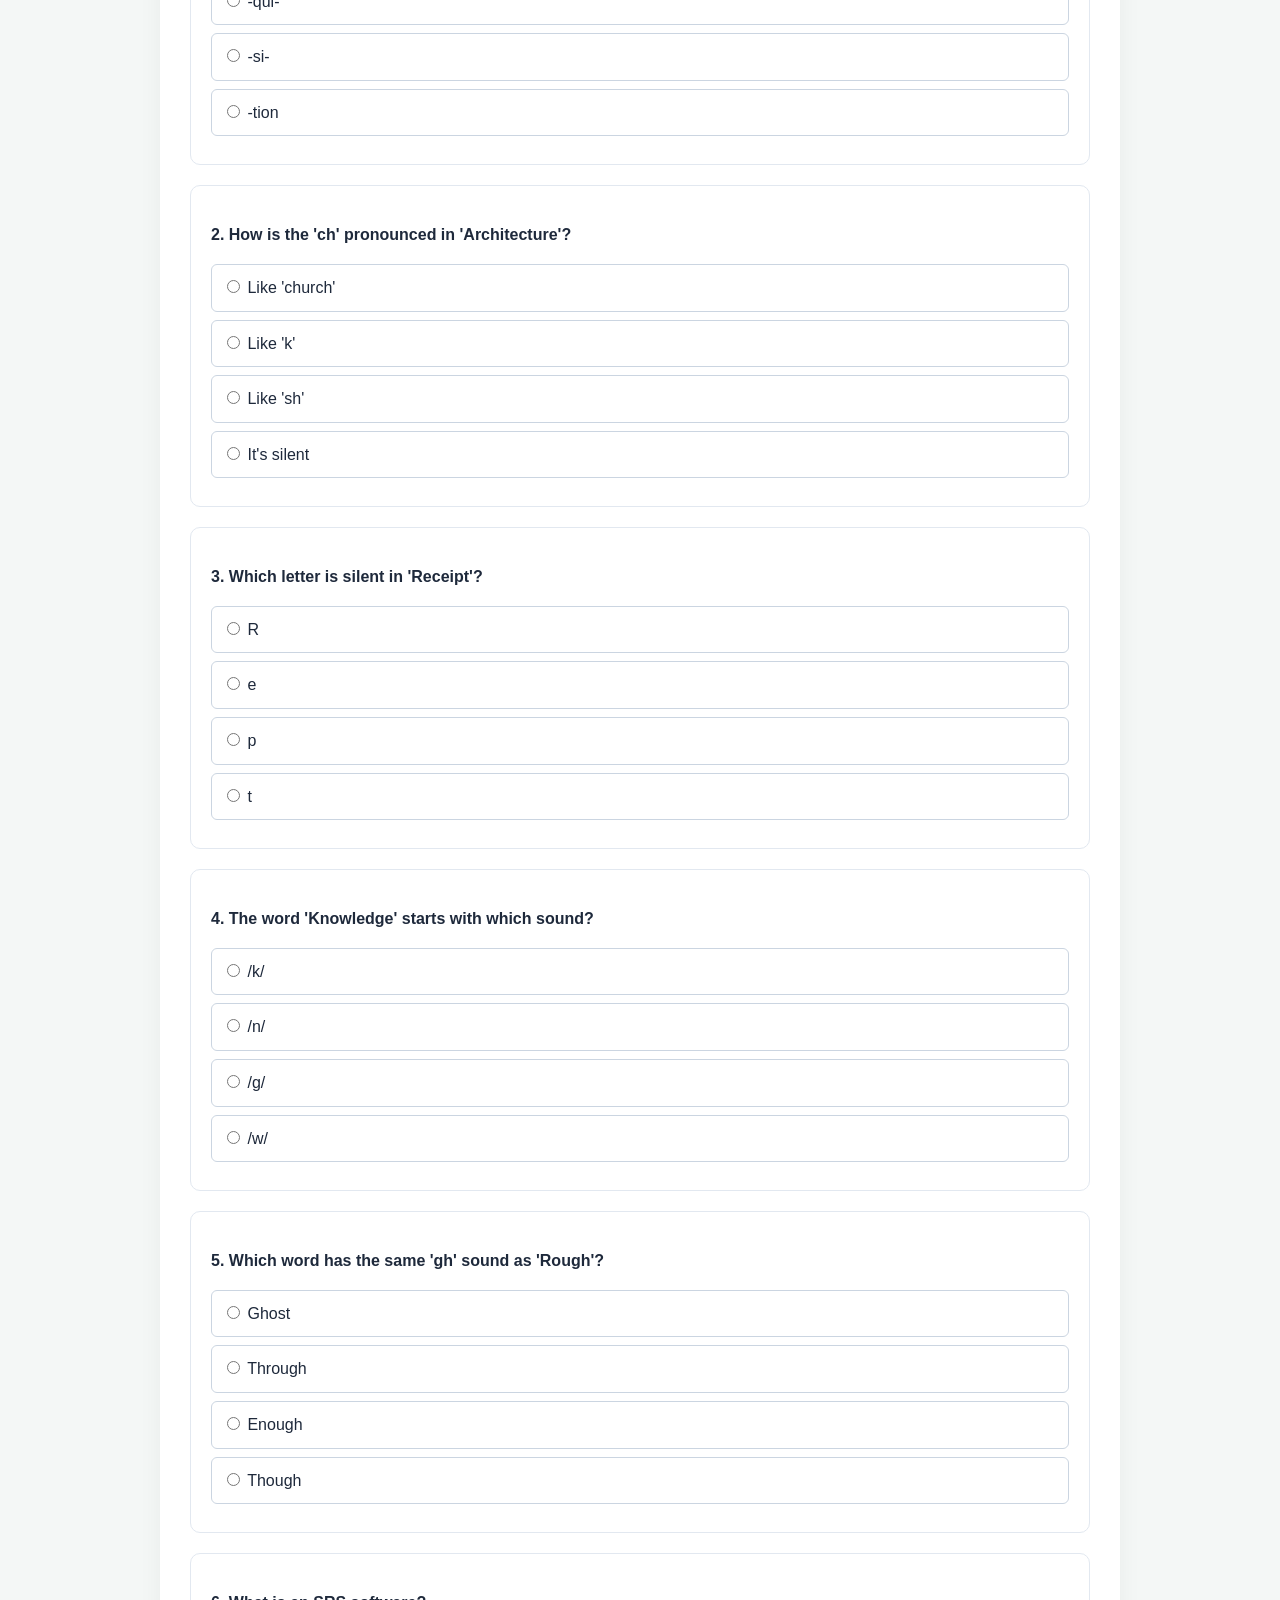
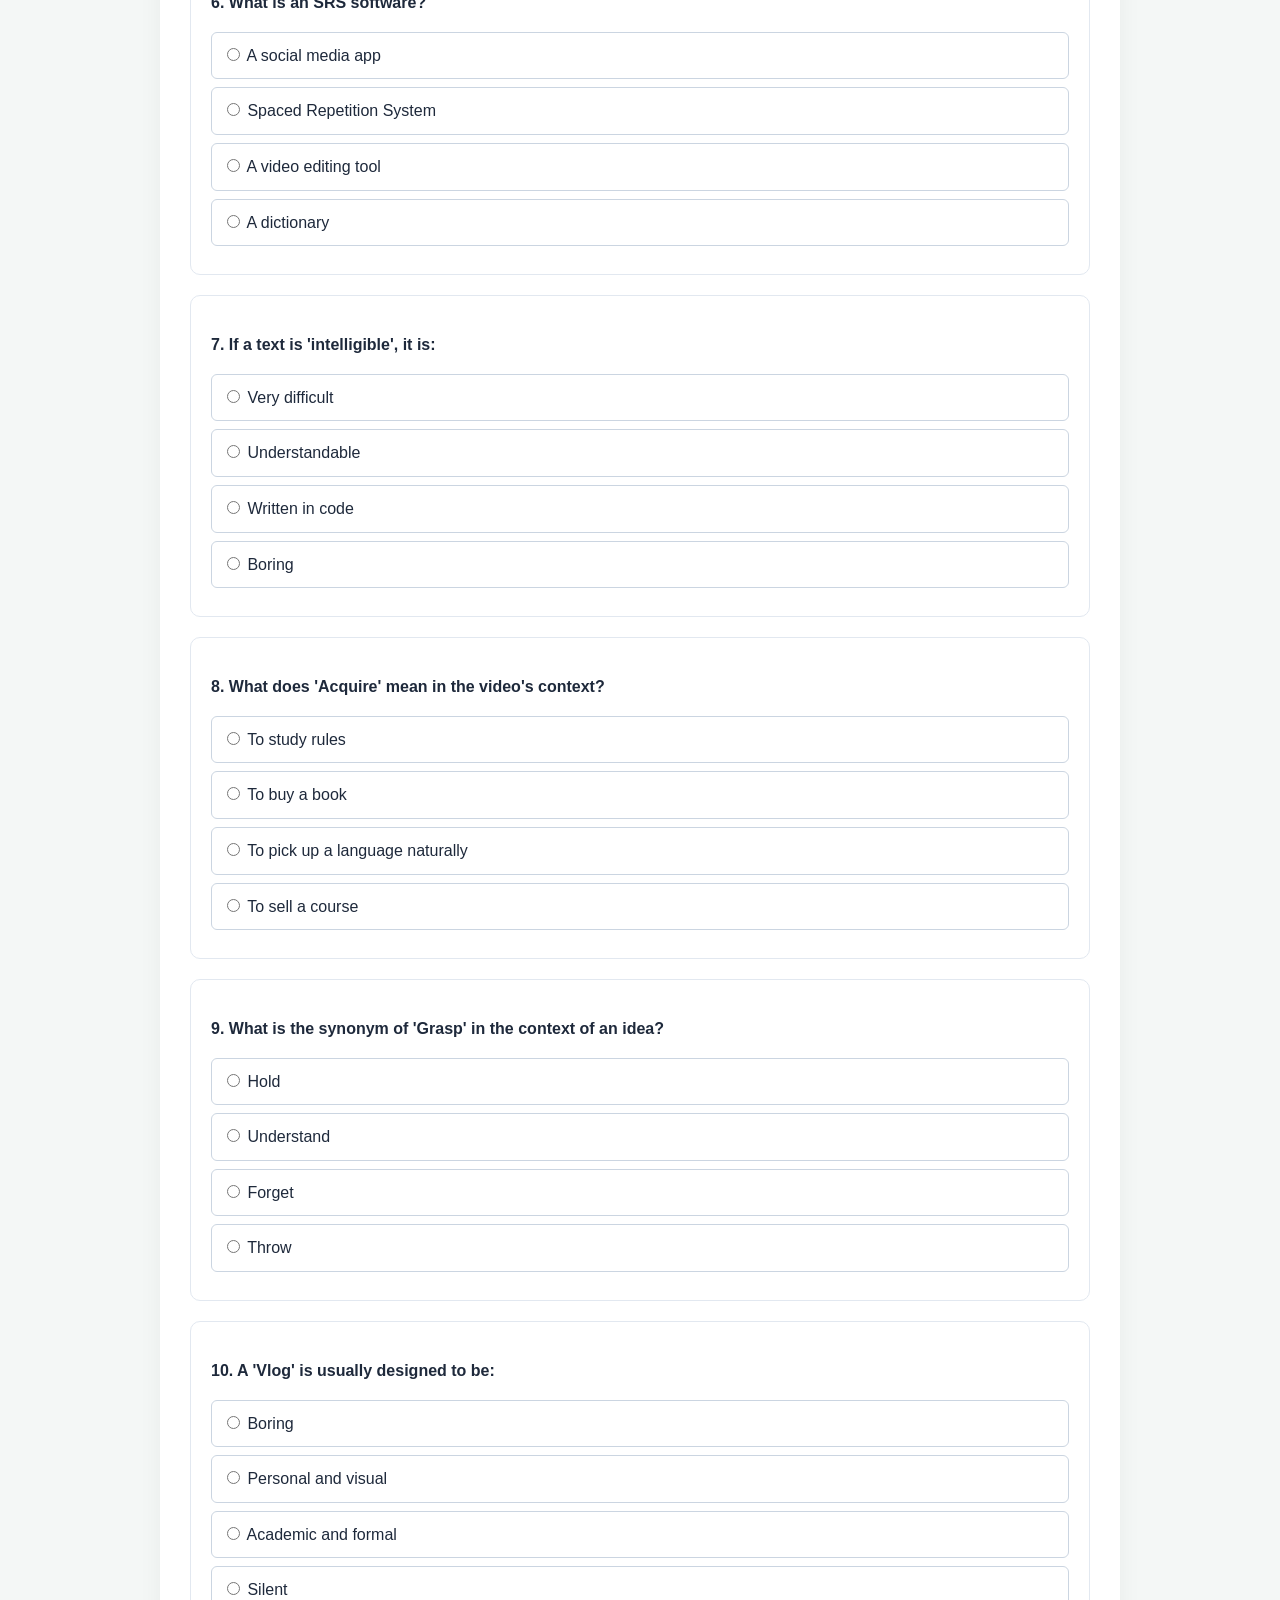
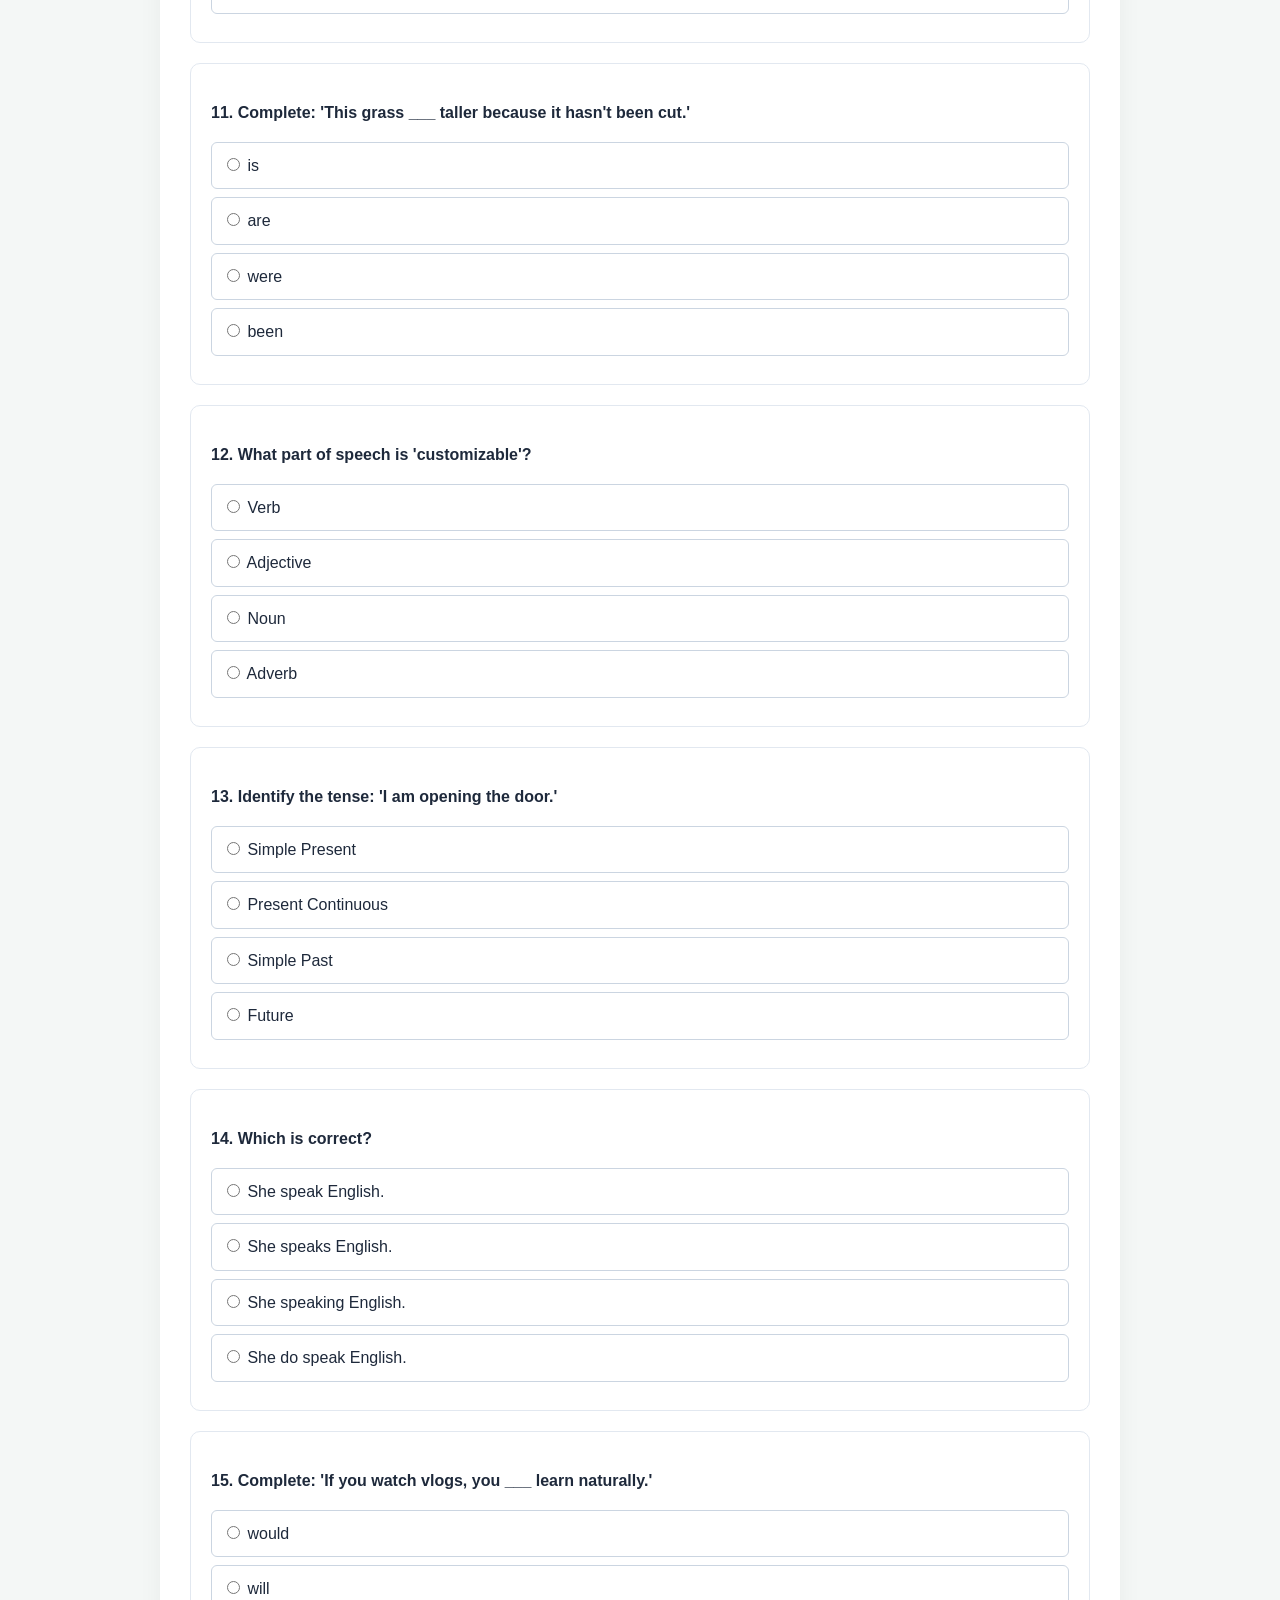
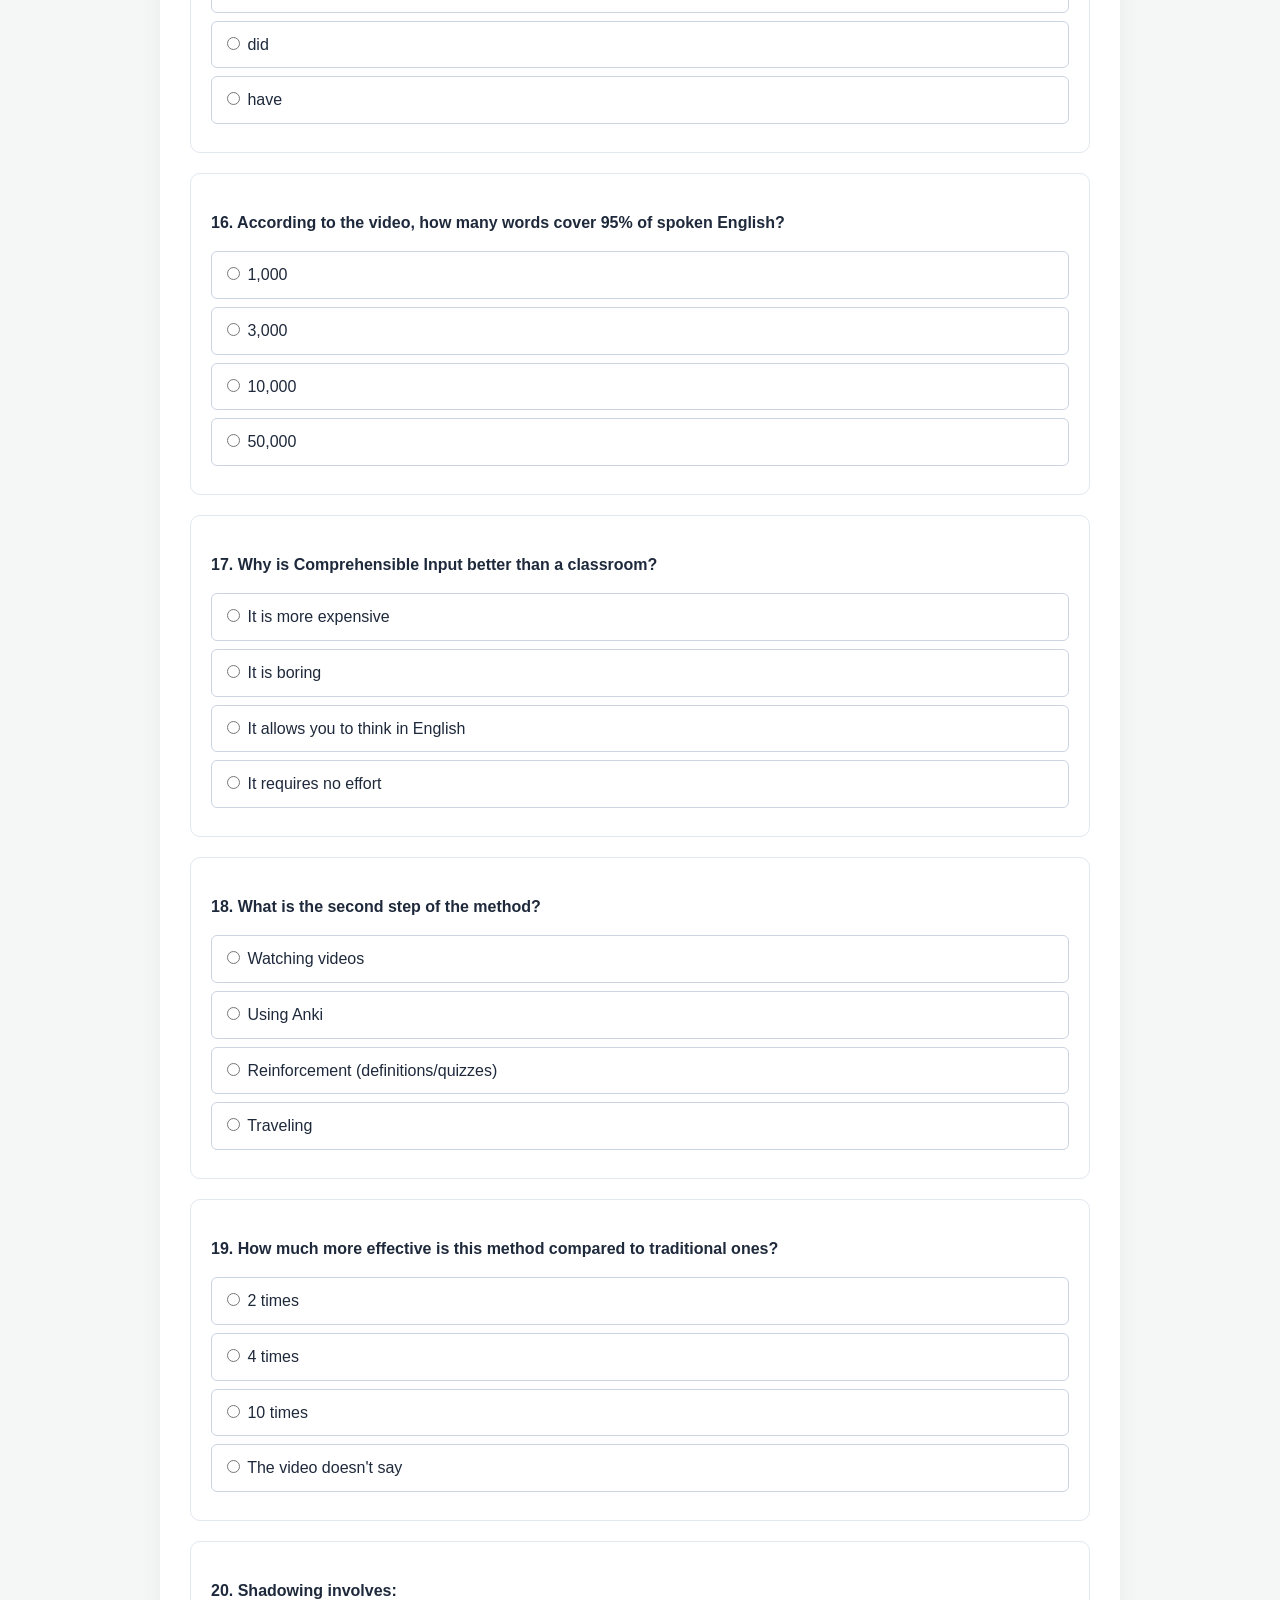
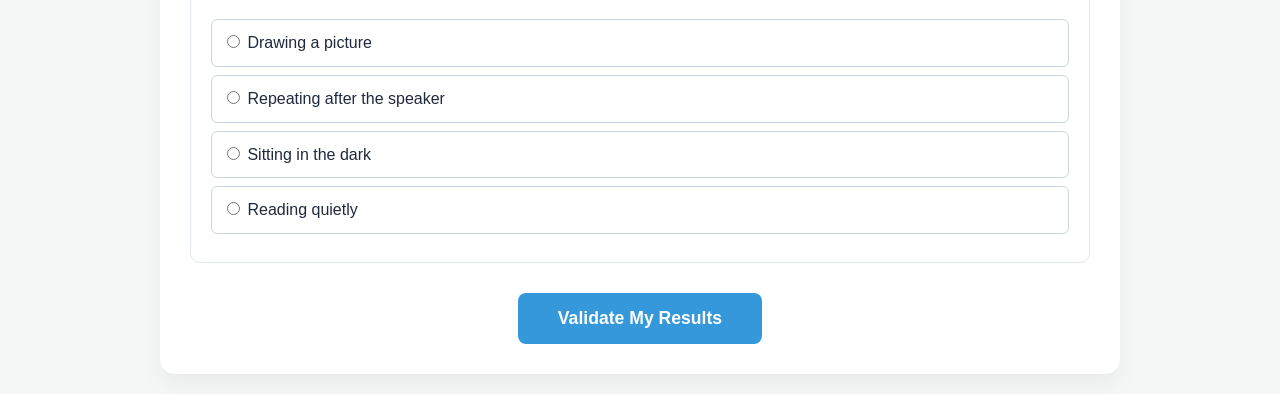
<file: revisions/revision-02-friday-2026-03-27.html>
<!DOCTYPE html>
<html lang="en">
<head>
    <meta charset="UTF-8">
    <meta name="viewport" content="width=device-width, initial-scale=1.0">
    <title>Revision - Comprehensible Input</title>
    <link rel="stylesheet" href="../style-session.css">
    <style>
        :root { --accent: #2563eb; --bg: #f8fafc; --white: #ffffff; }
        :root {
            --primary: #2c3e50;
            --accent: #3498db;
            --success: #27ae60;
            --error: #e74c3c;
            --bg: #f4f7f6;
            --card-bg: #ffffff;
        }
        nav { background: var(--primary); padding: 15px; text-align: center; margin-bottom: 30px; }
        nav a { color: white; text-decoration: none; font-weight: bold; }
        
        body { font-family: 'Inter', sans-serif; background: var(--bg); color: #1e293b; padding: 20px; }
        .container { max-width: 900px; margin: 0 auto; background: var(--white); padding: 30px; border-radius: 15px; box-shadow: 0 10px 25px rgba(0,0,0,0.05); }
        .video-wrapper { position: relative; padding-bottom: 56.25%; height: 0; margin-bottom: 30px; border-radius: 12px; overflow: hidden; }
        .video-wrapper iframe { position: absolute; top: 0; left: 0; width: 100%; height: 100%; }
        .vocab-grid { display: grid; grid-template-columns: repeat(auto-fit, minmax(250px, 1fr)); gap: 15px; margin-bottom: 40px; }
        .vocab-item { border-left: 4px solid var(--accent); padding: 10px 15px; background: #f1f5f9; border-radius: 0 8px 8px 0; }
        .vocab-item b { color: var(--accent); display: block; margin-bottom: 5px; }
        .quiz-card { background: #fff; border: 1px solid #e2e8f0; padding: 20px; border-radius: 10px; margin-bottom: 20px; transition: 0.3s; }
        .option-label { display: block; padding: 10px; border: 1px solid #cbd5e1; border-radius: 6px; margin: 8px 0; cursor: pointer; transition: 0.2s; }
        .option-label:hover { background: #f1f5f9; }
        .explanation { display: none; margin-top: 10px; font-size: 0.9rem; padding: 10px; border-radius: 6px; background: #eff6ff; color: #1e40af; border: 1px solid #bfdbfe; }
        .correct { border-color: #22c55e; background: #f0fdf4; }
        .incorrect { border-color: #ef4444; background: #fef2f2; }
        #submit-btn { background: var(--accent); color: white; border: none; padding: 15px 40px; border-radius: 8px; font-weight: bold; cursor: pointer; font-size: 1.1rem; }
    </style>
</head>
<body>
    <nav><a href="../index.html">← Back to Learning Hub</a></nav>
    <main class="container">
        <header style="text-align:center; margin-bottom:30px;">
            <h1>Learning through Input</h1>
            <p>Analyze the method, master the vocabulary, and test your logic.</p>
        </header>

        <div class="video-wrapper">
            <iframe src="https://www.youtube.com/embed/bo47JoSxl1s" frameborder="0" allowfullscreen></iframe>
        </div>

        <section>
            <h2>I. Essential Vocabulary</h2>
            <div class="vocab-grid">
                <div class="vocab-item"><b>Acquisition</b> The process of developing a skill or habit.</div>
                <div class="vocab-item"><b>Fluency</b> The ability to speak or write a language easily and accurately.</div>
                <div class="vocab-item"><b>Comprehensible</b> Able to be understood; intelligible.</div>
                <div class="vocab-item"><b>Shadowing</b> A technique where you repeat what a speaker says as they say it.</div>
                <div class="vocab-item"><b>Solidify</b> To make a concept or memory stronger and more certain.</div>
                <div class="vocab-item"><b>Reinforce</b> To strengthen an existing idea or habit.</div>
                <div class="vocab-item"><b>Customizable</b> Able to be modified to suit a specific person's needs.</div>
                <div class="vocab-item"><b>Vlog</b> A personal video blog recording a person's life or thoughts.</div>
                <div class="vocab-item"><b>Acquire</b> To buy or obtain an object or asset.</div>
                <div class="vocab-item"><b>Tense</b> A grammatical category which marks the time of an action (past, present, etc.).</div>
            </div>
        </section>

        <section>
            <h2>II. Knowledge Validation Quiz</h2>
            <form id="quizForm">
                <div id="questions-container"></div>
                <div style="text-align:center; margin-top:30px;">
                    <button type="button" id="submit-btn" onclick="checkQuiz()">Validate My Results</button>
                </div>
            </form>
            <div id="result-box" style="display:none; text-align:center; margin-top:20px; font-size:1.5rem; font-weight:bold;"></div>
        </section>
    </main>

    <script>
        const quizData = [
            /* Pronunciation */
            { q: "Which syllable is stressed in 'Acquisition'?", options: ["Ac-", "-qui-", "-si-", "-tion"], correct: 2, exp: "The stress is on the third syllable: /ˌæk-wɪ-ˈzɪʃ-ən/." },
            { q: "How is the 'ch' pronounced in 'Architecture'?", options: ["Like 'church'", "Like 'k'", "Like 'sh'", "It's silent"], correct: 1, exp: "In words of Greek origin, 'ch' is often pronounced as /k/." },
            { q: "Which letter is silent in 'Receipt'?", options: ["R", "e", "p", "t"], correct: 2, exp: "The 'p' is silent. Pronunciation: /rɪˈsiːt/." },
            { q: "The word 'Knowledge' starts with which sound?", options: ["/k/", "/n/", "/g/", "/w/"], correct: 1, exp: "The initial 'k' is silent before an 'n'. Pronunciation: /ˈnɒl.ɪdʒ/." },
            { q: "Which word has the same 'gh' sound as 'Rough'?", options: ["Ghost", "Through", "Enough", "Though"], correct: 2, exp: "In 'Rough' and 'Enough', the 'gh' sounds like /f/." },
            /* Vocabulary */
            { q: "What is an SRS software?", options: ["A social media app", "Spaced Repetition System", "A video editing tool", "A dictionary"], correct: 1, exp: "SRS uses algorithms to show you words right before you forget them." },
            { q: "If a text is 'intelligible', it is:", options: ["Very difficult", "Understandable", "Written in code", "Boring"], correct: 1, exp: "Intelligible is a synonym for comprehensible or understandable." },
            { q: "What does 'Acquire' mean in the video's context?", options: ["To study rules", "To buy a book", "To pick up a language naturally", "To sell a course"], correct: 2, exp: "Acquiring happens subconsciously through exposure, unlike conscious learning." },
            { q: "What is the synonym of 'Grasp' in the context of an idea?", options: ["Hold", "Understand", "Forget", "Throw"], correct: 1, exp: "To grasp an idea means to fully understand it." },
            { q: "A 'Vlog' is usually designed to be:", options: ["Boring", "Personal and visual", "Academic and formal", "Silent"], correct: 1, exp: "Vlogs use real-life context and visuals to provide comprehensible input." },
            /* Grammar */
            { q: "Complete: 'This grass ___ taller because it hasn't been cut.'", options: ["is", "are", "were", "been"], correct: 0, exp: "Grass is an uncountable noun, so we use the singular verb 'is'." },
            { q: "What part of speech is 'customizable'?", options: ["Verb", "Adjective", "Noun", "Adverb"], correct: 1, exp: "It describes a noun, so it is an adjective." },
            { q: "Identify the tense: 'I am opening the door.'", options: ["Simple Present", "Present Continuous", "Simple Past", "Future"], correct: 1, exp: "The structure 'am + verb-ing' indicates an action happening now." },
            { q: "Which is correct?", options: ["She speak English.", "She speaks English.", "She speaking English.", "She do speak English."], correct: 1, exp: "In the 3rd person singular present, we must add an 's' to the verb." },
            { q: "Complete: 'If you watch vlogs, you ___ learn naturally.'", options: ["would", "will", "did", "have"], correct: 1, exp: "This is a first conditional sentence expressing a real possibility." },
            /* Comprehension */
            { q: "According to the video, how many words cover 95% of spoken English?", options: ["1,000", "3,000", "10,000", "50,000"], correct: 1, exp: "The video states that 3,000 words are enough to understand almost all spoken English." },
            { q: "Why is Comprehensible Input better than a classroom?", options: ["It is more expensive", "It is boring", "It allows you to think in English", "It requires no effort"], correct: 2, exp: "Real context helps your brain skip translation and start thinking directly in the target language." },
            { q: "What is the second step of the method?", options: ["Watching videos", "Using Anki", "Reinforcement (definitions/quizzes)", "Traveling"], correct: 2, exp: "The second step is using tools to solidify what you just saw in the video." },
            { q: "How much more effective is this method compared to traditional ones?", options: ["2 times", "4 times", "10 times", "The video doesn't say"], correct: 1, exp: "The speaker claims it is 4 times more effective than classroom instruction." },
            { q: "Shadowing involves:", options: ["Drawing a picture", "Repeating after the speaker", "Sitting in the dark", "Reading quietly"], correct: 1, exp: "Shadowing is an active technique where you mimic the speaker's rhythm and sounds." }
        ];

        function initQuiz() {
            const container = document.getElementById('questions-container');
            quizData.forEach((item, index) => {
                let optionsHtml = item.options.map((opt, i) => `
                    <label class="option-label">
                        <input type="radio" name="q${index}" value="${i}"> ${opt}
                    </label>
                `).join('');
                
                container.innerHTML += `
                    <div class="quiz-card" id="card-${index}">
                        <p style="font-weight:bold;">${index + 1}. ${item.q}</p>
                        ${optionsHtml}
                        <div class="explanation" id="exp-${index}"><b>Correct:</b> ${item.exp}</div>
                    </div>
                `;
            });
        }

        function checkQuiz() {
            let score = 0;
            quizData.forEach((item, index) => {
                const selected = document.querySelector(`input[name="q${index}"]:checked`);
                const card = document.getElementById(`card-${index}`);
                const exp = document.getElementById(`exp-${index}`);
                exp.style.display = 'block';

                if (selected && parseInt(selected.value) === item.correct) {
                    score++;
                    card.classList.add('correct');
                    card.classList.remove('incorrect');
                } else {
                    card.classList.add('incorrect');
                    card.classList.remove('correct');
                }
            });

            const resultBox = document.getElementById('result-box');
            resultBox.innerText = `Your Final Score: ${score} / ${quizData.length}`;
            resultBox.style.display = 'block';
            window.scrollTo({ top: document.body.scrollHeight, behavior: 'smooth' });
        }

        window.onload = initQuiz;
    </script>
</body>
</html>
</file>
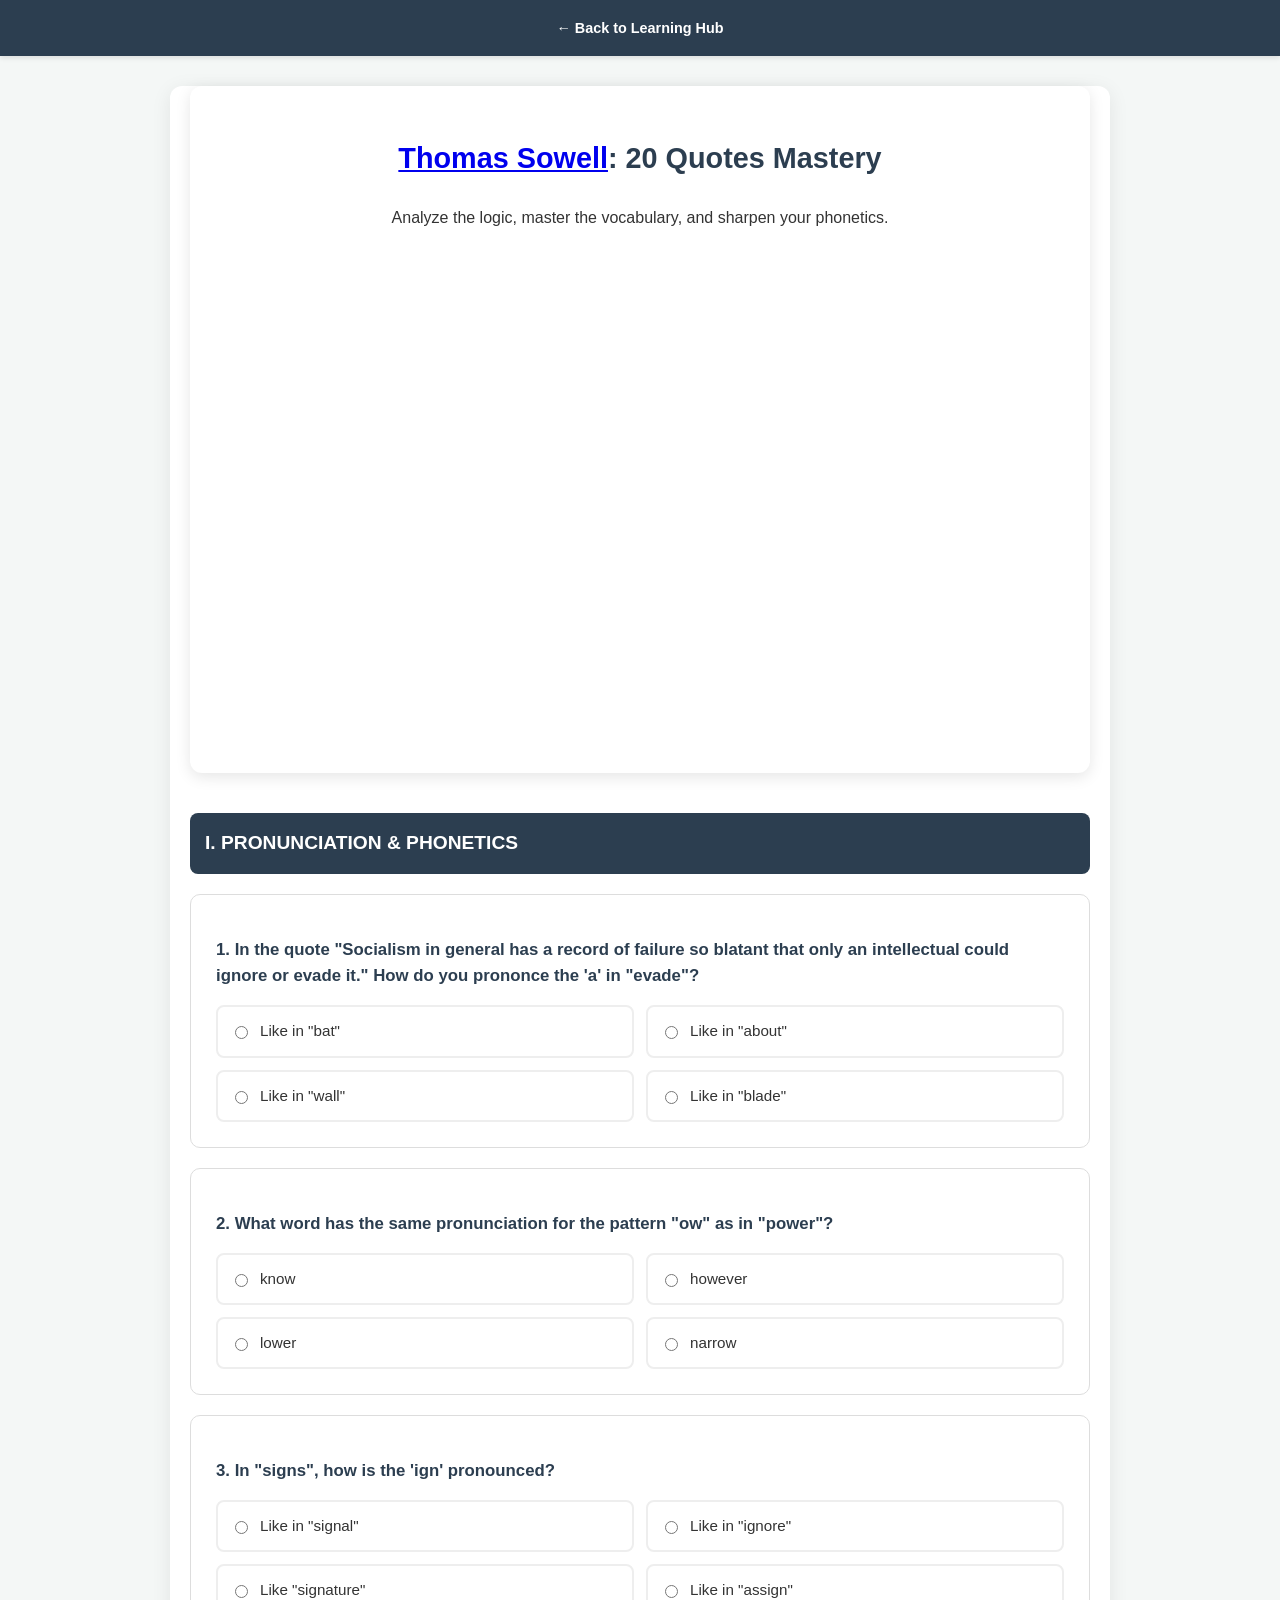
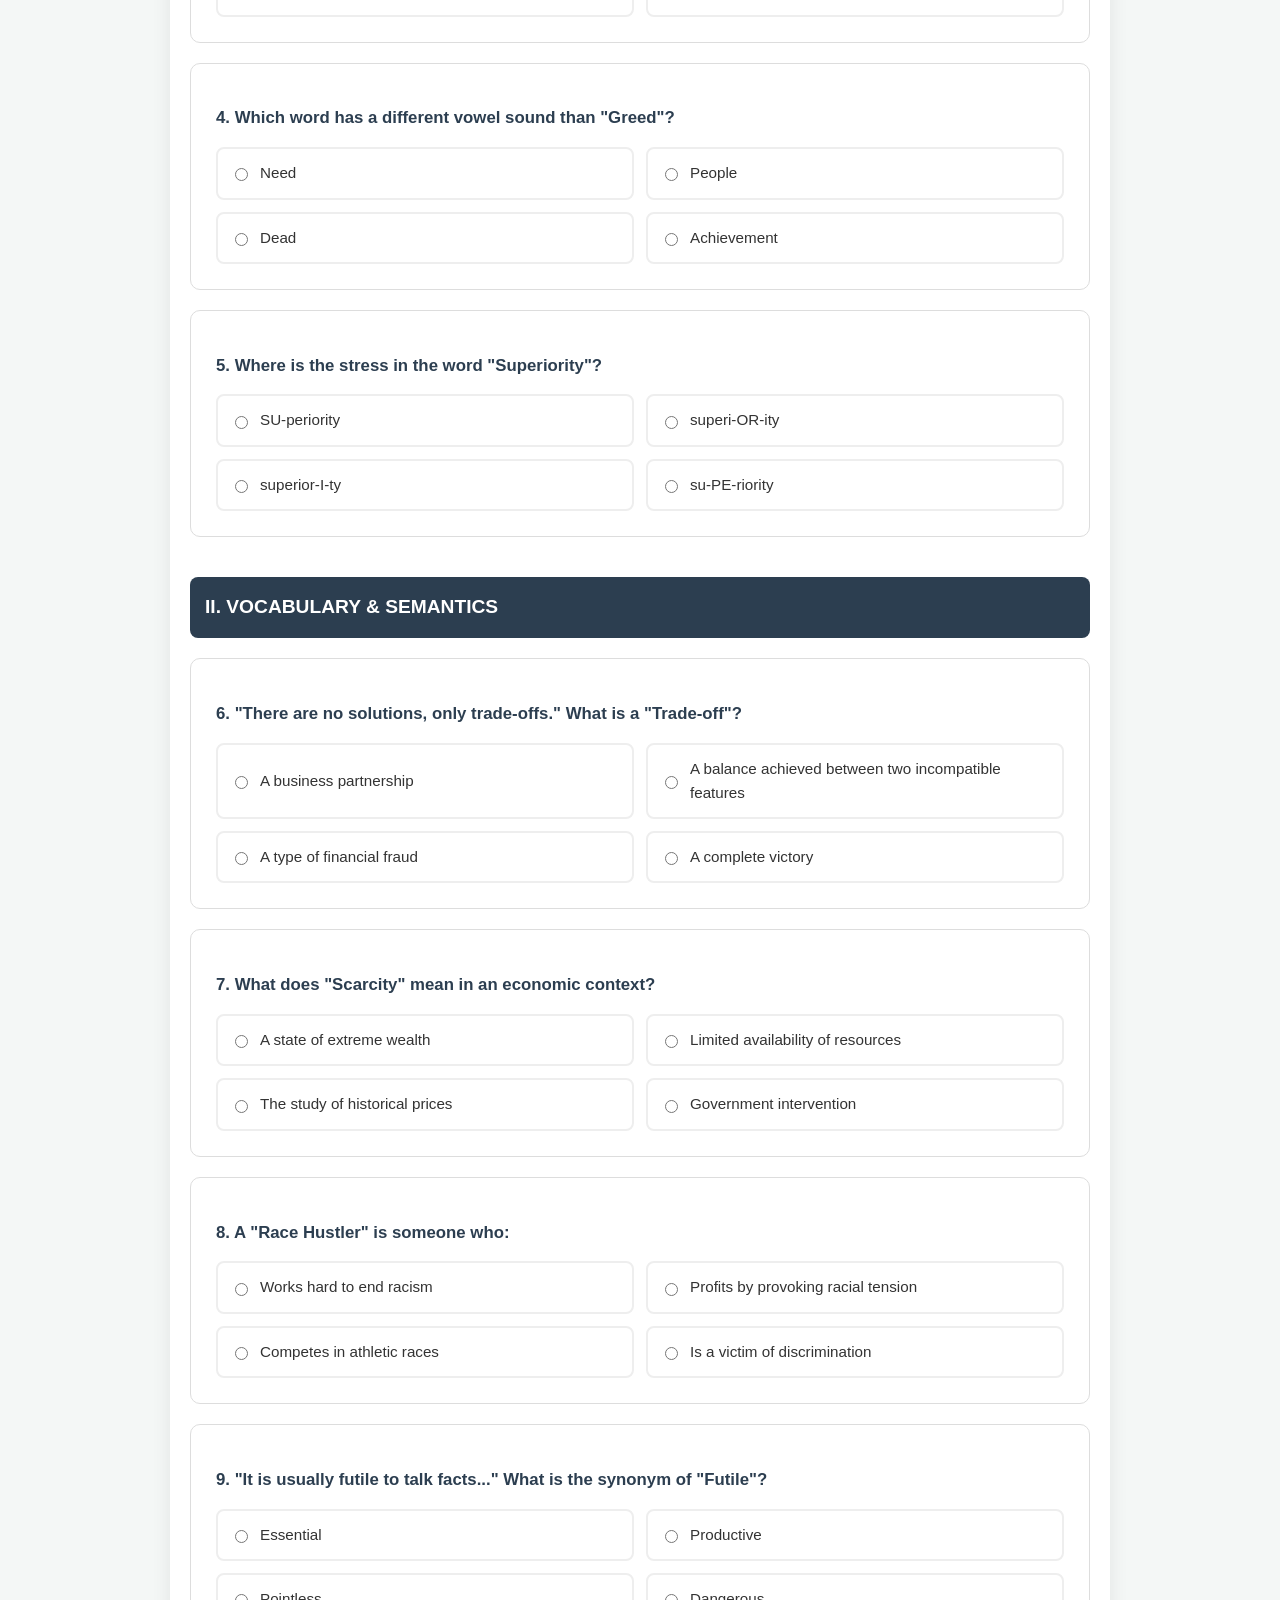
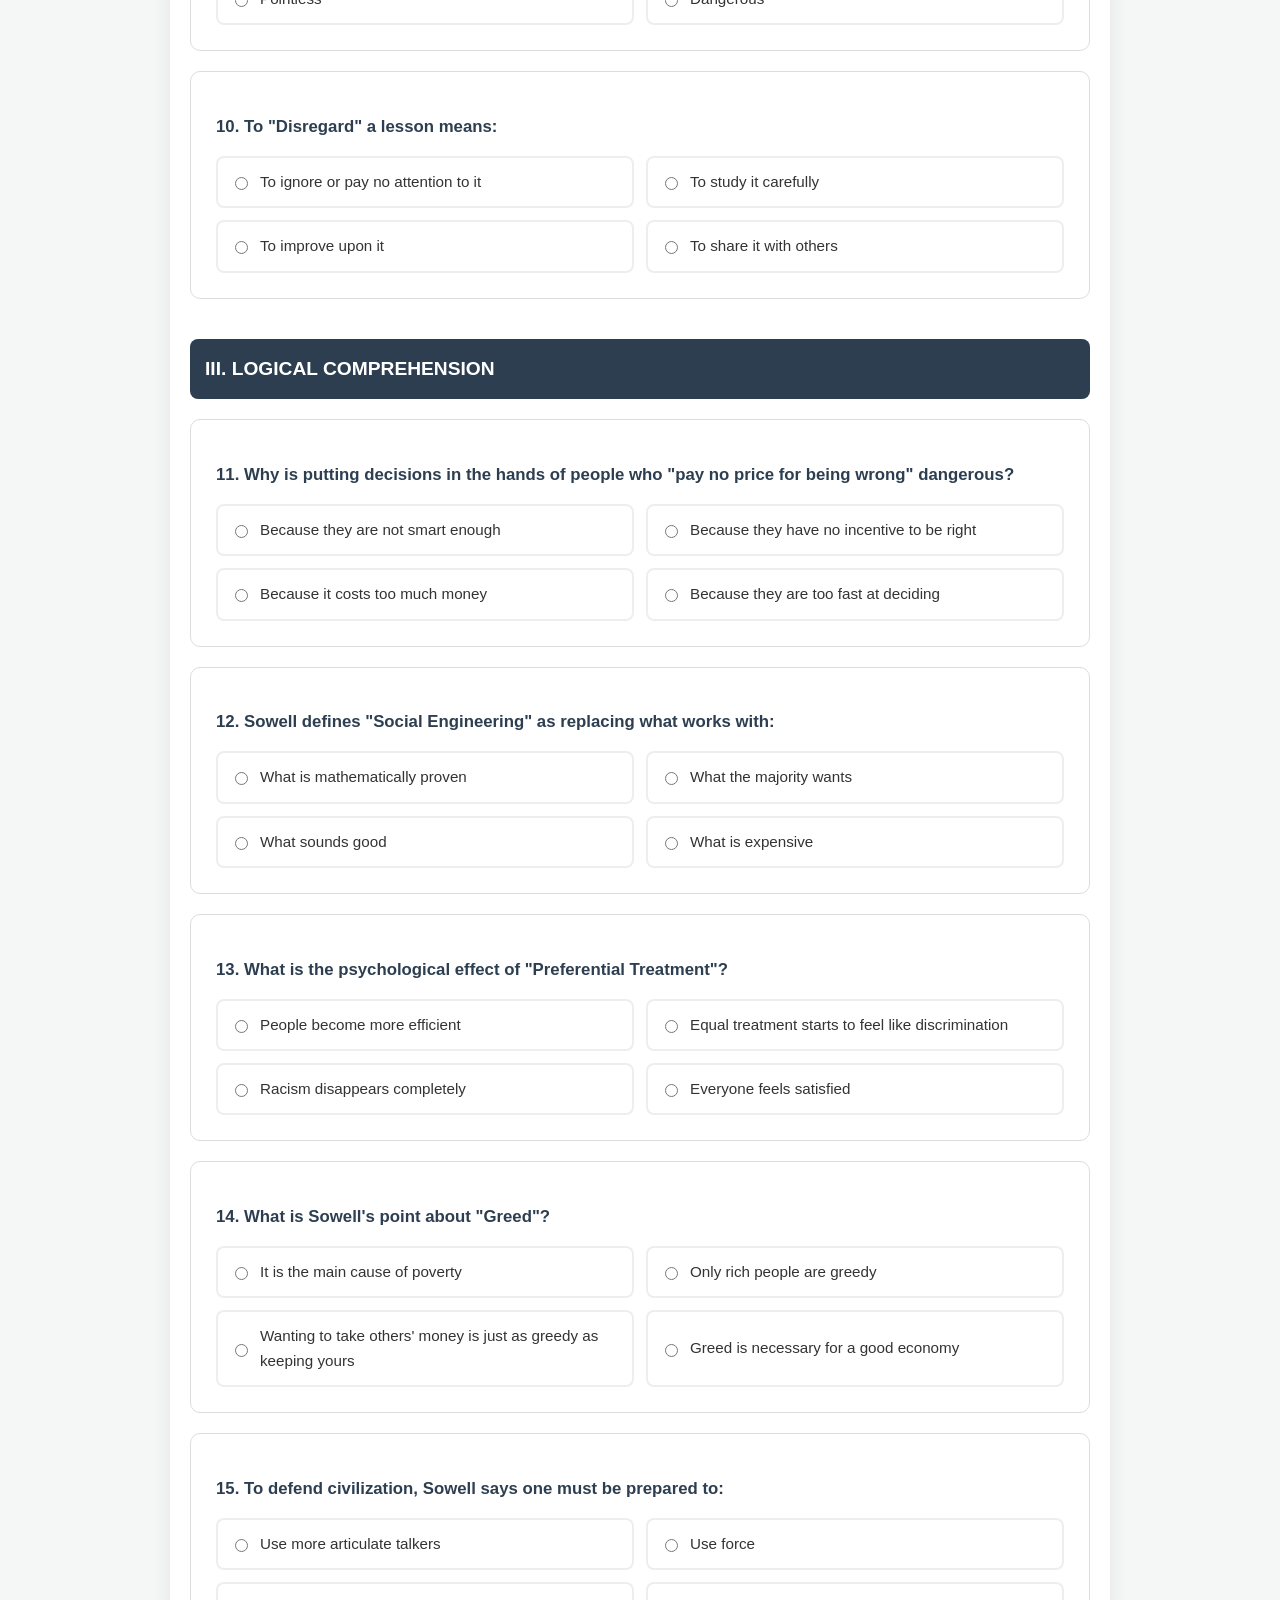
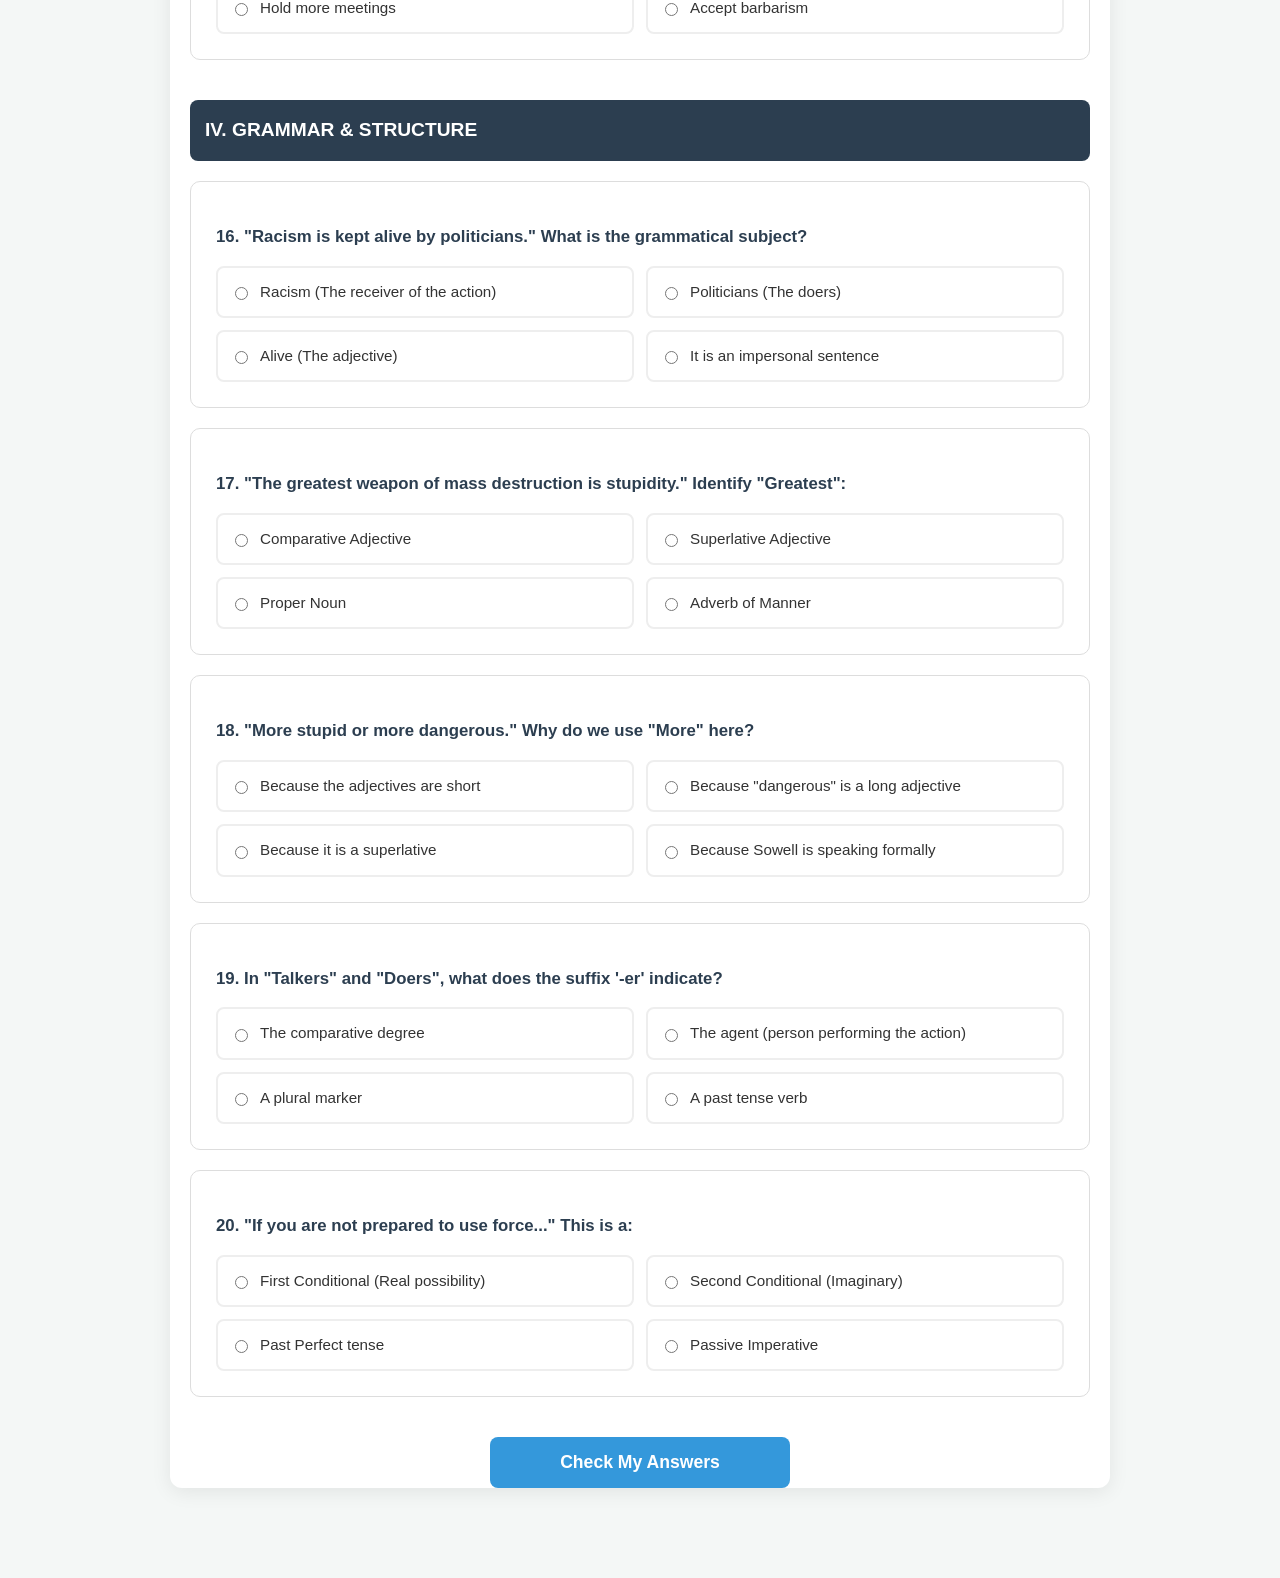
<file: revisions/revision-03-wednesday-2026-04-01.html>
<!DOCTYPE html>
<html lang="en">
<head>
    <meta charset="UTF-8">
    <meta name="viewport" content="width=device-width, initial-scale=1.0">
    <title>Thomas Sowell: The 20 Quotes Logic Challenge</title>
    <link rel="stylesheet" href="../style-session.css">
    <style>
        :root {
            --primary: #2c3e50;
            --accent: #3498db;
            --success: #27ae60;
            --error: #e74c3c;
            --bg: #f4f7f6;
            --card-bg: #ffffff;
        }

        body { font-family: 'Segoe UI', Tahoma, Geneva, Verdana, sans-serif; background: var(--bg); color: #333; line-height: 1.6; padding-bottom: 50px; }
        nav { background: var(--primary); padding: 15px; text-align: center; margin-bottom: 30px; }
        nav a { color: white; text-decoration: none; font-weight: bold; }
        .container { max-width: 900px; margin: 0 auto; padding: 0 20px; }
        
        .header-card { background: white; padding: 30px; border-radius: 12px; box-shadow: 0 4px 15px rgba(0,0,0,0.1); text-align: center; margin-bottom: 30px; }
        .video-container { position: relative; padding-bottom: 56.25%; height: 0; overflow: hidden; border-radius: 8px; margin: 20px 0; }
        .video-container iframe { position: absolute; top: 0; left: 0; width: 100%; height: 100%; }

        .category-title { 
            background: var(--primary); color: white; padding: 15px; 
            border-radius: 8px; margin: 40px 0 20px 0; font-size: 1.2rem; font-weight: bold;
        }

        .question-card { background: var(--card-bg); padding: 25px; border-radius: 10px; margin-bottom: 20px; border: 1px solid #ddd; transition: 0.3s; }
        .question-text { font-weight: bold; font-size: 1.05rem; margin-bottom: 15px; color: #2c3e50; }
        
        .options-grid { display: grid; grid-template-columns: 1fr 1fr; gap: 12px; }
        @media (max-width: 600px) { .options-grid { grid-template-columns: 1fr; } }
        
        .option { 
            padding: 12px; border: 2px solid #eee; border-radius: 8px; 
            cursor: pointer; display: flex; align-items: center; font-size: 0.95rem; transition: 0.2s;
        }
        .option:hover { background: #f8f9fa; border-color: var(--accent); }
        .option input { margin-right: 12px; cursor: pointer; }

        /* Classes de correction */
        .explanation { 
            display: none; margin-top: 20px; padding: 15px; 
            background: #f0f7ff; border-left: 5px solid var(--accent); font-size: 0.9rem; border-radius: 4px;
        }
        .correct { background: #d4edda !important; border-color: var(--success) !important; color: #155724; font-weight: bold; }
        .wrong { background: #f8d7da !important; border-color: var(--error) !important; color: #721c24; }

        #floating-results { 
            display: none; position: sticky; top: 20px; z-index: 1000; 
            background: var(--primary); color: white; padding: 15px; 
            border-radius: 8px; text-align: center; box-shadow: 0 4px 15px rgba(0,0,0,0.2);
            margin-bottom: 20px;
        }
        .submit-btn { 
            display: block; width: 100%; max-width: 300px; margin: 40px auto; 
            padding: 15px; background: var(--accent); color: white; 
            border: none; border-radius: 8px; font-size: 1.1rem; font-weight: bold; cursor: pointer;
        }
        .submit-btn:hover { filter: brightness(1.1); }
    </style>
</head>
<body>

<nav><a href="../index.html">← Back to Learning Hub</a></nav>

<div class="container">
    <div class="header-card">
        <h1><a href="https://en.wikipedia.org/wiki/Thomas_Sowell" target="_blank" rel="noopener noreferrer">Thomas Sowell</a>: 20 Quotes Mastery</h1>
        <p>Analyze the logic, master the vocabulary, and sharpen your phonetics.</p>
        <div class="video-container">
            <iframe width="560" height="315" src="https://www.youtube.com/embed/lhD26-wvFJY?si=ZCUy43AD_UDAjcIL" title="YouTube video player" frameborder="0" allow="accelerometer; autoplay; clipboard-write; encrypted-media; gyroscope; picture-in-picture; web-share" referrerpolicy="strict-origin-when-cross-origin" allowfullscreen></iframe>
        </div>
    </div>

    <div id="floating-results">
        <h2 id="score-display">Your Score: 0 / 20</h2>
        <p>Check the detailed explanations below.</p>
    </div>

    <form id="quiz-form">
        <div class="category-title">I. PRONUNCIATION & PHONETICS</div>

        <div class="question-card">
            <p class="question-text">1. In the quote "Socialism in general has a record of failure so blatant that only an intellectual could ignore or evade it." How do you prononce the 'a' in "evade"?</p>
            <div class="options-grid">
                <label class="option"><input type="radio" name="q1" value="a"> Like in "bat"</label>
                <label class="option"><input type="radio" name="q1" value="e"> Like in "about"</label>
                <label class="option"><input type="radio" name="q1" value="o"> Like in "wall"</label>
                <label class="option" data-correct="true"><input type="radio" name="q1" value="w"> Like in "blade"</label>
            </div>
            <div class="explanation">
                <b>Correction:</b>
                <a href="https://youglish.com/pronounce/blade/english" target="_blank" rel="noopener noreferrer">blade</a> = 
                <a href="https://www.wordreference.com/enfr/blade" target="_blank" rel="noopener noreferrer">/ˈbleɪd/</a> and 
                <a href="https://youglish.com/pronounce/evade/english" target="_blank" rel="noopener noreferrer">evade</a> = 
                <a href="https://www.wordreference.com/enfr/evade" target="_blank" rel="noopener noreferrer">/ɪˈveɪd/</a> 
                in both cases 'a' = /eɪ/.
            </div>
        </div>

        <div class="question-card">
            <p class="question-text">2. What word has the same pronunciation for the pattern "ow" as in "power"?</p>
            <div class="options-grid">
                <label class="option"><input type="radio" name="q2" value="k">know</label>
                <label class="option" data-correct="true"><input type="radio" name="q2" value="h">however</label>
                <label class="option"><input type="radio" name="q2" value="l">lower</label>
                <label class="option"><input type="radio" name="q2" value="n">narrow</label>
            </div>
            <div class="explanation">
                <b>Correction:</b>
                <a href="https://youglish.com/pronounce/power/english" target="_blank" rel="noopener noreferrer">power</a> = 
                <a href="https://www.wordreference.com/enfr/power" target="_blank" rel="noopener noreferrer">/ˈpaʊər/</a> 
                and 
                <a href="https://youglish.com/pronounce/however/english" target="_blank" rel="noopener noreferrer">however</a> 
                =
                <a href="https://www.wordreference.com/enfr/however" target="_blank" rel="noopener noreferrer">/haʊˈɛvər/</a> 
                in both cases the pattern "ow" = /aʊ/.</div>
        </div>

        <div class="question-card">
            <p class="question-text">3. In "signs", how is the 'ign' pronounced?</p>
            <div class="options-grid">
                <label class="option"><input type="radio" name="q3" value="g"> Like in "signal"</label>
                <label class="option"><input type="radio" name="q3" value="gg"> Like in "ignore"</label>
                <label class="option"><input type="radio" name="q3" value="ggg"> Like "signature"</label>
                <label class="option" data-correct="true"><input type="radio" name="q3" value="n"> Like in "assign"</label>
            </div>
            <div class="explanation">
                <b>Correction:</b> 
                <a href="https://youglish.com/pronounce/sign/english" target="_blank" rel="noopener noreferrer">sign</a> =
                <a href="https://www.wordreference.com/enfr/sign" target="_blank" rel="noopener noreferrer">/ˈsaɪn/</a>
                <a href="https://youglish.com/pronounce/assign/english" target="_blank" rel="noopener noreferrer">assign</a> =
                <a href="https://www.wordreference.com/enfr/assign" target="_blank" rel="noopener noreferrer">/əˈsaɪn/</a>
            </div>
        </div>

        <div class="question-card">
            <p class="question-text">4. Which word has a different vowel sound than "Greed"?</p>
            <div class="options-grid">
                <label class="option"><input type="radio" name="q4" value="w"> Need</label>
                <label class="option"><input type="radio" name="q4" value="w"> People</label>
                <label class="option" data-correct="true"><input type="radio" name="q4" value="c"> Dead</label>
                <label class="option"><input type="radio" name="q4" value="w"> Achievement</label>
            </div>
            <div class="explanation"><b>Correction:</b> "Greed", "Need", "People", and "Achievement" all use the long /iː/. "Dead" uses the short /e/.</div>
        </div>

        <div class="question-card">
            <p class="question-text">5. Where is the stress in the word "Superiority"?</p>
            <div class="options-grid">
                <label class="option"><input type="radio" name="q5" value="w"> SU-periority</label>
                <label class="option" data-correct="true"><input type="radio" name="q5" value="c"> superi-OR-ity</label>
                <label class="option"><input type="radio" name="q5" value="w"> superior-I-ty</label>
                <label class="option"><input type="radio" name="q5" value="w"> su-PE-riority</label>
            </div>
            <div class="explanation"><b>Correction:</b> Words ending in '-ity' almost always have the primary stress on the syllable immediately preceding the suffix.</div>
        </div>

        <div class="category-title">II. VOCABULARY & SEMANTICS</div>

        <div class="question-card">
            <p class="question-text">6. "There are no solutions, only trade-offs." What is a "Trade-off"?</p>
            <div class="options-grid">
                <label class="option"><input type="radio" name="q6" value="w"> A business partnership</label>
                <label class="option" data-correct="true"><input type="radio" name="q6" value="c"> A balance achieved between two incompatible features</label>
                <label class="option"><input type="radio" name="q6" value="w"> A type of financial fraud</label>
                <label class="option"><input type="radio" name="q6" value="w"> A complete victory</label>
            </div>
            <div class="explanation"><b>Correction:</b> A trade-off (un compromis) means you must give up something to get something else; there is no "perfect" cost-free solution.</div>
        </div>

        <div class="question-card">
            <p class="question-text">7. What does "Scarcity" mean in an economic context?</p>
            <div class="options-grid">
                <label class="option"><input type="radio" name="q7" value="w"> A state of extreme wealth</label>
                <label class="option" data-correct="true"><input type="radio" name="q7" value="c"> Limited availability of resources</label>
                <label class="option"><input type="radio" name="q7" value="w"> The study of historical prices</label>
                <label class="option"><input type="radio" name="q7" value="w"> Government intervention</label>
            </div>
            <div class="explanation"><b>Correction:</b> Scarcity (la rareté) is the fundamental economic problem of having seemingly unlimited human wants in a world of limited resources.</div>
        </div>

        <div class="question-card">
            <p class="question-text">8. A "Race Hustler" is someone who:</p>
            <div class="options-grid">
                <label class="option"><input type="radio" name="q8" value="w"> Works hard to end racism</label>
                <label class="option" data-correct="true"><input type="radio" name="q8" value="c"> Profits by provoking racial tension</label>
                <label class="option"><input type="radio" name="q8" value="w"> Competes in athletic races</label>
                <label class="option"><input type="radio" name="q8" value="w"> Is a victim of discrimination</label>
            </div>
            <div class="explanation"><b>Correction:</b> "Hustler" implies a manipulator or someone running a scam. A race hustler uses racial issues for personal or political gain.</div>
        </div>

        <div class="question-card">
            <p class="question-text">9. "It is usually futile to talk facts..." What is the synonym of "Futile"?</p>
            <div class="options-grid">
                <label class="option"><input type="radio" name="q9" value="w"> Essential</label>
                <label class="option"><input type="radio" name="q9" value="w"> Productive</label>
                <label class="option" data-correct="true"><input type="radio" name="q9" value="c"> Pointless</label>
                <label class="option"><input type="radio" name="q9" value="w"> Dangerous</label>
            </div>
            <div class="explanation"><b>Correction:</b> "Futile" means incapable of producing any useful result; vain or useless.</div>
        </div>

        <div class="question-card">
            <p class="question-text">10. To "Disregard" a lesson means:</p>
            <div class="options-grid">
                <label class="option" data-correct="true"><input type="radio" name="q10" value="c"> To ignore or pay no attention to it</label>
                <label class="option"><input type="radio" name="q10" value="w"> To study it carefully</label>
                <label class="option"><input type="radio" name="q10" value="w"> To improve upon it</label>
                <label class="option"><input type="radio" name="q10" value="w"> To share it with others</label>
            </div>
            <div class="explanation"><b>Correction:</b> Disregard (ignorer/mépriser) means to treat something as unworthy of consideration.</div>
        </div>

        <div class="category-title">III. LOGICAL COMPREHENSION</div>

        <div class="question-card">
            <p class="question-text">11. Why is putting decisions in the hands of people who "pay no price for being wrong" dangerous?</p>
            <div class="options-grid">
                <label class="option"><input type="radio" name="q11" value="w"> Because they are not smart enough</label>
                <label class="option" data-correct="true"><input type="radio" name="q11" value="c"> Because they have no incentive to be right</label>
                <label class="option"><input type="radio" name="q11" value="w"> Because it costs too much money</label>
                <label class="option"><input type="radio" name="q11" value="w"> Because they are too fast at deciding</label>
            </div>
            <div class="explanation"><b>Correction:</b> Without consequences (accountability), decision-makers ignore the reality of their failures, leading to repeated "stupid" policies.</div>
        </div>

        <div class="question-card">
            <p class="question-text">12. Sowell defines "Social Engineering" as replacing what works with:</p>
            <div class="options-grid">
                <label class="option"><input type="radio" name="q12" value="w"> What is mathematically proven</label>
                <label class="option"><input type="radio" name="q12" value="w"> What the majority wants</label>
                <label class="option" data-correct="true"><input type="radio" name="q12" value="c"> What sounds good</label>
                <label class="option"><input type="radio" name="q12" value="w"> What is expensive</label>
            </div>
            <div class="explanation"><b>Correction:</b> Sowell criticizes theorists who abandon functional systems for utopian ideas that "sound good" but fail in practice.</div>
        </div>

        <div class="question-card">
            <p class="question-text">13. What is the psychological effect of "Preferential Treatment"?</p>
            <div class="options-grid">
                <label class="option"><input type="radio" name="q13" value="w"> People become more efficient</label>
                <label class="option" data-correct="true"><input type="radio" name="q13" value="c"> Equal treatment starts to feel like discrimination</label>
                <label class="option"><input type="radio" name="q13" value="w"> Racism disappears completely</label>
                <label class="option"><input type="radio" name="q13" value="w"> Everyone feels satisfied</label>
            </div>
            <div class="explanation"><b>Correction:</b> When a group is used to privileges, losing them for equality feels like a personal attack.</div>
        </div>

        <div class="question-card">
            <p class="question-text">14. What is Sowell's point about "Greed"?</p>
            <div class="options-grid">
                <label class="option"><input type="radio" name="q14" value="w"> It is the main cause of poverty</label>
                <label class="option"><input type="radio" name="q14" value="w"> Only rich people are greedy</label>
                <label class="option" data-correct="true"><input type="radio" name="q14" value="c"> Wanting to take others' money is just as greedy as keeping yours</label>
                <label class="option"><input type="radio" name="q14" value="w"> Greed is necessary for a good economy</label>
            </div>
            <div class="explanation"><b>Correction:</b> He points out the logical hypocrisy of labeling those who earn money as "greedy" while exempting those who wish to seize it.</div>
        </div>

        <div class="question-card">
            <p class="question-text">15. To defend civilization, Sowell says one must be prepared to:</p>
            <div class="options-grid">
                <label class="option"><input type="radio" name="q15" value="w"> Use more articulate talkers</label>
                <label class="option" data-correct="true"><input type="radio" name="q15" value="c"> Use force</label>
                <label class="option"><input type="radio" name="q15" value="w"> Hold more meetings</label>
                <label class="option"><input type="radio" name="q15" value="w"> Accept barbarism</label>
            </div>
            <div class="explanation"><b>Correction:</b> If you aren't willing to fight for civilization, you implicitly accept its destruction by those who use force.</div>
        </div>

        <div class="category-title">IV. GRAMMAR & STRUCTURE</div>

        <div class="question-card">
            <p class="question-text">16. "Racism is kept alive by politicians." What is the grammatical subject?</p>
            <div class="options-grid">
                <label class="option" data-correct="true"><input type="radio" name="q16" value="c"> Racism (The receiver of the action)</label>
                <label class="option"><input type="radio" name="q16" value="w"> Politicians (The doers)</label>
                <label class="option"><input type="radio" name="q16" value="w"> Alive (The adjective)</label>
                <label class="option"><input type="radio" name="q16" value="w"> It is an impersonal sentence</label>
            </div>
            <div class="explanation"><b>Correction:</b> In a passive sentence, the subject is the person or thing that is acted upon.</div>
        </div>

        <div class="question-card">
            <p class="question-text">17. "The greatest weapon of mass destruction is stupidity." Identify "Greatest":</p>
            <div class="options-grid">
                <label class="option"><input type="radio" name="q17" value="w"> Comparative Adjective</label>
                <label class="option" data-correct="true"><input type="radio" name="q17" value="c"> Superlative Adjective</label>
                <label class="option"><input type="radio" name="q17" value="w"> Proper Noun</label>
                <label class="option"><input type="radio" name="q17" value="w"> Adverb of Manner</label>
            </div>
            <div class="explanation"><b>Correction:</b> '-est' signifies the superlative degree (the most of something).</div>
        </div>

        <div class="question-card">
            <p class="question-text">18. "More stupid or more dangerous." Why do we use "More" here?</p>
            <div class="options-grid">
                <label class="option"><input type="radio" name="q18" value="w"> Because the adjectives are short</label>
                <label class="option" data-correct="true"><input type="radio" name="q18" value="c"> Because "dangerous" is a long adjective</label>
                <label class="option"><input type="radio" name="q18" value="w"> Because it is a superlative</label>
                <label class="option"><input type="radio" name="q18" value="w"> Because Sowell is speaking formally</label>
            </div>
            <div class="explanation"><b>Correction:</b> Adjectives with 3 or more syllables (dan-ger-ous) must use "more" for comparatives. Sowell applies it to "stupid" for stylistic parallelism.</div>
        </div>

        <div class="question-card">
            <p class="question-text">19. In "Talkers" and "Doers", what does the suffix '-er' indicate?</p>
            <div class="options-grid">
                <label class="option"><input type="radio" name="q19" value="w"> The comparative degree</label>
                <label class="option" data-correct="true"><input type="radio" name="q19" value="c"> The agent (person performing the action)</label>
                <label class="option"><input type="radio" name="q19" value="w"> A plural marker</label>
                <label class="option"><input type="radio" name="q19" value="w"> A past tense verb</label>
            </div>
            <div class="explanation"><b>Correction:</b> Adding '-er' to a verb creates a noun meaning "someone who does [verb]".</div>
        </div>

        <div class="question-card">
            <p class="question-text">20. "If you are not prepared to use force..." This is a:</p>
            <div class="options-grid">
                <label class="option" data-correct="true"><input type="radio" name="q20" value="c"> First Conditional (Real possibility)</label>
                <label class="option"><input type="radio" name="q20" value="w"> Second Conditional (Imaginary)</label>
                <label class="option"><input type="radio" name="q20" value="w"> Past Perfect tense</label>
                <label class="option"><input type="radio" name="q20" value="w"> Passive Imperative</label>
            </div>
            <div class="explanation"><b>Correction:</b> "If + Present Simple, then Imperative/Future" is the structure of a real condition and its consequence.</div>
        </div>

        <button type="button" class="submit-btn" onclick="evaluateQuiz()">Check My Answers</button>
    </form>
</div>

<script>
    function evaluateQuiz() {
        const form = document.getElementById('quiz-form');
        const cards = document.querySelectorAll('.question-card');
        let score = 0;

        cards.forEach((card, index) => {
            const correctLabel = card.querySelector('label[data-correct="true"]');
            const selectedInput = card.querySelector('input[type="radio"]:checked');
            const explanation = card.querySelector('.explanation');

            // Afficher l'explication
            explanation.style.display = 'block';

            // Marquer la bonne réponse en vert
            correctLabel.classList.add('correct');

            // Vérifier le choix de l'utilisateur
            if (selectedInput) {
                const selectedLabel = selectedInput.parentElement;
                if (selectedLabel.dataset.correct === "true") {
                    score++;
                } else {
                    selectedLabel.classList.add('wrong');
                }
            }
        });

        // Afficher le score flottant
        const resultsBanner = document.getElementById('floating-results');
        const scoreDisplay = document.getElementById('score-display');
        resultsBanner.style.display = 'block';
        scoreDisplay.innerText = "Final Score: " + score + " / 20";

        // Remonter en haut de page pour voir le score
        window.scrollTo({ top: 0, behavior: 'smooth' });
    }
</script>

</body>
</html>
</file>
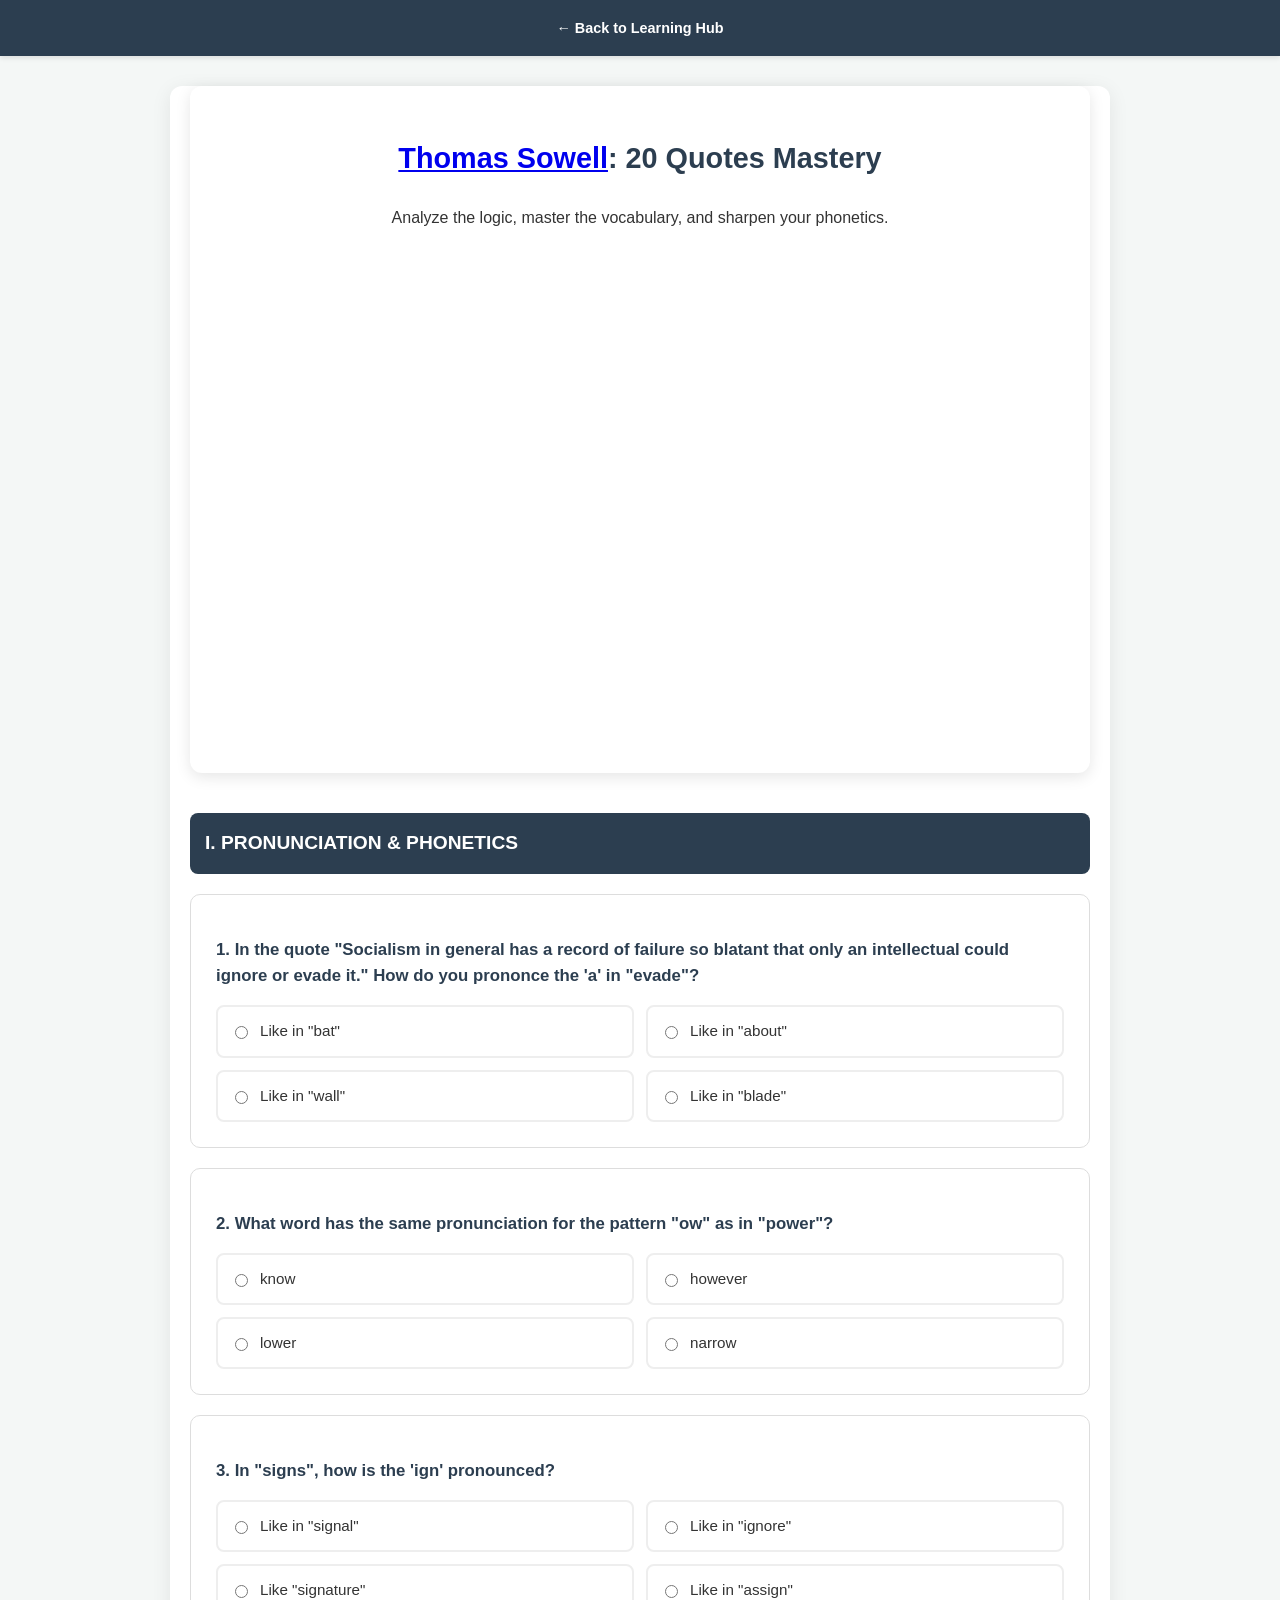
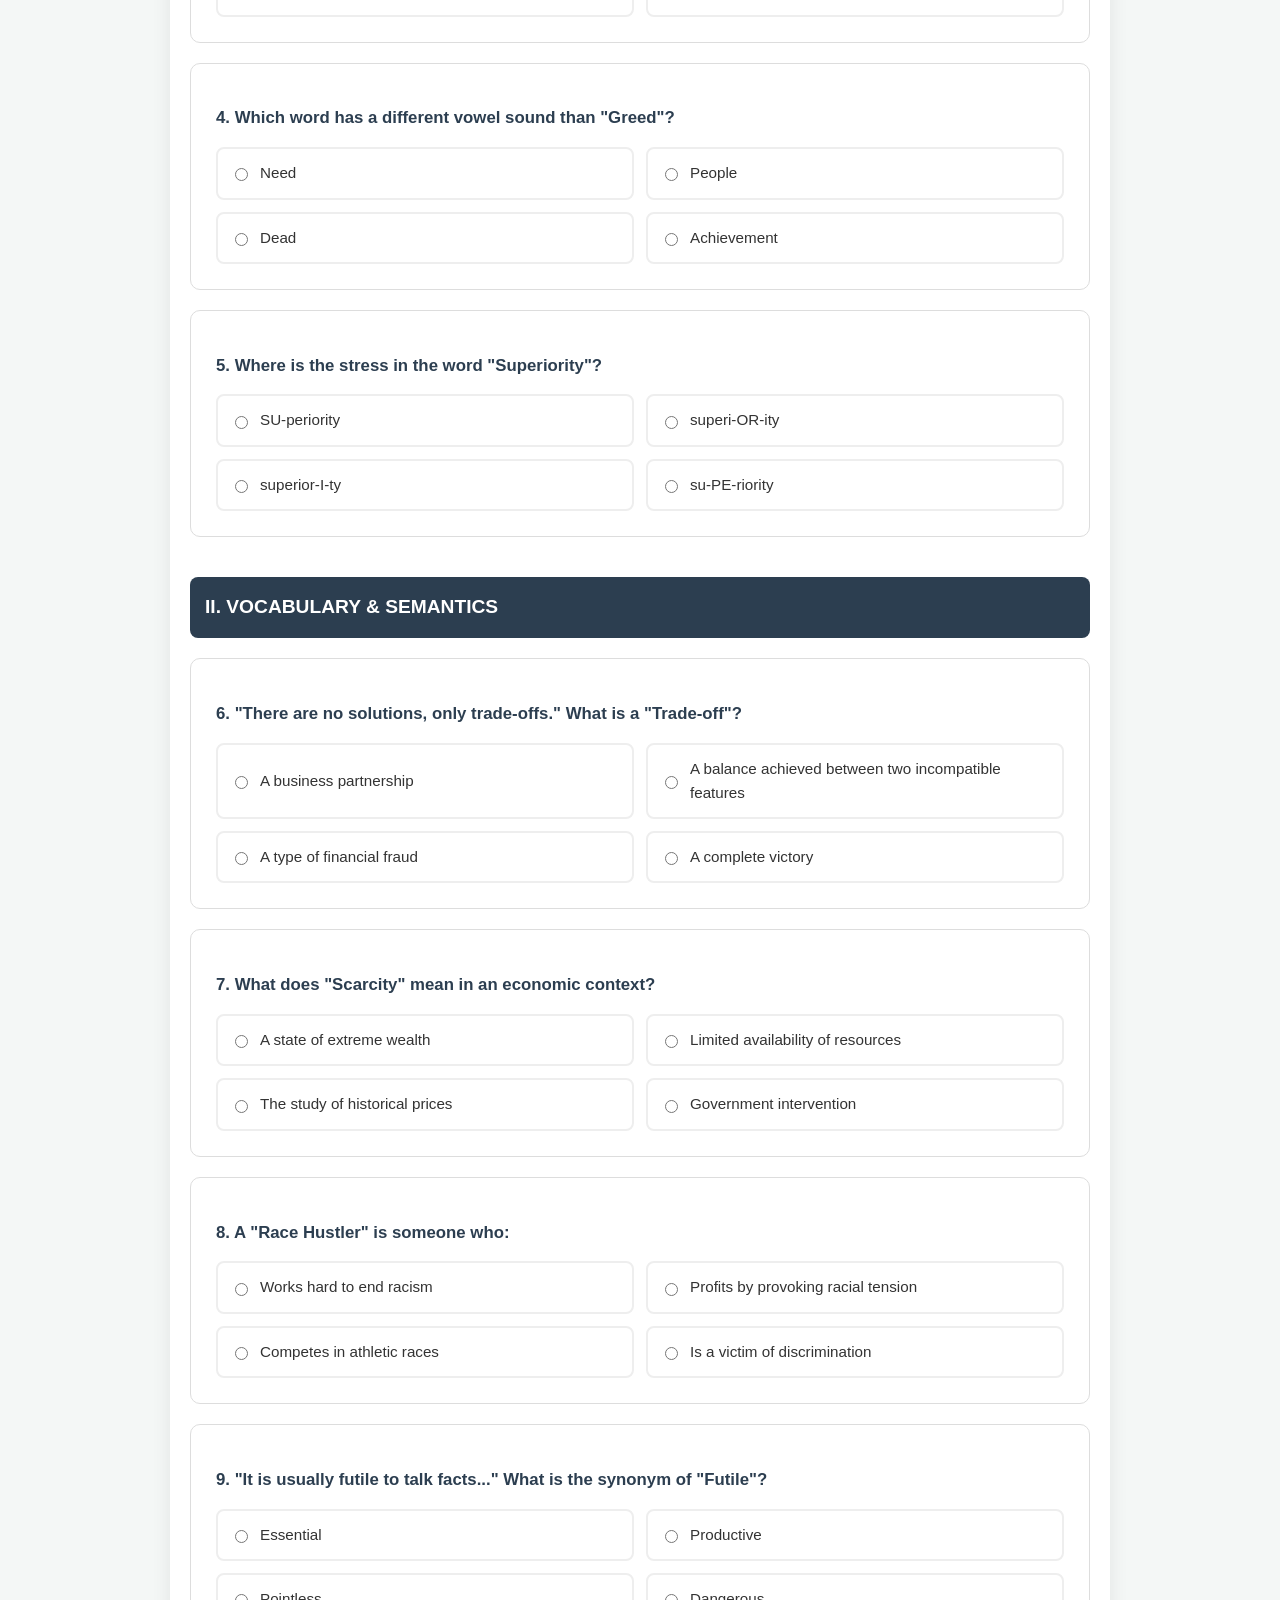
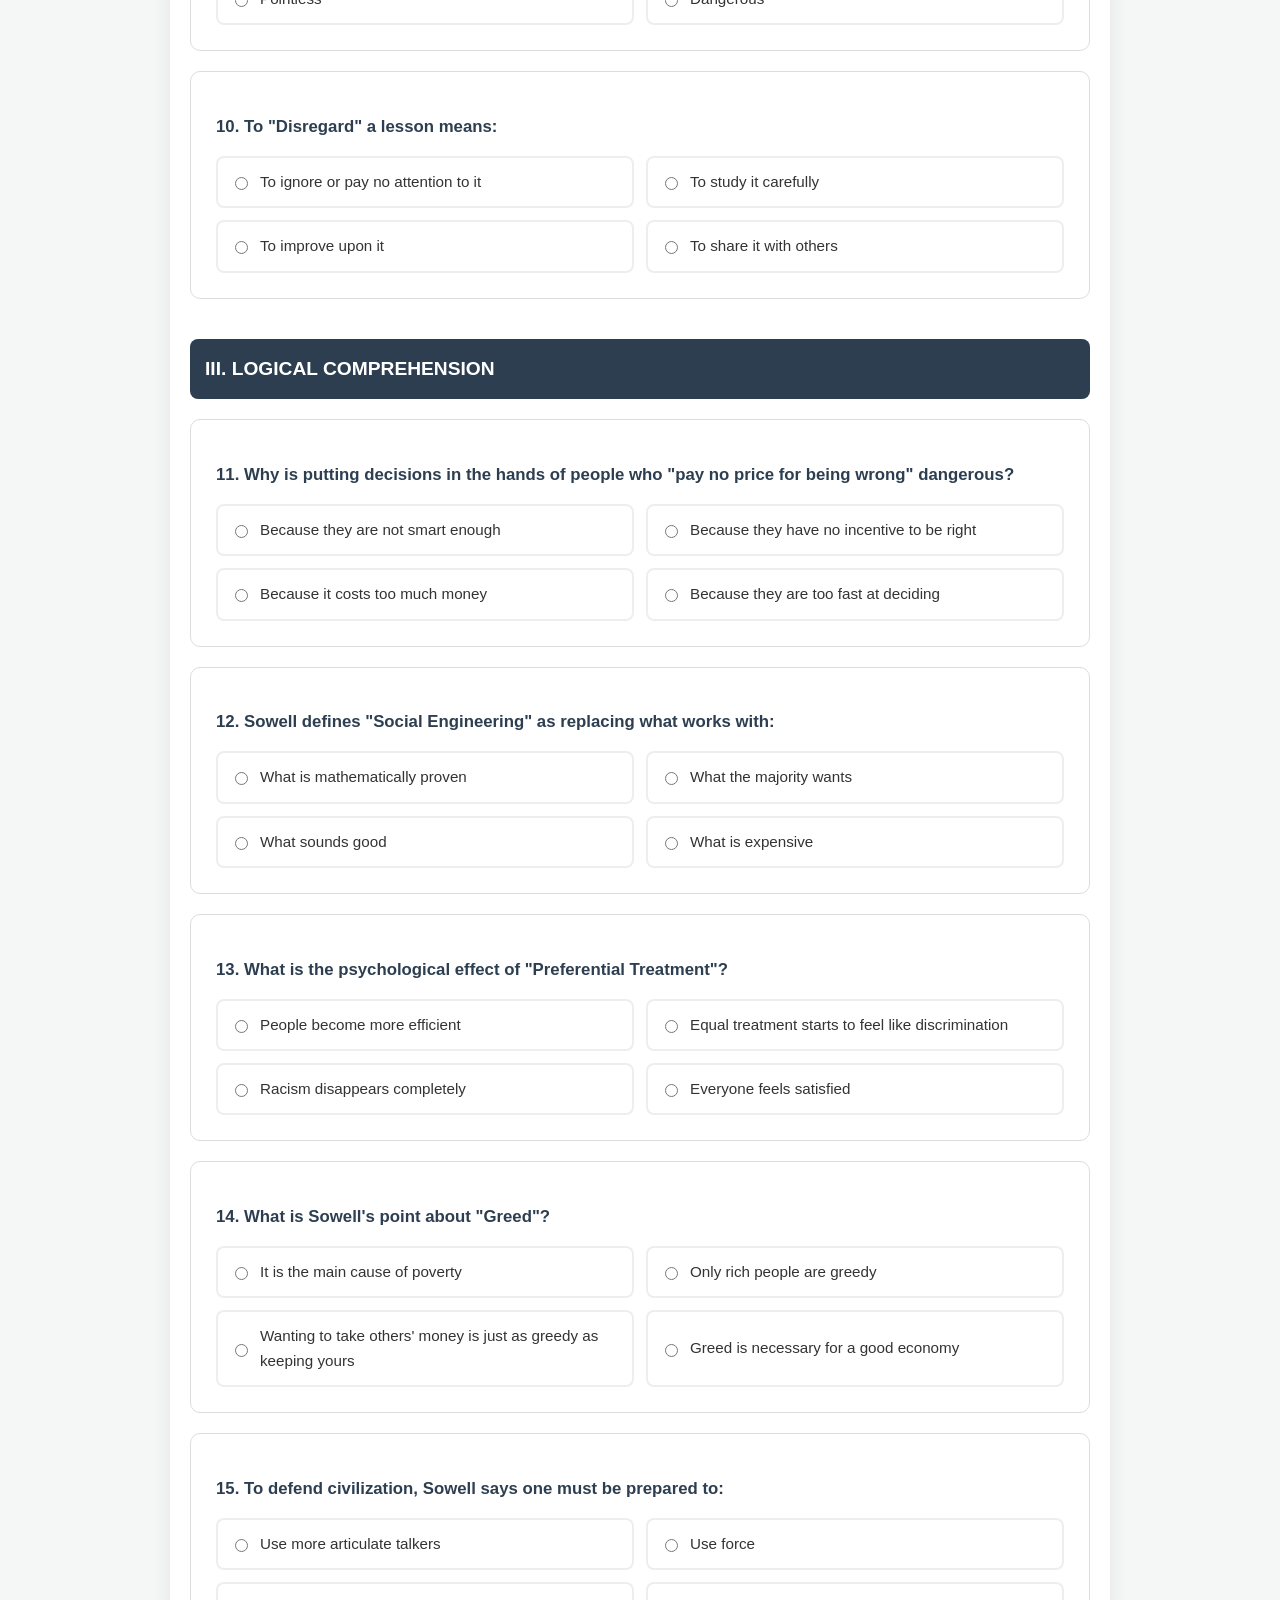
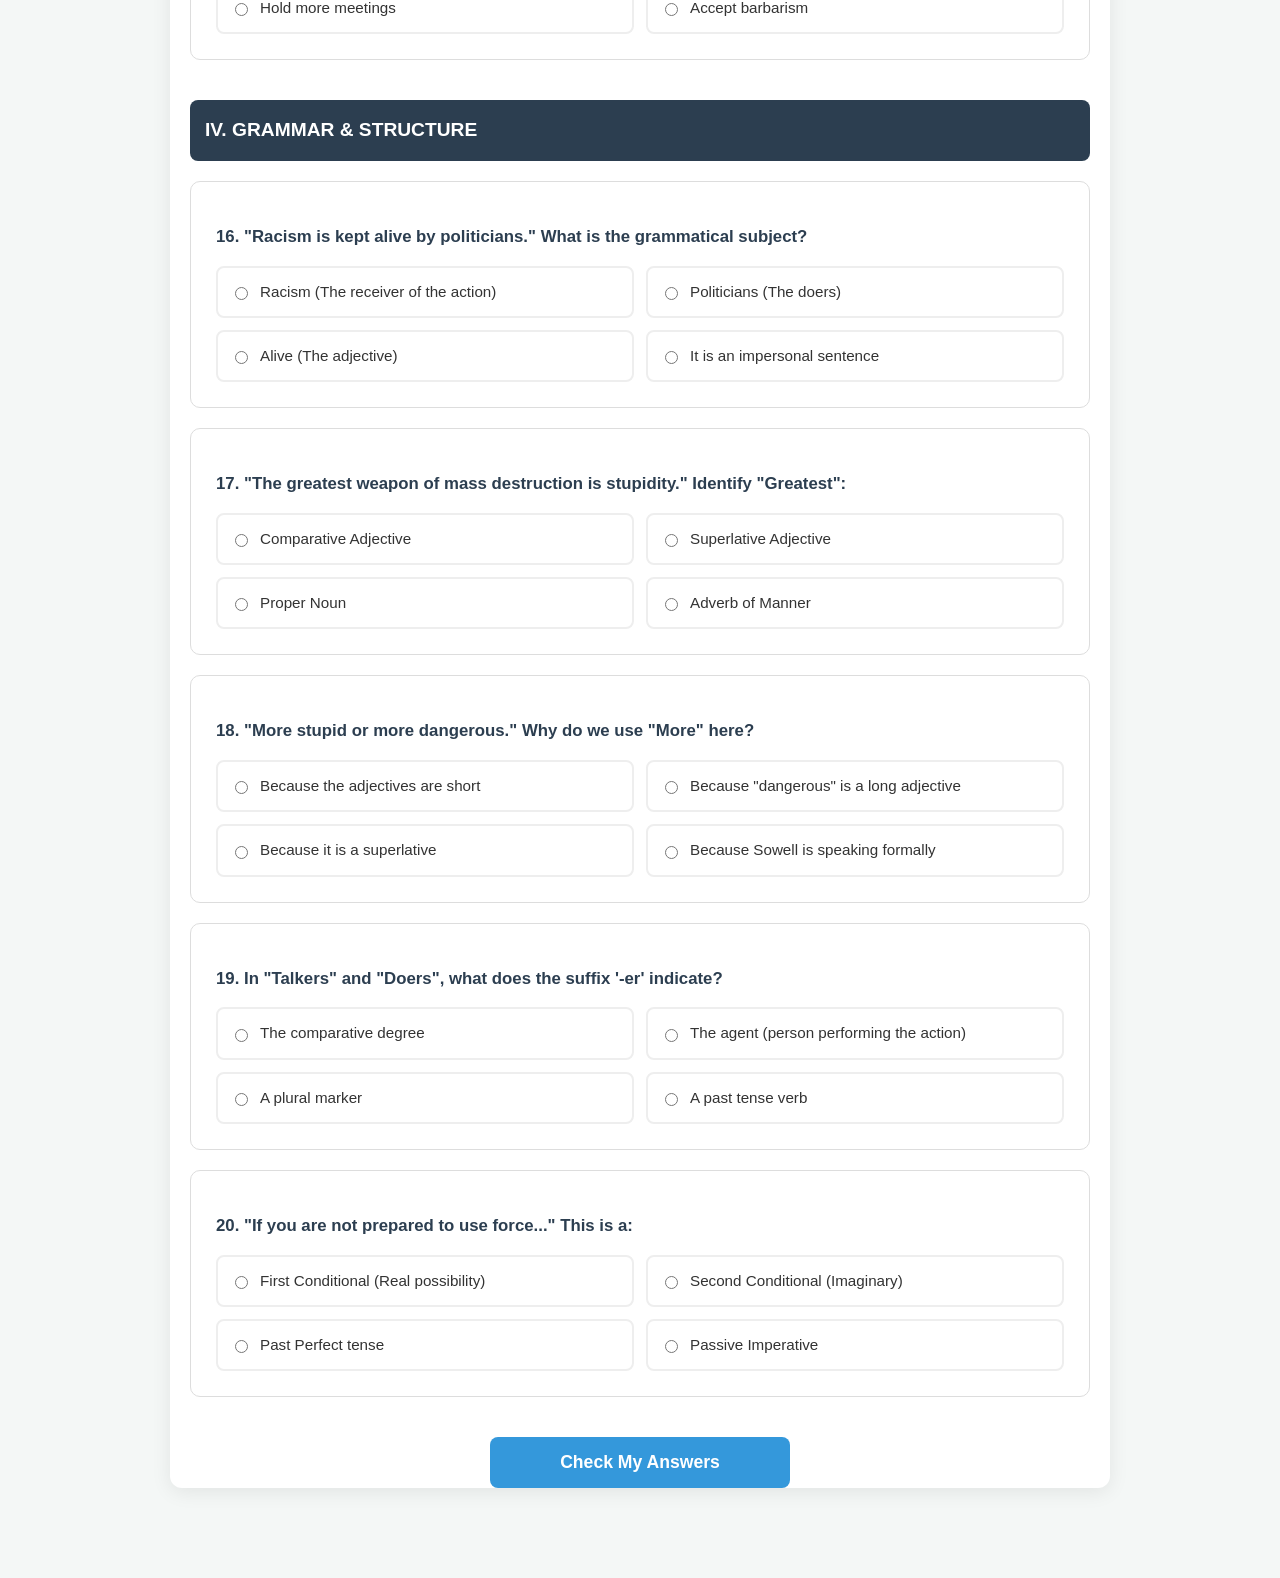
<file: revisions/revision-03-wednesday-2026-04.html>
<!DOCTYPE html>
<html lang="en">
<head>
    <meta charset="UTF-8">
    <meta name="viewport" content="width=device-width, initial-scale=1.0">
    <title>Thomas Sowell: The 20 Quotes Logic Challenge</title>
    <link rel="stylesheet" href="../style-session.css">
    <style>
        :root {
            --primary: #2c3e50;
            --accent: #3498db;
            --success: #27ae60;
            --error: #e74c3c;
            --bg: #f4f7f6;
            --card-bg: #ffffff;
        }

        body { font-family: 'Segoe UI', Tahoma, Geneva, Verdana, sans-serif; background: var(--bg); color: #333; line-height: 1.6; padding-bottom: 50px; }
        nav { background: var(--primary); padding: 15px; text-align: center; margin-bottom: 30px; }
        nav a { color: white; text-decoration: none; font-weight: bold; }
        .container { max-width: 900px; margin: 0 auto; padding: 0 20px; }
        :root {
            --primary: #2c3e50;
            --accent: #3498db;
            --success: #27ae60;
            --error: #e74c3c;
            --bg: #f4f7f6;
            --card-bg: #ffffff;
        }
        nav { background: var(--primary); padding: 15px; text-align: center; margin-bottom: 30px; }
        nav a { color: white; text-decoration: none; font-weight: bold; }
        
        .header-card { background: white; padding: 30px; border-radius: 12px; box-shadow: 0 4px 15px rgba(0,0,0,0.1); text-align: center; margin-bottom: 30px; }
        .video-container { position: relative; padding-bottom: 56.25%; height: 0; overflow: hidden; border-radius: 8px; margin: 20px 0; }
        .video-container iframe { position: absolute; top: 0; left: 0; width: 100%; height: 100%; }

        .category-title { 
            background: var(--primary); color: white; padding: 15px; 
            border-radius: 8px; margin: 40px 0 20px 0; font-size: 1.2rem; font-weight: bold;
        }

        .question-card { background: var(--card-bg); padding: 25px; border-radius: 10px; margin-bottom: 20px; border: 1px solid #ddd; transition: 0.3s; }
        .question-text { font-weight: bold; font-size: 1.05rem; margin-bottom: 15px; color: #2c3e50; }
        
        .options-grid { display: grid; grid-template-columns: 1fr 1fr; gap: 12px; }
        @media (max-width: 600px) { .options-grid { grid-template-columns: 1fr; } }
        
        .option { 
            padding: 12px; border: 2px solid #eee; border-radius: 8px; 
            cursor: pointer; display: flex; align-items: center; font-size: 0.95rem; transition: 0.2s;
        }
        .option:hover { background: #f8f9fa; border-color: var(--accent); }
        .option input { margin-right: 12px; cursor: pointer; }

        /* Classes de correction */
        .explanation { 
            display: none; margin-top: 20px; padding: 15px; 
            background: #f0f7ff; border-left: 5px solid var(--accent); font-size: 0.9rem; border-radius: 4px;
        }
        .correct { background: #d4edda !important; border-color: var(--success) !important; color: #155724; font-weight: bold; }
        .wrong { background: #f8d7da !important; border-color: var(--error) !important; color: #721c24; }

        #floating-results { 
            display: none; position: sticky; top: 20px; z-index: 1000; 
            background: var(--primary); color: white; padding: 15px; 
            border-radius: 8px; text-align: center; box-shadow: 0 4px 15px rgba(0,0,0,0.2);
            margin-bottom: 20px;
        }
        .submit-btn { 
            display: block; width: 100%; max-width: 300px; margin: 40px auto; 
            padding: 15px; background: var(--accent); color: white; 
            border: none; border-radius: 8px; font-size: 1.1rem; font-weight: bold; cursor: pointer;
        }
        .submit-btn:hover { filter: brightness(1.1); }
    </style>
</head>
<body>

<nav><a href="../index.html">← Back to Learning Hub</a></nav>

<div class="container">
    <div class="header-card">
        <h1><a href="https://en.wikipedia.org/wiki/Thomas_Sowell" target="_blank" rel="noopener noreferrer">Thomas Sowell</a>: 20 Quotes Mastery</h1>
        <p>Analyze the logic, master the vocabulary, and sharpen your phonetics.</p>
        <div class="video-container">
            <iframe width="560" height="315" src="https://www.youtube.com/embed/lhD26-wvFJY?si=ZCUy43AD_UDAjcIL" title="YouTube video player" frameborder="0" allow="accelerometer; autoplay; clipboard-write; encrypted-media; gyroscope; picture-in-picture; web-share" referrerpolicy="strict-origin-when-cross-origin" allowfullscreen></iframe>
        </div>
    </div>

    <div id="floating-results">
        <h2 id="score-display">Your Score: 0 / 20</h2>
        <p>Check the detailed explanations below.</p>
    </div>

    <form id="quiz-form">
        <div class="category-title">I. PRONUNCIATION & PHONETICS</div>

        <div class="question-card">
            <p class="question-text">1. In the quote "Socialism in general has a record of failure so blatant that only an intellectual could ignore or evade it." How do you prononce the 'a' in "evade"?</p>
            <div class="options-grid">
                <label class="option"><input type="radio" name="q1" value="a"> Like in "bat"</label>
                <label class="option"><input type="radio" name="q1" value="e"> Like in "about"</label>
                <label class="option"><input type="radio" name="q1" value="o"> Like in "wall"</label>
                <label class="option" data-correct="true"><input type="radio" name="q1" value="w"> Like in "blade"</label>
            </div>
            <div class="explanation">
                <b>Correction:</b>
                <a href="https://youglish.com/pronounce/blade/english" target="_blank" rel="noopener noreferrer">blade</a> = 
                <a href="https://www.wordreference.com/enfr/blade" target="_blank" rel="noopener noreferrer">/ˈbleɪd/</a> and 
                <a href="https://youglish.com/pronounce/evade/english" target="_blank" rel="noopener noreferrer">evade</a> = 
                <a href="https://www.wordreference.com/enfr/evade" target="_blank" rel="noopener noreferrer">/ɪˈveɪd/</a> 
                in both cases 'a' = /eɪ/.
            </div>
        </div>

        <div class="question-card">
            <p class="question-text">2. What word has the same pronunciation for the pattern "ow" as in "power"?</p>
            <div class="options-grid">
                <label class="option"><input type="radio" name="q2" value="k">know</label>
                <label class="option" data-correct="true"><input type="radio" name="q2" value="h">however</label>
                <label class="option"><input type="radio" name="q2" value="l">lower</label>
                <label class="option"><input type="radio" name="q2" value="n">narrow</label>
            </div>
            <div class="explanation">
                <b>Correction:</b>
                <a href="https://youglish.com/pronounce/power/english" target="_blank" rel="noopener noreferrer">power</a> = 
                <a href="https://www.wordreference.com/enfr/power" target="_blank" rel="noopener noreferrer">/ˈpaʊər/</a> 
                and 
                <a href="https://youglish.com/pronounce/however/english" target="_blank" rel="noopener noreferrer">however</a> 
                =
                <a href="https://www.wordreference.com/enfr/however" target="_blank" rel="noopener noreferrer">/haʊˈɛvər/</a> 
                in both cases the pattern "ow" = /aʊ/.</div>
        </div>

        <div class="question-card">
            <p class="question-text">3. In "signs", how is the 'ign' pronounced?</p>
            <div class="options-grid">
                <label class="option"><input type="radio" name="q3" value="g"> Like in "signal"</label>
                <label class="option"><input type="radio" name="q3" value="gg"> Like in "ignore"</label>
                <label class="option"><input type="radio" name="q3" value="ggg"> Like "signature"</label>
                <label class="option" data-correct="true"><input type="radio" name="q3" value="n"> Like in "assign"</label>
            </div>
            <div class="explanation">
                <b>Correction:</b> 
                <a href="https://youglish.com/pronounce/sign/english" target="_blank" rel="noopener noreferrer">sign</a> =
                <a href="https://www.wordreference.com/enfr/sign" target="_blank" rel="noopener noreferrer">/ˈsaɪn/</a>
                <a href="https://youglish.com/pronounce/assign/english" target="_blank" rel="noopener noreferrer">assign</a> =
                <a href="https://www.wordreference.com/enfr/assign" target="_blank" rel="noopener noreferrer">/əˈsaɪn/</a>
            </div>
        </div>

        <div class="question-card">
            <p class="question-text">4. Which word has a different vowel sound than "Greed"?</p>
            <div class="options-grid">
                <label class="option"><input type="radio" name="q4" value="w"> Need</label>
                <label class="option"><input type="radio" name="q4" value="w"> People</label>
                <label class="option" data-correct="true"><input type="radio" name="q4" value="c"> Dead</label>
                <label class="option"><input type="radio" name="q4" value="w"> Achievement</label>
            </div>
            <div class="explanation"><b>Correction:</b> "Greed", "Need", "People", and "Achievement" all use the long /iː/. "Dead" uses the short /e/.</div>
        </div>

        <div class="question-card">
            <p class="question-text">5. Where is the stress in the word "Superiority"?</p>
            <div class="options-grid">
                <label class="option"><input type="radio" name="q5" value="w"> SU-periority</label>
                <label class="option" data-correct="true"><input type="radio" name="q5" value="c"> superi-OR-ity</label>
                <label class="option"><input type="radio" name="q5" value="w"> superior-I-ty</label>
                <label class="option"><input type="radio" name="q5" value="w"> su-PE-riority</label>
            </div>
            <div class="explanation"><b>Correction:</b> Words ending in '-ity' almost always have the primary stress on the syllable immediately preceding the suffix.</div>
        </div>

        <div class="category-title">II. VOCABULARY & SEMANTICS</div>

        <div class="question-card">
            <p class="question-text">6. "There are no solutions, only trade-offs." What is a "Trade-off"?</p>
            <div class="options-grid">
                <label class="option"><input type="radio" name="q6" value="w"> A business partnership</label>
                <label class="option" data-correct="true"><input type="radio" name="q6" value="c"> A balance achieved between two incompatible features</label>
                <label class="option"><input type="radio" name="q6" value="w"> A type of financial fraud</label>
                <label class="option"><input type="radio" name="q6" value="w"> A complete victory</label>
            </div>
            <div class="explanation"><b>Correction:</b> A trade-off (un compromis) means you must give up something to get something else; there is no "perfect" cost-free solution.</div>
        </div>

        <div class="question-card">
            <p class="question-text">7. What does "Scarcity" mean in an economic context?</p>
            <div class="options-grid">
                <label class="option"><input type="radio" name="q7" value="w"> A state of extreme wealth</label>
                <label class="option" data-correct="true"><input type="radio" name="q7" value="c"> Limited availability of resources</label>
                <label class="option"><input type="radio" name="q7" value="w"> The study of historical prices</label>
                <label class="option"><input type="radio" name="q7" value="w"> Government intervention</label>
            </div>
            <div class="explanation"><b>Correction:</b> Scarcity (la rareté) is the fundamental economic problem of having seemingly unlimited human wants in a world of limited resources.</div>
        </div>

        <div class="question-card">
            <p class="question-text">8. A "Race Hustler" is someone who:</p>
            <div class="options-grid">
                <label class="option"><input type="radio" name="q8" value="w"> Works hard to end racism</label>
                <label class="option" data-correct="true"><input type="radio" name="q8" value="c"> Profits by provoking racial tension</label>
                <label class="option"><input type="radio" name="q8" value="w"> Competes in athletic races</label>
                <label class="option"><input type="radio" name="q8" value="w"> Is a victim of discrimination</label>
            </div>
            <div class="explanation"><b>Correction:</b> "Hustler" implies a manipulator or someone running a scam. A race hustler uses racial issues for personal or political gain.</div>
        </div>

        <div class="question-card">
            <p class="question-text">9. "It is usually futile to talk facts..." What is the synonym of "Futile"?</p>
            <div class="options-grid">
                <label class="option"><input type="radio" name="q9" value="w"> Essential</label>
                <label class="option"><input type="radio" name="q9" value="w"> Productive</label>
                <label class="option" data-correct="true"><input type="radio" name="q9" value="c"> Pointless</label>
                <label class="option"><input type="radio" name="q9" value="w"> Dangerous</label>
            </div>
            <div class="explanation"><b>Correction:</b> "Futile" means incapable of producing any useful result; vain or useless.</div>
        </div>

        <div class="question-card">
            <p class="question-text">10. To "Disregard" a lesson means:</p>
            <div class="options-grid">
                <label class="option" data-correct="true"><input type="radio" name="q10" value="c"> To ignore or pay no attention to it</label>
                <label class="option"><input type="radio" name="q10" value="w"> To study it carefully</label>
                <label class="option"><input type="radio" name="q10" value="w"> To improve upon it</label>
                <label class="option"><input type="radio" name="q10" value="w"> To share it with others</label>
            </div>
            <div class="explanation"><b>Correction:</b> Disregard (ignorer/mépriser) means to treat something as unworthy of consideration.</div>
        </div>

        <div class="category-title">III. LOGICAL COMPREHENSION</div>

        <div class="question-card">
            <p class="question-text">11. Why is putting decisions in the hands of people who "pay no price for being wrong" dangerous?</p>
            <div class="options-grid">
                <label class="option"><input type="radio" name="q11" value="w"> Because they are not smart enough</label>
                <label class="option" data-correct="true"><input type="radio" name="q11" value="c"> Because they have no incentive to be right</label>
                <label class="option"><input type="radio" name="q11" value="w"> Because it costs too much money</label>
                <label class="option"><input type="radio" name="q11" value="w"> Because they are too fast at deciding</label>
            </div>
            <div class="explanation"><b>Correction:</b> Without consequences (accountability), decision-makers ignore the reality of their failures, leading to repeated "stupid" policies.</div>
        </div>

        <div class="question-card">
            <p class="question-text">12. Sowell defines "Social Engineering" as replacing what works with:</p>
            <div class="options-grid">
                <label class="option"><input type="radio" name="q12" value="w"> What is mathematically proven</label>
                <label class="option"><input type="radio" name="q12" value="w"> What the majority wants</label>
                <label class="option" data-correct="true"><input type="radio" name="q12" value="c"> What sounds good</label>
                <label class="option"><input type="radio" name="q12" value="w"> What is expensive</label>
            </div>
            <div class="explanation"><b>Correction:</b> Sowell criticizes theorists who abandon functional systems for utopian ideas that "sound good" but fail in practice.</div>
        </div>

        <div class="question-card">
            <p class="question-text">13. What is the psychological effect of "Preferential Treatment"?</p>
            <div class="options-grid">
                <label class="option"><input type="radio" name="q13" value="w"> People become more efficient</label>
                <label class="option" data-correct="true"><input type="radio" name="q13" value="c"> Equal treatment starts to feel like discrimination</label>
                <label class="option"><input type="radio" name="q13" value="w"> Racism disappears completely</label>
                <label class="option"><input type="radio" name="q13" value="w"> Everyone feels satisfied</label>
            </div>
            <div class="explanation"><b>Correction:</b> When a group is used to privileges, losing them for equality feels like a personal attack.</div>
        </div>

        <div class="question-card">
            <p class="question-text">14. What is Sowell's point about "Greed"?</p>
            <div class="options-grid">
                <label class="option"><input type="radio" name="q14" value="w"> It is the main cause of poverty</label>
                <label class="option"><input type="radio" name="q14" value="w"> Only rich people are greedy</label>
                <label class="option" data-correct="true"><input type="radio" name="q14" value="c"> Wanting to take others' money is just as greedy as keeping yours</label>
                <label class="option"><input type="radio" name="q14" value="w"> Greed is necessary for a good economy</label>
            </div>
            <div class="explanation"><b>Correction:</b> He points out the logical hypocrisy of labeling those who earn money as "greedy" while exempting those who wish to seize it.</div>
        </div>

        <div class="question-card">
            <p class="question-text">15. To defend civilization, Sowell says one must be prepared to:</p>
            <div class="options-grid">
                <label class="option"><input type="radio" name="q15" value="w"> Use more articulate talkers</label>
                <label class="option" data-correct="true"><input type="radio" name="q15" value="c"> Use force</label>
                <label class="option"><input type="radio" name="q15" value="w"> Hold more meetings</label>
                <label class="option"><input type="radio" name="q15" value="w"> Accept barbarism</label>
            </div>
            <div class="explanation"><b>Correction:</b> If you aren't willing to fight for civilization, you implicitly accept its destruction by those who use force.</div>
        </div>

        <div class="category-title">IV. GRAMMAR & STRUCTURE</div>

        <div class="question-card">
            <p class="question-text">16. "Racism is kept alive by politicians." What is the grammatical subject?</p>
            <div class="options-grid">
                <label class="option" data-correct="true"><input type="radio" name="q16" value="c"> Racism (The receiver of the action)</label>
                <label class="option"><input type="radio" name="q16" value="w"> Politicians (The doers)</label>
                <label class="option"><input type="radio" name="q16" value="w"> Alive (The adjective)</label>
                <label class="option"><input type="radio" name="q16" value="w"> It is an impersonal sentence</label>
            </div>
            <div class="explanation"><b>Correction:</b> In a passive sentence, the subject is the person or thing that is acted upon.</div>
        </div>

        <div class="question-card">
            <p class="question-text">17. "The greatest weapon of mass destruction is stupidity." Identify "Greatest":</p>
            <div class="options-grid">
                <label class="option"><input type="radio" name="q17" value="w"> Comparative Adjective</label>
                <label class="option" data-correct="true"><input type="radio" name="q17" value="c"> Superlative Adjective</label>
                <label class="option"><input type="radio" name="q17" value="w"> Proper Noun</label>
                <label class="option"><input type="radio" name="q17" value="w"> Adverb of Manner</label>
            </div>
            <div class="explanation"><b>Correction:</b> '-est' signifies the superlative degree (the most of something).</div>
        </div>

        <div class="question-card">
            <p class="question-text">18. "More stupid or more dangerous." Why do we use "More" here?</p>
            <div class="options-grid">
                <label class="option"><input type="radio" name="q18" value="w"> Because the adjectives are short</label>
                <label class="option" data-correct="true"><input type="radio" name="q18" value="c"> Because "dangerous" is a long adjective</label>
                <label class="option"><input type="radio" name="q18" value="w"> Because it is a superlative</label>
                <label class="option"><input type="radio" name="q18" value="w"> Because Sowell is speaking formally</label>
            </div>
            <div class="explanation"><b>Correction:</b> Adjectives with 3 or more syllables (dan-ger-ous) must use "more" for comparatives. Sowell applies it to "stupid" for stylistic parallelism.</div>
        </div>

        <div class="question-card">
            <p class="question-text">19. In "Talkers" and "Doers", what does the suffix '-er' indicate?</p>
            <div class="options-grid">
                <label class="option"><input type="radio" name="q19" value="w"> The comparative degree</label>
                <label class="option" data-correct="true"><input type="radio" name="q19" value="c"> The agent (person performing the action)</label>
                <label class="option"><input type="radio" name="q19" value="w"> A plural marker</label>
                <label class="option"><input type="radio" name="q19" value="w"> A past tense verb</label>
            </div>
            <div class="explanation"><b>Correction:</b> Adding '-er' to a verb creates a noun meaning "someone who does [verb]".</div>
        </div>

        <div class="question-card">
            <p class="question-text">20. "If you are not prepared to use force..." This is a:</p>
            <div class="options-grid">
                <label class="option" data-correct="true"><input type="radio" name="q20" value="c"> First Conditional (Real possibility)</label>
                <label class="option"><input type="radio" name="q20" value="w"> Second Conditional (Imaginary)</label>
                <label class="option"><input type="radio" name="q20" value="w"> Past Perfect tense</label>
                <label class="option"><input type="radio" name="q20" value="w"> Passive Imperative</label>
            </div>
            <div class="explanation"><b>Correction:</b> "If + Present Simple, then Imperative/Future" is the structure of a real condition and its consequence.</div>
        </div>

        <button type="button" class="submit-btn" onclick="evaluateQuiz()">Check My Answers</button>
    </form>
</div>

<script>
    function evaluateQuiz() {
        const form = document.getElementById('quiz-form');
        const cards = document.querySelectorAll('.question-card');
        let score = 0;

        cards.forEach((card, index) => {
            const correctLabel = card.querySelector('label[data-correct="true"]');
            const selectedInput = card.querySelector('input[type="radio"]:checked');
            const explanation = card.querySelector('.explanation');

            // Afficher l'explication
            explanation.style.display = 'block';

            // Marquer la bonne réponse en vert
            correctLabel.classList.add('correct');

            // Vérifier le choix de l'utilisateur
            if (selectedInput) {
                const selectedLabel = selectedInput.parentElement;
                if (selectedLabel.dataset.correct === "true") {
                    score++;
                } else {
                    selectedLabel.classList.add('wrong');
                }
            }
        });

        // Afficher le score flottant
        const resultsBanner = document.getElementById('floating-results');
        const scoreDisplay = document.getElementById('score-display');
        resultsBanner.style.display = 'block';
        scoreDisplay.innerText = "Final Score: " + score + " / 20";

        // Remonter en haut de page pour voir le score
        window.scrollTo({ top: 0, behavior: 'smooth' });
    }
</script>

</body>
</html>
</file>
<file: style-session.css>
:root { 
    --primary: #2c3e50; 
    --accent: #3498db; 
    --secondary: #e74c3c;
    --success: #27ae60; 
    --light: #f4f7f6;
    --white: #ffffff;
}

body { font-family: 'Segoe UI', sans-serif; background: var(--light); margin: 0; line-height: 1.6; padding-bottom: 50px; }

nav { background: var(--primary); padding: 15px; text-align: center; position: sticky; top: 0; z-index: 1000; box-shadow: 0 2px 5px rgba(0,0,0,0.1); }
nav a { color: #bdc3c7; text-decoration: none; margin: 0 15px; font-weight: bold; font-size: 0.9rem; }
nav a.active { color: white; border-bottom: 2px solid white; }

.container { max-width: 850px; margin: 20px auto; background: var(--white); padding: 30px; border-radius: 12px; box-shadow: 0 4px 20px rgba(0,0,0,0.08); }

/* Harmonisation des blocs de résumé */
.summary-box { 
    background: #fdf2f2; 
    border-left: 5px solid var(--secondary); 
    padding: 20px; 
    margin: 20px 0; 
    border-radius: 0 8px 8px 0; 
}

.dialogue-box .stoic-box { 
    background: #f0f7ff; 
    border-left: 5px solid var(--accent); 
}

/* Quiz et Options */
.quiz-section { margin-bottom: 40px; padding: 20px; border: 1px solid #eee; border-radius: 10px; }

.options { list-style: none; padding: 0; display: flex; flex-direction: column; gap: 10px; }

.option-item, .option-btn { 
    padding: 12px 15px; 
    border: 1px solid #ddd; 
    border-radius: 8px; 
    cursor: pointer; 
    transition: 0.3s; 
    background: white;
    text-align: left;
    width: 100%;
}

.option-item:hover { background: #f9f9f9; border-color: var(--accent); }

.correct { background: #dcfce7 !important; color: #166534; border-color: var(--success) !important; font-weight: bold; }
.wrong { background: #fee2e2 !important; color: #991b1b; border-color: var(--secondary) !important; }

/* Grid pour les Review Notes */
.grid { display: grid; grid-template-columns: 1fr 1fr; gap: 15px; margin-top: 15px; }
.box { background: #f8fafc; padding: 15px; border-radius: 8px; border: 1px solid #e2e8f0; }

h1 { color: var(--primary); font-size: 1.8rem; margin-bottom: 1.5rem; }
h2 { color: var(--secondary); font-size: 1.4rem; }
</file>
<file: lessons/css/style-tuesday-2026-03-24.css>
:root { --primary: #2563eb; --success: #059669; --error: #dc2626; --bg: #f8fafc; --card: #ffffff; }
        body { font-family: 'Segoe UI', Tahoma, Geneva, Verdana, sans-serif; background: var(--bg); color: #1e293b; line-height: 1.6; padding: 20px; }
        .container { max-width: 850px; margin: 0 auto; }
        .card { background: var(--card); padding: 30px; border-radius: 12px; box-shadow: 0 4px 6px rgba(0,0,0,0.05); margin-bottom: 30px; }
        h1, h2 { color: var(--primary); margin-top: 0; }
        .video-container { position: relative; padding-bottom: 56.25%; height: 0; margin: 20px 0; border-radius: 8px; overflow: hidden; }
        .video-container iframe { position: absolute; top: 0; left: 0; width: 100%; height: 100%; }
        .quiz-box { background: #f1f5f9; padding: 20px; border-radius: 8px; margin-top: 20px; }
        .question { font-weight: bold; margin: 15px 0 5px 0; display: block; }
        .explanation { font-size: 0.9rem; color: #64748b; font-style: italic; margin-bottom: 15px; }
        .btn { background: var(--primary); color: white; border: none; padding: 12px 24px; border-radius: 6px; cursor: pointer; font-weight: bold; margin-top: 20px; width: 100%; }
        .result { margin-top: 15px; padding: 10px; border-radius: 4px; display: none; font-weight: bold; }
        table { width: 100%; border-collapse: collapse; margin-top: 20px; background: white; font-size: 0.95rem; }
        th, td { border: 1px solid #e2e8f0; padding: 12px; text-align: left; }
        th { background: #f1f5f9; color: var(--primary); }
        b { color: var(--error); text-decoration: underline; } /* Highlighting the target word */
</file>
